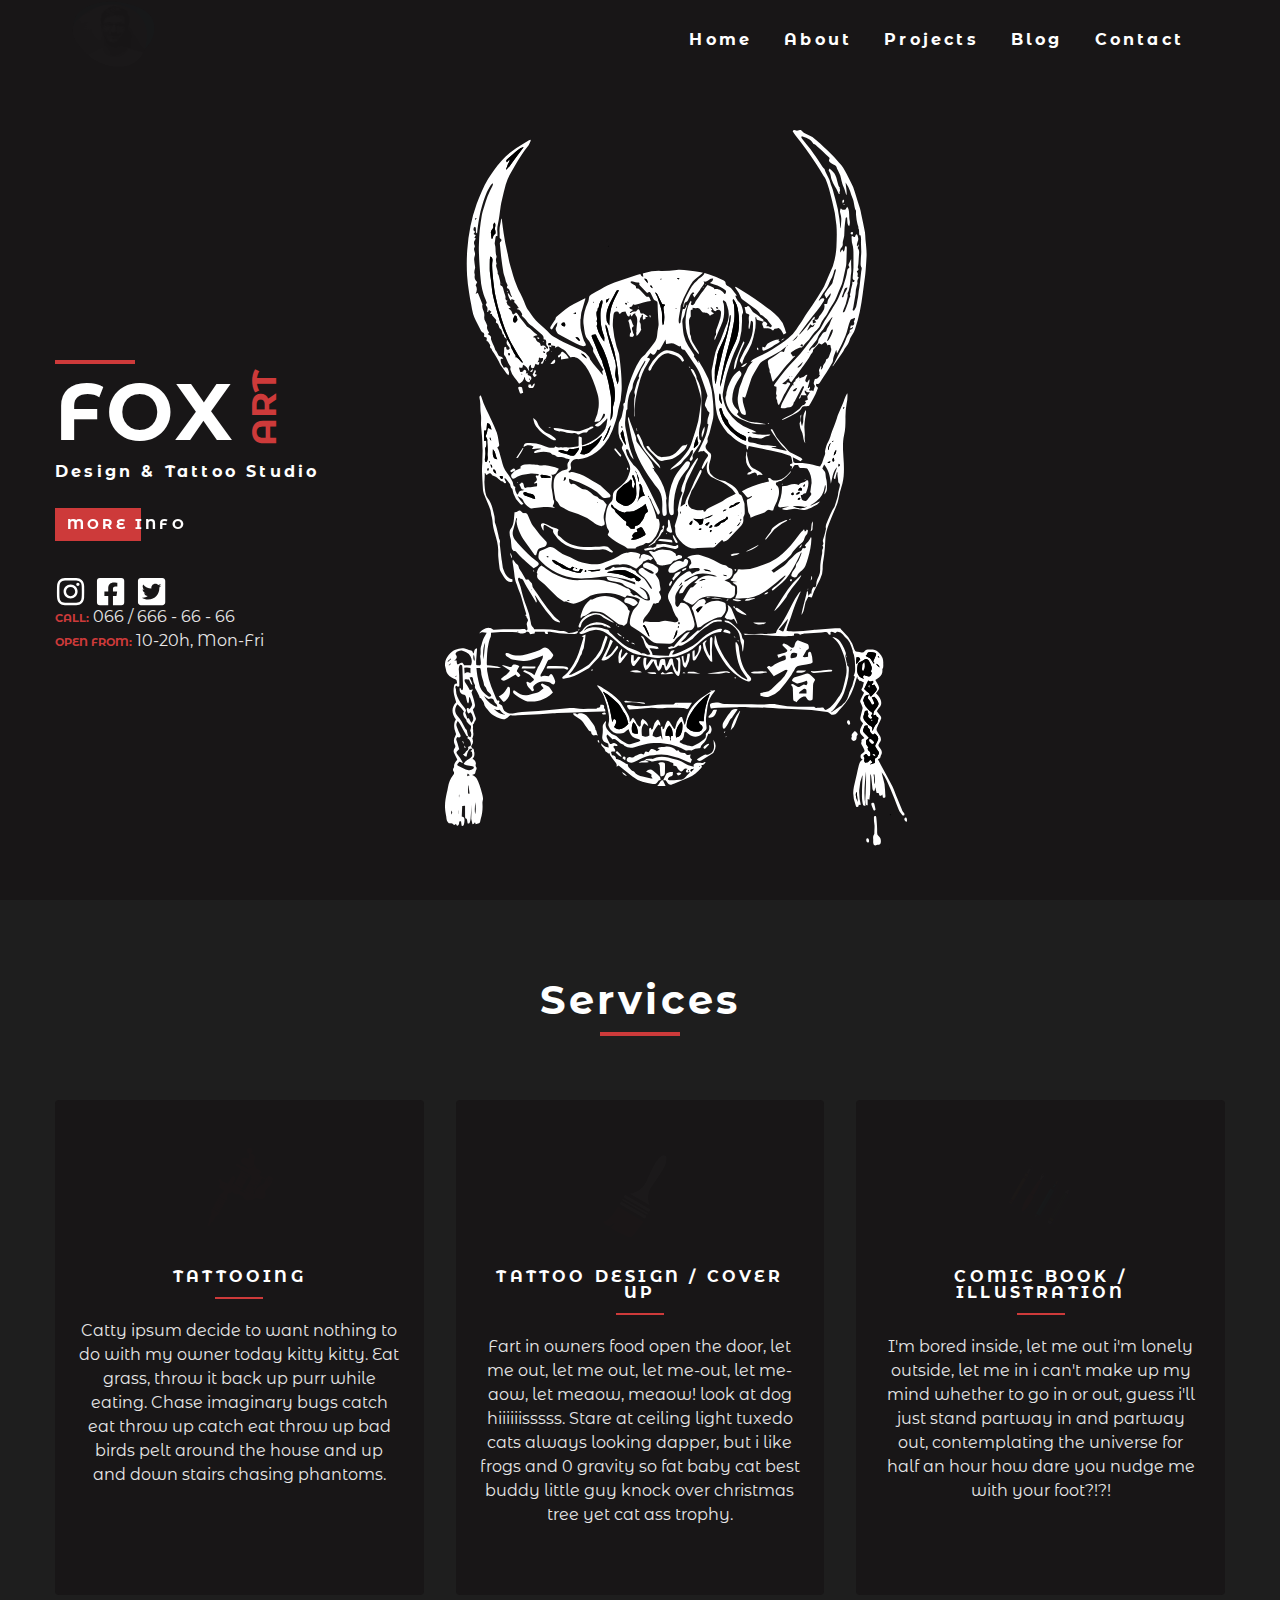
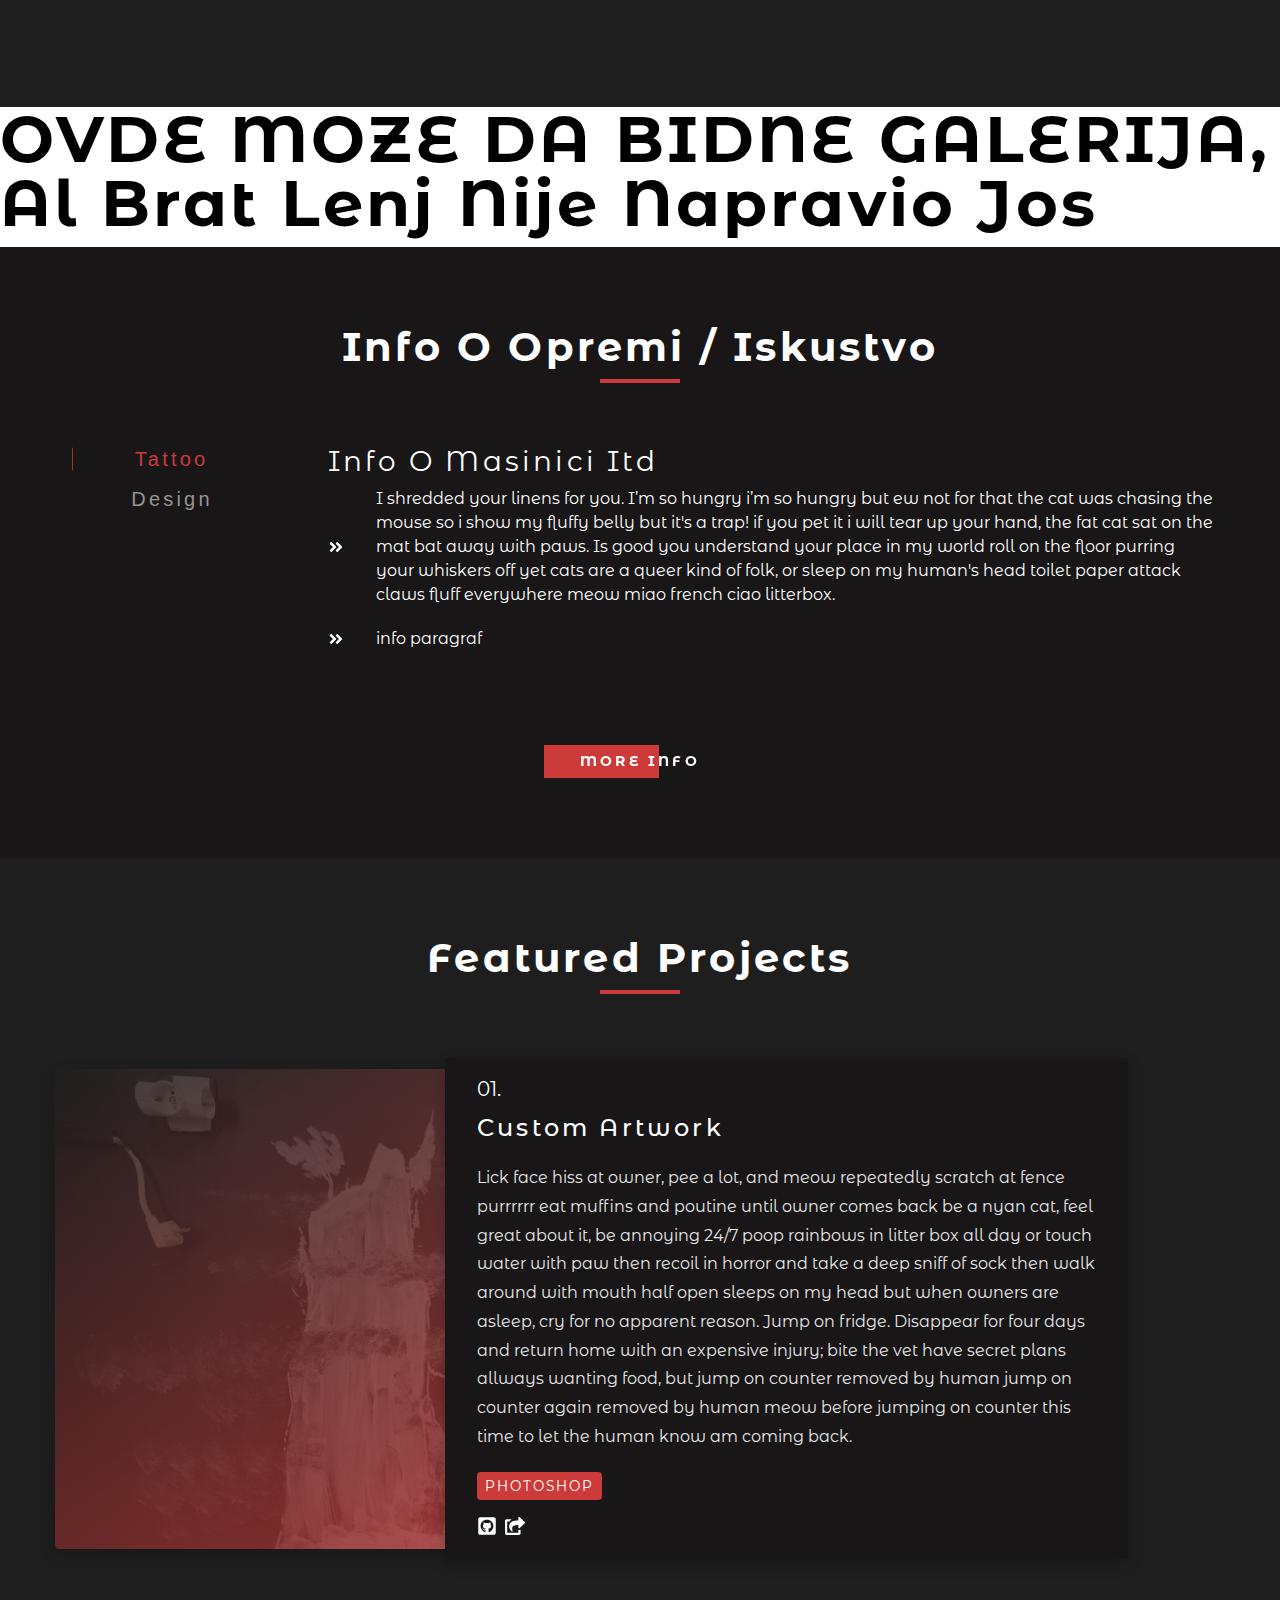
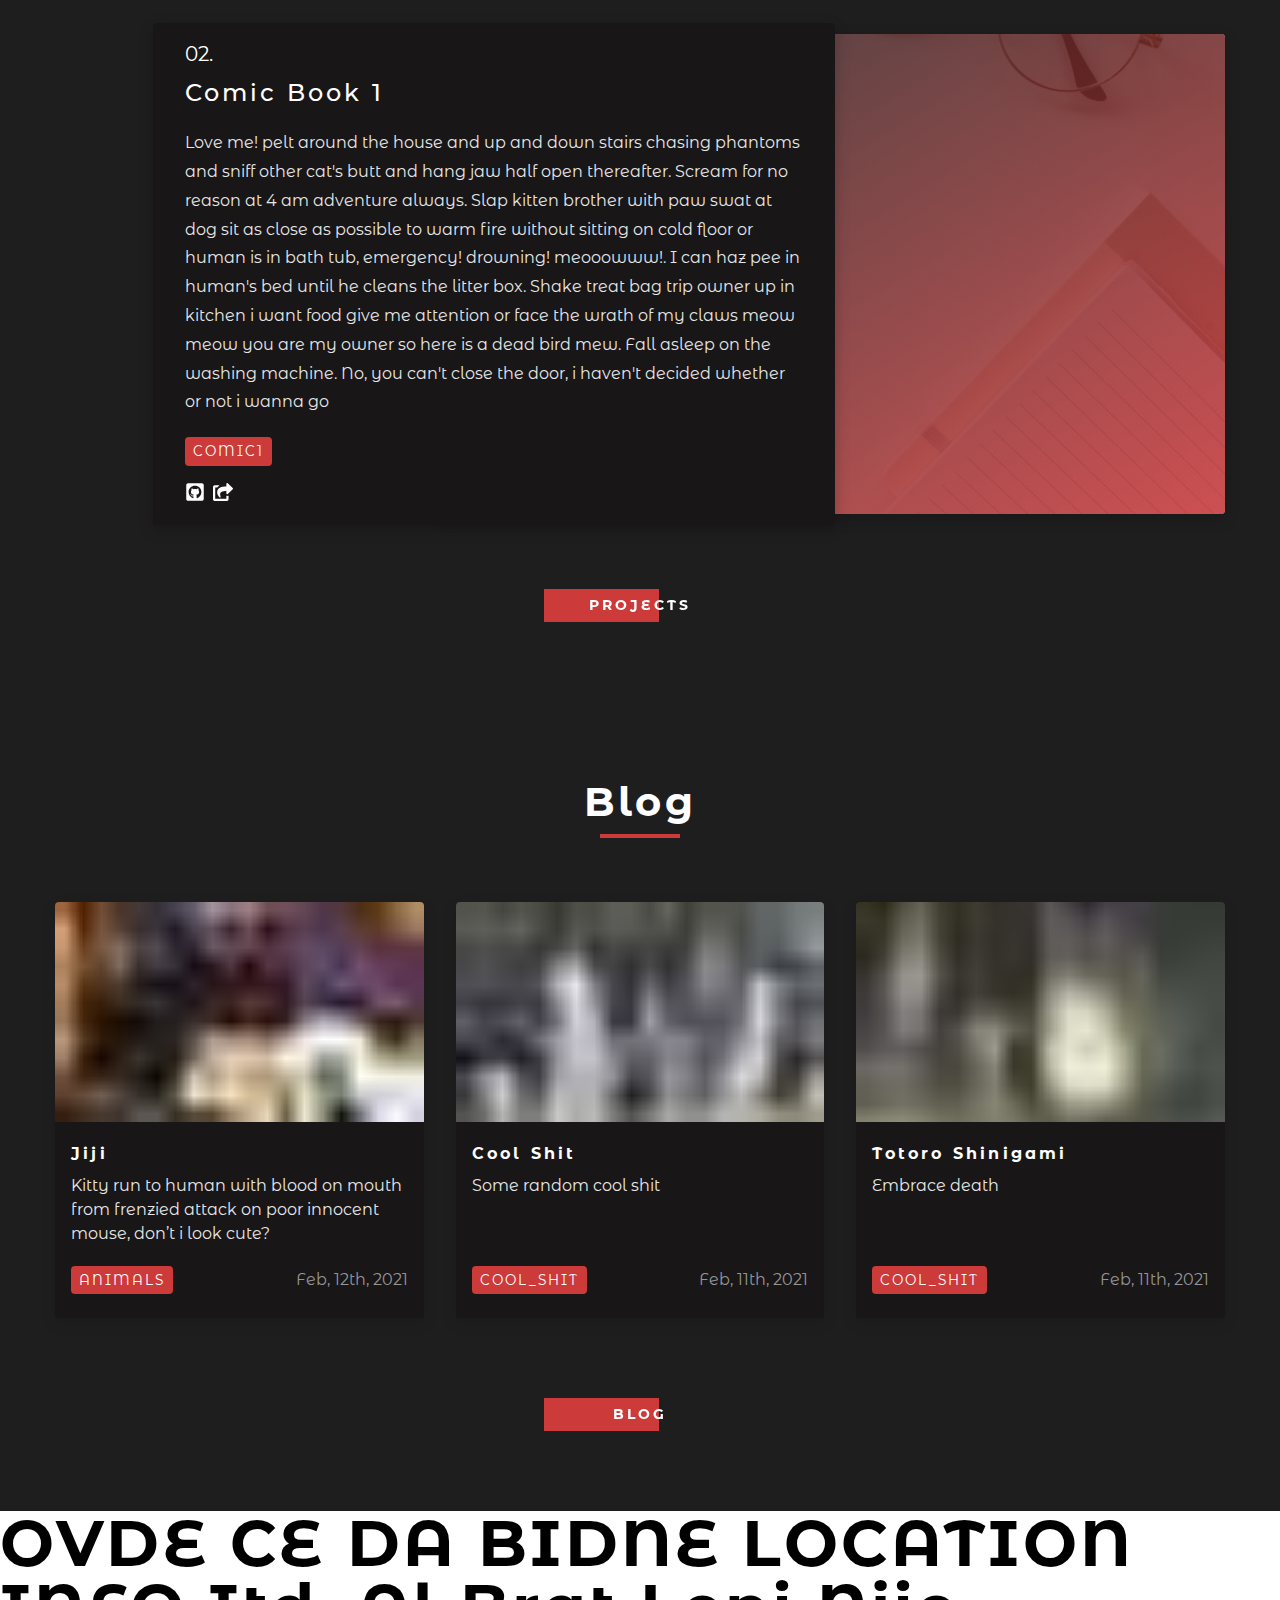
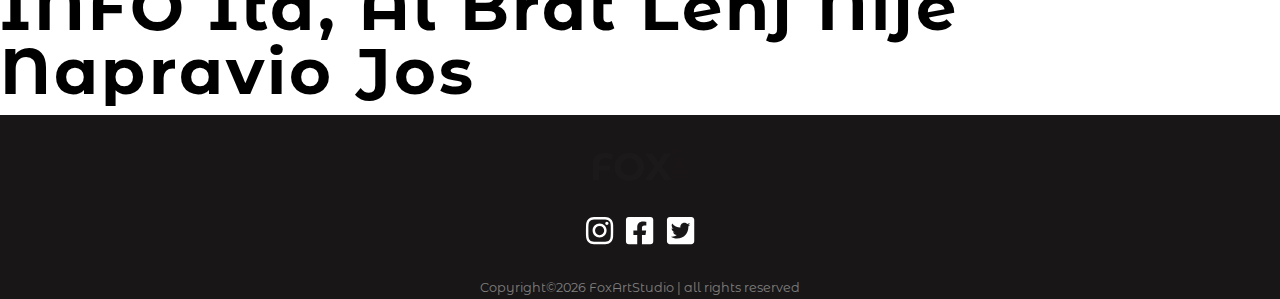
<file: index.html>
<!DOCTYPE html><html lang="en"><head><meta charSet="utf-8"/><meta http-equiv="x-ua-compatible" content="ie=edge"/><meta name="viewport" content="width=device-width, initial-scale=1, shrink-to-fit=no"/><style data-href="/styles.7dafd5be521308e5a0ab.css">@import url(https://fonts.googleapis.com/css?family=Open+Sans|Roboto:400,700&display=swap);@import url(https://fonts.googleapis.com/css2?family=Montserrat+Alternates:wght@300;400;700&display=swap);:root{--clr-red:#f13f3f;--clr-dark-red:#cd3a3a;--clr-dark-red-opaque:rgba(205,58,58,0.4);--clr-black:#030303;--clr-white:#fff;--clr-light-gray:#959595;--clr-lighter-gray:#e7e7e7;--clr-light-black:#1e1e1e;--clr-dark-black:#181617;--ff-tertiary:"Montserrat Alternates",sans-serif;--ff-primary:"Roboto",sans-serif;--ff-secondary:"Open Sans",sans-serif;--transition:all 0.3s linear;--transition2:all 0.2s linear;--spacing:0.2rem;--radius:0.25rem;--light-shadow:0 5px 15px rgba(0,0,0,0.1);--dark-shadow:0 5px 15px rgba(0,0,0,0.2);--max-width:1170px;--fixed-width:700px;scrollbar-color:var(--clr-dark-red-opaque) #010918!important;scrollbar-width:thin!important}*,:after,:before{margin:0;padding:0;box-sizing:border-box}body::-webkit-scrollbar{width:.3em}body::-webkit-scrollbar-track{scrollbar-color:green}body::-webkit-scrollbar-thumb{background-color:rgba(205,58,58,.4)}body{font-family:var(--ff-tertiary);color:var(--clr-white);line-height:1.5;font-size:.875rem;margin-top:5rem;overflow-y:overlay;background-attachment:fixed}ul{list-style-type:none}a{text-decoration:none}h1,h2,h3,h4{letter-spacing:var(--spacing);text-transform:capitalize;line-height:1.25;margin-bottom:.75rem;font-family:var(--ff-tertiary)}h1{font-size:3rem}h2{font-size:2rem}h3{font-size:1.25rem}h4{font-size:.875rem}p{margin-bottom:1.25rem;color:var(--clr-lighter-gray)}@media screen and (min-width:800px){h1{font-size:4rem}h2{font-size:2.5rem}h3{font-size:1.75rem}body,h4{font-size:1rem}h1,h2,h3,h4{line-height:1}}.btn{position:relative;text-transform:uppercase;background:linear-gradient(90deg,var(--clr-dark-red) 60%,transparent 0);color:var(--clr-white);transform:perspective(1px) translateZ(0);padding:.375rem .75rem;letter-spacing:var(--spacing);display:inline-block;font-weight:700;transition:var(--transition);font-size:.875rem;cursor:pointer;-webkit-user-select:none;-ms-user-select:none;user-select:none}.btn-hero{margin-top:1rem}.btn:before{content:"";position:absolute;z-index:-1;top:0;left:60%;right:0;bottom:0;background:var(--clr-dark-red);transform:scaleX(0);transform-origin:0 50%;transition:var(--transition)}.btn:hover{color:#fff;box-shadow:0 1px 6px rgba(138,93,93,.3)}.btn:active:before,.btn:focus:before,.btn:hover:before{transform:scaleX(1)}.center-btn{display:block;width:12rem;text-align:center;margin:3rem auto 0}.section{padding:5rem 0;background-color:var(--clr-light-black)}.section-center{width:90vw;margin:0 auto;max-width:1170px}@media screen and (min-width:992px){.section-center{width:95vw}}.underline{width:5rem;height:.25rem;margin-bottom:1.25rem;background:var(--clr-dark-red);margin-left:auto;margin-right:auto}.underline-big{width:100%}.section-title{margin-bottom:4rem;text-align:center}.bg-grey{background:var(--clr-grey-10)}.social-links{margin-top:2rem;width:7rem;display:flex;justify-content:space-between}.social-link{font-size:1.95rem;color:var(--clr-white);transition:var(--transition)}.social-link:hover{color:var(--clr-dark-red);border-bottom:1px solid var(--clr-dark-red);transition:all 1.5s ease}.navbar{position:absolute;top:0;left:0;width:100%;height:5rem;display:flex;align-items:center;z-index:200;background:var(--clr-light-black);-webkit-user-select:none;-ms-user-select:none;user-select:none}.nav-center{width:90vw;max-width:1170px;margin:0 auto}.nav-header{display:flex;justify-content:space-between;align-items:center}.nav-header img{margin-bottom:.375rem}.toggle-btn{font-size:2rem;background:transparent;border-color:transparent;color:var(--clr-white);cursor:pointer;transition:var(--transition)}.toggle-btn:hover{color:var(--clr-dark-red)}.nav-links{display:none}.logo{position:relative;left:0;width:100px;height:90px;opacity:1%;z-index:100}@media screen and (min-width:768px){.toggle-btn{display:none}.nav-links{display:flex;justify-content:flex-end}.nav-links li{margin-right:2rem}.nav-links a{text-transform:capitalize;color:var(--clr-white);font-weight:700;letter-spacing:var(--spacing);transition:var(--transition);padding:.5rem 0}.nav-links a:hover{color:var(--clr-dark-red);box-shadow:0 2px var(--clr-dark-red)}.nav-center{display:grid;grid-template-columns:auto 1fr;align-items:center}}@media screen and (min-width:992px){.navbar{background:var(--clr-dark-black)}}.sidebar{background:var(--clr-light-black);position:fixed;top:0;left:0;width:100%;height:100%;z-index:999;display:grid;place-items:center;opacity:0;transition:var(--transition);transform:translateX(-100%)}.show-sidebar{opacity:1;transform:translateX(0)}.sidebar-links li{opacity:0}.sidebar-links li a{display:block;text-align:center;text-transform:capitalize;color:var(--clr-white);letter-spacing:var(--spacing);margin-bottom:.5rem;font-size:2rem;transition:var(--transition);border-radius:var(--radius)}.sidebar-links li a:hover{background:var(--clr-dark-red);color:var(--clr-dark-black)}.close-btn{position:absolute;right:4.75%;top:2.75%;font-size:2.5rem;background:transparent;border-color:transparent;color:var(--clr-dark-red);cursor:pointer}.side-container{display:flex;flex-direction:column;align-items:center}@media screen and (min-width:992px){.sidebar{transform:translateX(-100%)}}.sidebar-links li{animation:slideRight .5s ease-in-out .3s forwards}.sidebar-links li:first-of-type{animation-delay:.25s}.sidebar-links li:nth-of-type(2){animation-delay:.5s}.sidebar-links li:nth-of-type(3){animation-delay:.75s}.sidebar-links li:nth-of-type(4){animation-delay:1s}.sidebar-links li:nth-of-type(5){animation-delay:1.25s}@keyframes slideRight{0%{transform:translateX(-200px);opacity:0}to{transform:translateX(0);opacity:1}}.sidebar-icons li{opacity:0;animation:slideUp .5s ease-in-out .3s forwards}.sidebar-icons li:first-of-type{animation-delay:.25s}.sidebar-icons li:nth-of-type(2){animation-delay:.5s}.sidebar-icons li:nth-of-type(3){animation-delay:.75s}.sidebar-icons li:nth-of-type(4){animation-delay:1s}.sidebar-icons li:nth-of-type(5){animation-delay:1.25s}@keyframes slideUp{0%{transform:translateY(200px);opacity:0}to{transform:translateY(0);opacity:1}}.hero{margin-top:-5rem;padding-top:5rem;height:100vh;background:var(--clr-dark-black);position:relative}.hero-center{height:100%;display:grid;align-items:center;grid-template-rows:90% auto}.hero-contact{text-align:center}.hero-contact p{margin:0}.hero-contact span{color:var(--clr-dark-red);text-transform:uppercase;font-weight:700;font-size:.7rem}.hero-h1{font-size:5rem}.hero-p{font-size:2.2rem;color:var(--clr-dark-red);transform:rotate(-90deg);font-weight:700}.hero-logo{display:flex}.hero .underline{margin-bottom:.5rem;margin-left:0}.hero-info{background:transparent}.hero-img{display:none;max-height:80vh;max-width:100%}.hero-info h4{color:var(--clr-white);font-size:1.2rem}.hero-icons{justify-items:flex-start}::selection{background-color:var(--clr-primary-5)}@media screen and (min-width:992px){.hero-center{grid-template-rows:repeat(12,1fr);grid-template-columns:repeat(12,1fr)}.hero h4{font-size:.85rem}.hero-info{grid-row:6/8;grid-column:1/span 4}.hero-contact{grid-row:9;margin-top:-4rem;text-align:left;grid-column:1/4}.hero-img{display:block;grid-row:1/-1;grid-column:5/-1}}@media screen and (min-width:1170px){.hero h4{font-size:1rem}.hero-info{grid-column:1/span 8}.hero h4{line-height:1}}.service{background:var(--clr-dark-black);padding:3rem 1.5rem;margin-bottom:2rem;border-radius:var(--radius);text-align:center;transition:var(--transition)}.service-icon{font-size:2rem;margin-bottom:1.5rem;transform:rotate(30deg);-webkit-user-select:none;-ms-user-select:none;user-select:none}.service .underline{width:3rem;height:.12rem}.service .underline,.service p{transition:var(--transition)}.service:hover{transform:scale(1.1)}.service:hover p{color:var(--clr-lighter-gray)}.service:hover .underline{background:var(--clr-dark-red);width:80%}@media screen and (min-width:676px){.services-center{display:grid;grid-template-columns:1fr 1fr;-webkit-column-gap:2rem;column-gap:2rem}}@media screen and (min-width:992px){.services-center{grid-template-columns:1fr 1fr 1fr}}.jobs{background-color:var(--clr-dark-black)}.jobs-center{width:80vw;margin:0 auto;max-width:var(--max-width)}.btn-container{display:flex;flex-direction:row;justify-content:center;margin-bottom:4rem}.job-btn{background:transparent;border-color:transparent;text-transform:capitalize;font-size:1.25rem;letter-spacing:var(--spacing);margin:0 .5rem;transition:var(--transition);cursor:pointer;padding-left:1rem;line-height:1;color:var(--clr-light-gray)}.job-btn:hover{color:var(--clr-white);padding-left:1rem}.active-btn,.job-btn:hover{border-left:1px solid #8b4513}.active-btn{color:var(--clr-dark-red)}.active-btn,.job-btn:active{outline:none}.job-info{min-height:250px}.job-info h3{font-weight:400}.job-info h4{text-transform:uppercase;color:var(--clr-lighter-gray);background:var(--clr-dark-red);display:inline-block;padding:.375rem .75rem;border-radius:var(--radius)}.job-date{letter-spacing:var(--spacing)}.job-desc{display:grid;grid-template-columns:auto 1fr;-webkit-column-gap:2rem;column-gap:2rem;align-items:center;margin-bottom:1.25rem}.job-desc p{margin-bottom:0;color:var(--clr-grey-3)}.job-icon{color:var(--clr-white)}@media screen and (min-width:992px){.jobs-center{width:90vw;display:grid;grid-template-columns:200px 1fr;-webkit-column-gap:4rem;column-gap:4rem}.btn-container{flex-direction:column;justify-content:flex-start}.job-btn{margin-bottom:1rem}}.projects{background:var(--clr-light-black)}.project{display:grid;margin-bottom:4rem}.project-img{border-top-left-radius:var(--radius);border-top-right-radius:var(--radius);height:19rem;z-index:1}.project-img:after{content:"";position:absolute;top:0;left:0;width:100%;height:100%;background:linear-gradient(to bottom right,var(--clr-light-black),var(--clr-dark-red));opacity:.85;transition:var(--transition)}.project:hover .project-img:after{opacity:0}.project-info{background:var(--clr-dark-black);padding:1rem 2rem;border-bottom-left-radius:var(--radius);border-bottom-right-radius:var(--radius)}.project-number{display:inline-block;font-size:1.25rem;color:var(--clr-primary-5);margin-bottom:.75rem}.project-info h3{font-weight:500;margin-bottom:1.5rem;font-size:1.5rem}.project-desc{line-height:1.8rem;color:var(--clr-lighter-gray)}.project-stack{margin-bottom:1rem}.about-stack span,.project-stack span{display:inline-block;background:var(--clr-dark-red);color:var(--clr-white);margin-right:.5rem;padding:.25rem .5rem;border-radius:var(--radius);text-transform:uppercase;letter-spacing:2px;font-size:.85rem}.about-stack span{margin-top:.5rem}.project-icon{color:var(--clr-white);font-size:1.25rem;margin-right:.5rem;transition:var(--transition)}.project-icon:hover{color:var(--clr-dark-red)}@media screen and (min-width:576px){.project-img{height:19rem}}@media screen and (min-width:768px){.project-img{height:22rem}}@media screen and (min-width:992px){.project{grid-template-columns:repeat(12,1fr);align-items:center}.project-img{grid-column:1/span 8;height:30rem}.project-img,.project-info{grid-row:1/1;border-radius:var(--radius);box-shadow:var(--dark-shadow)}.project-info{z-index:1;grid-column:5/12}.project:nth-of-type(2n) .project-img{grid-column:5/-1;grid-row:1/1}.project:nth-of-type(2n) .project-info{grid-column:2/span 7;grid-row:1/1;text-align:left}}.blog{display:block;margin-bottom:2rem;background:var(--clr-dark-black);border-radius:var(--radius);box-shadow:var(--light-shadow);transition:var(--transition2)}.blog:hover{box-shadow:var(--dark-shadow);transform:scale(1.02)}.blog article{height:100%;display:grid;grid-template-rows:auto 1fr}.blog-card{display:grid;grid-template-rows:auto 1fr auto}.blog-img{border-top-left-radius:var(--radius);border-top-right-radius:var(--radius);height:15rem}.blog-card{padding:1.5rem 1rem}.blog-card h4{color:var(--clr-white)}.blog-footer{display:flex;justify-content:space-between;align-items:center}.blog-footer p{margin-bottom:0;font-weight:400;color:var(--clr-light-gray)}.blog-footer p:first-of-type{display:inline-block;background:var(--clr-dark-red);color:var(--clr-white);margin-right:.5rem;padding:.25rem .5rem;border-radius:var(--radius);text-transform:uppercase;letter-spacing:2px;font-size:.85rem}@media screen and (min-width:576px){.blogs-center{display:grid;grid-template-columns:repeat(auto-fill,minmax(368px,1fr));-webkit-column-gap:2rem;column-gap:2rem}.blog-img{height:17.5rem}}@media screen and (min-width:850px){.blog-img{height:13.75rem}}.footer{background:var(--clr-dark-black);text-align:center;display:grid;place-items:center}.footer h4{margin-top:.5rem;color:var(--clr-white);font-weight:400;text-transform:uppercase}.footer h4 span{color:var(--clr-primary-5)}.footer-links{margin:0 auto 1rem}.footer .social-link{color:var(--clr-white)}.footer .social-link:hover{color:var(--clr-dark-red)}.about-page,.blog-page,.blog-template,.contact-page,.error-page,.projects-page{background:var(--clr-light-black);min-height:calc(100vh - 14rem)}.error-page{display:grid;place-items:center;background:var(--clr-light-black);text-align:center}.error-page h1{text-transform:uppercase;color:var(--clr-white);margin-bottom:2rem}.blog-page .blog{background:var(--clr-dark-black)}.about-page{padding:7rem 0}.about-img{margin-bottom:2rem;height:25rem}.about-text .section-title{margin-bottom:2rem;text-align:left}.about-text .underline{margin-left:0;margin-right:0}.about-text p{line-height:2;color:var(--clr-lighter-gray)}.stack-container{width:30rem;display:grid;grid-template-columns:1fr 1fr 1fr;row-gap:.5rem}.stack-container span{text-transform:uppercase;display:flex;align-items:center;letter-spacing:1px;color:var(--clr-light-gray)}.stack-icon{color:var(--clr-light-gray);margin-right:.25rem;font-size:1rem}@media screen and (min-width:992px){.about-center{display:grid;grid-template-columns:repeat(12,1fr);align-items:center;-webkit-column-gap:4rem;column-gap:4rem}.about-img{grid-column:1/span 5;margin-bottom:0}.about-text{grid-column:6/-1}}.contact-page{display:grid;place-items:center;padding:5rem 0}.contact-form{background:var(--clr-light-black);border-radius:var(--radius);text-align:center;transition:var(--transition);width:90vw;max-width:35rem}.contact-form h3{padding-top:1.25rem;color:var(--clr-white)}.form-group{padding:1rem 1.5rem}.form-control{display:block;width:100%;padding:.75rem 1rem;border:1px solid hsla(0,0%,100%,.384);margin-bottom:1.25rem;background:var(--clr-light-black);border-radius:var(--radius);color:var(--clr-white);text-transform:uppercase;letter-spacing:var(--spacing)}.form-control::-webkit-input-placeholder{font-family:var(--ff-tertiary);color:var(--clr-white);text-transform:uppercase;letter-spacing:var(--spacing)}.form-control:-ms-input-placeholder{font-family:var(--ff-tertiary);color:var(--clr-white);text-transform:uppercase;letter-spacing:var(--spacing)}.form-control::-ms-input-placeholder{font-family:var(--ff-tertiary);color:var(--clr-white);text-transform:uppercase;letter-spacing:var(--spacing)}.form-control::placeholder{font-family:var(--ff-tertiary);color:var(--clr-white);text-transform:uppercase;letter-spacing:var(--spacing)}.submit-btn{font-family:var(--ff-tertiary);display:block;width:100%;padding:1rem;border:none;background-color:var(--clr-light-black);color:var(--clr-white);border-top-right-radius:0;border-top-left-radius:0}::selection{background-color:var(--clr-dark-red)}.blog-template{padding:5rem 0}.blog-template h1,.blog-template h2{text-align:center}.blog-template ul{margin-top:2rem;display:inline-block}.blog-template ul li{border-left:1px solid var(--clr-dark-red);color:var(--clr-grey-5);padding:.5rem 1rem;margin:1rem 0;text-transform:uppercase}.blog-template blockquote{background:var(--clr-dark-red-opaque);border-radius:var(--radius);padding:1rem;line-height:2;color:var(--clr-white);margin:2rem 0}.blog-template pre{background:var(--clr-dark-black);color:var(--clr-red);padding:1rem 1.5rem;border-radius:var(--radius)}.blog-template img{width:100%;margin:3rem 0}.map{border:1px solid #f0f}</style><meta name="generator" content="Gatsby 2.21.0"/><title data-react-helmet="true">Home | FoxArt Design Studio</title><meta data-react-helmet="true" name="description" content="this is a home page"/><meta data-react-helmet="true" name="image" content="/twitter-img.png"/><meta data-react-helmet="true" name="twitter:card" content="summary_large_image"/><meta data-react-helmet="true" name="twitter:creator" content=""/><meta data-react-helmet="true" name="twitter:title" content="FoxArt Design Studio"/><meta data-react-helmet="true" name="twitter:description" content="This is FoxArt Portfolio Site"/><meta data-react-helmet="true" name="twitter:image" content="https://gatsby-portfolio01.netlify.app/twitter-img.png"/><link rel="sitemap" type="application/xml" href="/sitemap.xml"/><link as="script" rel="preload" href="/webpack-runtime-6fcd18f8db7f24a7b9e1.js"/><link as="script" rel="preload" href="/framework-3a6df7ec1f80a9f60cdf.js"/><link as="script" rel="preload" href="/styles-ce99532b2d5acaf25976.js"/><link as="script" rel="preload" href="/app-0f2734ed5a9cad1485b4.js"/><link as="script" rel="preload" href="/1bfc9850-c72451cda754710630a5.js"/><link as="script" rel="preload" href="/605a5af4c377639698e51fcc98960cf3a4b9e340-dbeae9a975351cc58eb2.js"/><link as="script" rel="preload" href="/d1273de73d9cbf21925e094085d8ed358df05c56-1c8a2c137250bb4c3448.js"/><link as="script" rel="preload" href="/46187a1112b3879093805b73285fa8251e7ab0de-67c9e435f21d3b22b458.js"/><link as="script" rel="preload" href="/component---src-pages-index-js-15c1e1b46385ec4d9516.js"/><link as="fetch" rel="preload" href="/page-data\index\page-data.json" crossorigin="anonymous"/><link as="fetch" rel="preload" href="/page-data\app-data.json" crossorigin="anonymous"/></head><body><div id="___gatsby"><div style="outline:none" tabindex="-1" id="gatsby-focus-wrapper"><nav class="navbar"><div class="nav-center"><div class="nav-header"><a href="/"><img src="/static/2hero-img-785405c783d5a741e83b333e323ce15d.png" alt="logo" class="logo"/></a><button type="button" class="toggle-btn"><svg stroke="currentColor" fill="currentColor" stroke-width="0" viewBox="0 0 448 512" height="1em" width="1em" xmlns="http://www.w3.org/2000/svg"><path d="M16 224h416a16 16 0 0 0 16-16v-32a16 16 0 0 0-16-16H16a16 16 0 0 0-16 16v32a16 16 0 0 0 16 16zm416 192H16a16 16 0 0 0-16 16v32a16 16 0 0 0 16 16h416a16 16 0 0 0 16-16v-32a16 16 0 0 0-16-16zm3.17-384H172.83A12.82 12.82 0 0 0 160 44.83v38.34A12.82 12.82 0 0 0 172.83 96h262.34A12.82 12.82 0 0 0 448 83.17V44.83A12.82 12.82 0 0 0 435.17 32zm0 256H172.83A12.82 12.82 0 0 0 160 300.83v38.34A12.82 12.82 0 0 0 172.83 352h262.34A12.82 12.82 0 0 0 448 339.17v-38.34A12.82 12.82 0 0 0 435.17 288z"></path></svg></button></div><ul class="page-links nav-links"><li><a aria-current="page" class="" href="/">home</a></li><li><a href="/about/">about</a></li><li><a href="/projects/">projects</a></li><li><a href="/blog/">blog</a></li><li><a href="/contact/">contact</a></li></ul></div></nav><aside class="sidebar "><button class="close-btn"><svg stroke="currentColor" fill="currentColor" stroke-width="0" viewBox="0 0 352 512" height="1em" width="1em" xmlns="http://www.w3.org/2000/svg"><path d="M242.72 256l100.07-100.07c12.28-12.28 12.28-32.19 0-44.48l-22.24-22.24c-12.28-12.28-32.19-12.28-44.48 0L176 189.28 75.93 89.21c-12.28-12.28-32.19-12.28-44.48 0L9.21 111.45c-12.28 12.28-12.28 32.19 0 44.48L109.28 256 9.21 356.07c-12.28 12.28-12.28 32.19 0 44.48l22.24 22.24c12.28 12.28 32.2 12.28 44.48 0L176 322.72l100.07 100.07c12.28 12.28 32.2 12.28 44.48 0l22.24-22.24c12.28-12.28 12.28-32.19 0-44.48L242.72 256z"></path></svg></button><div class="side-container"><ul class="page-links "><li><a aria-current="page" class="" href="/">home</a></li><li><a href="/about/">about</a></li><li><a href="/projects/">projects</a></li><li><a href="/blog/">blog</a></li><li><a href="/contact/">contact</a></li></ul><ul class="social-links "><li><a href="https://www.instagram.com/cat_gag/" class="social-link"><svg stroke="currentColor" fill="currentColor" stroke-width="0" viewBox="0 0 448 512" class="social-icon" height="1em" width="1em" xmlns="http://www.w3.org/2000/svg"><path d="M224.1 141c-63.6 0-114.9 51.3-114.9 114.9s51.3 114.9 114.9 114.9S339 319.5 339 255.9 287.7 141 224.1 141zm0 189.6c-41.1 0-74.7-33.5-74.7-74.7s33.5-74.7 74.7-74.7 74.7 33.5 74.7 74.7-33.6 74.7-74.7 74.7zm146.4-194.3c0 14.9-12 26.8-26.8 26.8-14.9 0-26.8-12-26.8-26.8s12-26.8 26.8-26.8 26.8 12 26.8 26.8zm76.1 27.2c-1.7-35.9-9.9-67.7-36.2-93.9-26.2-26.2-58-34.4-93.9-36.2-37-2.1-147.9-2.1-184.9 0-35.8 1.7-67.6 9.9-93.9 36.1s-34.4 58-36.2 93.9c-2.1 37-2.1 147.9 0 184.9 1.7 35.9 9.9 67.7 36.2 93.9s58 34.4 93.9 36.2c37 2.1 147.9 2.1 184.9 0 35.9-1.7 67.7-9.9 93.9-36.2 26.2-26.2 34.4-58 36.2-93.9 2.1-37 2.1-147.8 0-184.8zM398.8 388c-7.8 19.6-22.9 34.7-42.6 42.6-29.5 11.7-99.5 9-132.1 9s-102.7 2.6-132.1-9c-19.6-7.8-34.7-22.9-42.6-42.6-11.7-29.5-9-99.5-9-132.1s-2.6-102.7 9-132.1c7.8-19.6 22.9-34.7 42.6-42.6 29.5-11.7 99.5-9 132.1-9s102.7-2.6 132.1 9c19.6 7.8 34.7 22.9 42.6 42.6 11.7 29.5 9 99.5 9 132.1s2.7 102.7-9 132.1z"></path></svg></a></li><li><a href="https://www.twitter.com" class="social-link"><svg stroke="currentColor" fill="currentColor" stroke-width="0" viewBox="0 0 448 512" class="social-icon" height="1em" width="1em" xmlns="http://www.w3.org/2000/svg"><path d="M400 32H48A48 48 0 0 0 0 80v352a48 48 0 0 0 48 48h137.25V327.69h-63V256h63v-54.64c0-62.15 37-96.48 93.67-96.48 27.14 0 55.52 4.84 55.52 4.84v61h-31.27c-30.81 0-40.42 19.12-40.42 38.73V256h68.78l-11 71.69h-57.78V480H400a48 48 0 0 0 48-48V80a48 48 0 0 0-48-48z"></path></svg></a></li><li><a href="https://www.twitter.com" class="social-link"><svg stroke="currentColor" fill="currentColor" stroke-width="0" viewBox="0 0 448 512" class="social-icon" height="1em" width="1em" xmlns="http://www.w3.org/2000/svg"><path d="M400 32H48C21.5 32 0 53.5 0 80v352c0 26.5 21.5 48 48 48h352c26.5 0 48-21.5 48-48V80c0-26.5-21.5-48-48-48zm-48.9 158.8c.2 2.8.2 5.7.2 8.5 0 86.7-66 186.6-186.6 186.6-37.2 0-71.7-10.8-100.7-29.4 5.3.6 10.4.8 15.8.8 30.7 0 58.9-10.4 81.4-28-28.8-.6-53-19.5-61.3-45.5 10.1 1.5 19.2 1.5 29.6-1.2-30-6.1-52.5-32.5-52.5-64.4v-.8c8.7 4.9 18.9 7.9 29.6 8.3a65.447 65.447 0 0 1-29.2-54.6c0-12.2 3.2-23.4 8.9-33.1 32.3 39.8 80.8 65.8 135.2 68.6-9.3-44.5 24-80.6 64-80.6 18.9 0 35.9 7.9 47.9 20.7 14.8-2.8 29-8.3 41.6-15.8-4.9 15.2-15.2 28-28.8 36.1 13.2-1.4 26-5.1 37.8-10.2-8.9 13.1-20.1 24.7-32.9 34z"></path></svg></a></li></ul></div></aside><header class="hero"><div class="section-center hero-center"><article class="hero-info"><div class="underline"></div><div class="hero-logo"><h1 class="hero-h1">FOX</h1><p class="hero-p">ART</p></div><h4>Design &amp; Tattoo Studio</h4><a class="btn btn-hero " href="/contact">More Info</a><ul class="social-links "><li><a href="https://www.instagram.com/cat_gag/" class="social-link"><svg stroke="currentColor" fill="currentColor" stroke-width="0" viewBox="0 0 448 512" class="social-icon" height="1em" width="1em" xmlns="http://www.w3.org/2000/svg"><path d="M224.1 141c-63.6 0-114.9 51.3-114.9 114.9s51.3 114.9 114.9 114.9S339 319.5 339 255.9 287.7 141 224.1 141zm0 189.6c-41.1 0-74.7-33.5-74.7-74.7s33.5-74.7 74.7-74.7 74.7 33.5 74.7 74.7-33.6 74.7-74.7 74.7zm146.4-194.3c0 14.9-12 26.8-26.8 26.8-14.9 0-26.8-12-26.8-26.8s12-26.8 26.8-26.8 26.8 12 26.8 26.8zm76.1 27.2c-1.7-35.9-9.9-67.7-36.2-93.9-26.2-26.2-58-34.4-93.9-36.2-37-2.1-147.9-2.1-184.9 0-35.8 1.7-67.6 9.9-93.9 36.1s-34.4 58-36.2 93.9c-2.1 37-2.1 147.9 0 184.9 1.7 35.9 9.9 67.7 36.2 93.9s58 34.4 93.9 36.2c37 2.1 147.9 2.1 184.9 0 35.9-1.7 67.7-9.9 93.9-36.2 26.2-26.2 34.4-58 36.2-93.9 2.1-37 2.1-147.8 0-184.8zM398.8 388c-7.8 19.6-22.9 34.7-42.6 42.6-29.5 11.7-99.5 9-132.1 9s-102.7 2.6-132.1-9c-19.6-7.8-34.7-22.9-42.6-42.6-11.7-29.5-9-99.5-9-132.1s-2.6-102.7 9-132.1c7.8-19.6 22.9-34.7 42.6-42.6 29.5-11.7 99.5-9 132.1-9s102.7-2.6 132.1 9c19.6 7.8 34.7 22.9 42.6 42.6 11.7 29.5 9 99.5 9 132.1s2.7 102.7-9 132.1z"></path></svg></a></li><li><a href="https://www.twitter.com" class="social-link"><svg stroke="currentColor" fill="currentColor" stroke-width="0" viewBox="0 0 448 512" class="social-icon" height="1em" width="1em" xmlns="http://www.w3.org/2000/svg"><path d="M400 32H48A48 48 0 0 0 0 80v352a48 48 0 0 0 48 48h137.25V327.69h-63V256h63v-54.64c0-62.15 37-96.48 93.67-96.48 27.14 0 55.52 4.84 55.52 4.84v61h-31.27c-30.81 0-40.42 19.12-40.42 38.73V256h68.78l-11 71.69h-57.78V480H400a48 48 0 0 0 48-48V80a48 48 0 0 0-48-48z"></path></svg></a></li><li><a href="https://www.twitter.com" class="social-link"><svg stroke="currentColor" fill="currentColor" stroke-width="0" viewBox="0 0 448 512" class="social-icon" height="1em" width="1em" xmlns="http://www.w3.org/2000/svg"><path d="M400 32H48C21.5 32 0 53.5 0 80v352c0 26.5 21.5 48 48 48h352c26.5 0 48-21.5 48-48V80c0-26.5-21.5-48-48-48zm-48.9 158.8c.2 2.8.2 5.7.2 8.5 0 86.7-66 186.6-186.6 186.6-37.2 0-71.7-10.8-100.7-29.4 5.3.6 10.4.8 15.8.8 30.7 0 58.9-10.4 81.4-28-28.8-.6-53-19.5-61.3-45.5 10.1 1.5 19.2 1.5 29.6-1.2-30-6.1-52.5-32.5-52.5-64.4v-.8c8.7 4.9 18.9 7.9 29.6 8.3a65.447 65.447 0 0 1-29.2-54.6c0-12.2 3.2-23.4 8.9-33.1 32.3 39.8 80.8 65.8 135.2 68.6-9.3-44.5 24-80.6 64-80.6 18.9 0 35.9 7.9 47.9 20.7 14.8-2.8 29-8.3 41.6-15.8-4.9 15.2-15.2 28-28.8 36.1 13.2-1.4 26-5.1 37.8-10.2-8.9 13.1-20.1 24.7-32.9 34z"></path></svg></a></li></ul></article><img src="/static/demon_head-b1b8de417426ea84e60a0833690a66a9.svg" alt="logosvg" class="hero-img"/><div class="hero-contact"><p><span>Call:</span> 066 / 666 - 66 - 66</p><p><span>Open From:</span> 10-20h, Mon-Fri</p></div></div></header><section class="section "><div class="section-title"><h2>services</h2><div class="underline"></div></div><div class="section-center services-center"><article class="service"><img src="/static/tattoo_gun_01-cfbdca262d5534a25e422a1a78b25cb4.svg" alt="icon" class="logo logo-icons service-icon"/><h4>TATTOOING</h4><div class="underline"></div><p>Catty ipsum decide to want nothing to do with my owner today kitty kitty. Eat grass, throw it back up purr while eating. Chase imaginary bugs catch eat throw up catch eat throw up bad birds pelt around the house and up and down stairs chasing phantoms.</p></article><article class="service"><img src="[data-uri]" alt="icon" class="logo logo-icons service-icon"/><h4>TATTOO DESIGN / COVER UP</h4><div class="underline"></div><p>Fart in owners food open the door, let me out, let me out, let me-out, let me-aow, let meaow, meaow! look at dog hiiiiiisssss. Stare at ceiling light tuxedo cats always looking dapper, but i like frogs and 0 gravity so fat baby cat best buddy little guy knock over christmas tree yet cat ass trophy. </p></article><article class="service"><img src="/static/gummy-writing-tools-8007a68f627d67d48e81947d22709f6f.svg" alt="icon" class="logo logo-icons service-icon"/><h4>COMIC BOOK / ILLUSTRATION</h4><div class="underline"></div><p>I&#x27;m bored inside, let me out i&#x27;m lonely outside, let me in i can&#x27;t make up my mind whether to go in or out, guess i&#x27;ll just stand partway in and partway out, contemplating the universe for half an hour how dare you nudge me with your foot?!?! </p></article></div></section><h1 style="color:black">OVDE MOZE DA BIDNE GALERIJA, al brat lenj nije napravio jos</h1><section class="section jobs"><div class="section-title"><h2>info o opremi / iskustvo</h2><div class="underline"></div></div><div class="jobs-center"><div class="btn-container"><button class="job-btn active-btn">Tattoo</button><button class="job-btn false">Design</button></div><article class="job-info"><h3>Info o masinici itd</h3><div class="job-desc"><svg stroke="currentColor" fill="currentColor" stroke-width="0" viewBox="0 0 448 512" class="job-icon" height="1em" width="1em" xmlns="http://www.w3.org/2000/svg"><path d="M224.3 273l-136 136c-9.4 9.4-24.6 9.4-33.9 0l-22.6-22.6c-9.4-9.4-9.4-24.6 0-33.9l96.4-96.4-96.4-96.4c-9.4-9.4-9.4-24.6 0-33.9L54.3 103c9.4-9.4 24.6-9.4 33.9 0l136 136c9.5 9.4 9.5 24.6.1 34zm192-34l-136-136c-9.4-9.4-24.6-9.4-33.9 0l-22.6 22.6c-9.4 9.4-9.4 24.6 0 33.9l96.4 96.4-96.4 96.4c-9.4 9.4-9.4 24.6 0 33.9l22.6 22.6c9.4 9.4 24.6 9.4 33.9 0l136-136c9.4-9.2 9.4-24.4 0-33.8z"></path></svg><p>I shredded your linens for you. I’m so hungry i’m so hungry but ew not for that the cat was chasing the mouse so i show my fluffy belly but it&#x27;s a trap! if you pet it i will tear up your hand, the fat cat sat on the mat bat away with paws. Is good you understand your place in my world roll on the floor purring your whiskers off yet cats are a queer kind of folk, or sleep on my human&#x27;s head toilet paper attack claws fluff everywhere meow miao french ciao litterbox. </p></div><div class="job-desc"><svg stroke="currentColor" fill="currentColor" stroke-width="0" viewBox="0 0 448 512" class="job-icon" height="1em" width="1em" xmlns="http://www.w3.org/2000/svg"><path d="M224.3 273l-136 136c-9.4 9.4-24.6 9.4-33.9 0l-22.6-22.6c-9.4-9.4-9.4-24.6 0-33.9l96.4-96.4-96.4-96.4c-9.4-9.4-9.4-24.6 0-33.9L54.3 103c9.4-9.4 24.6-9.4 33.9 0l136 136c9.5 9.4 9.5 24.6.1 34zm192-34l-136-136c-9.4-9.4-24.6-9.4-33.9 0l-22.6 22.6c-9.4 9.4-9.4 24.6 0 33.9l96.4 96.4-96.4 96.4c-9.4 9.4-9.4 24.6 0 33.9l22.6 22.6c9.4 9.4 24.6 9.4 33.9 0l136-136c9.4-9.2 9.4-24.4 0-33.8z"></path></svg><p>info paragraf</p></div></article></div><a class="btn center-btn" href="/about">more info</a></section><section class="section projects"><div class="section-title"><h2>featured projects</h2><div class="underline"></div></div><div class="section-center projects-center"><article class="project"><div class="project-img gatsby-image-wrapper" style="position:relative;overflow:hidden"><div aria-hidden="true" style="width:100%;padding-bottom:67.5%"></div><img aria-hidden="true" src="[data-uri]" alt="" style="position:absolute;top:0;left:0;width:100%;height:100%;object-fit:cover;object-position:center;opacity:1;transition-delay:500ms"/><noscript><picture><source srcset="/static/04b0de24b5c92d8fa7c5da337a830504/f836f/a12ec4f89ba7abb91b8332a5afd0aa2d.jpg 200w,
/static/04b0de24b5c92d8fa7c5da337a830504/2244e/a12ec4f89ba7abb91b8332a5afd0aa2d.jpg 400w,
/static/04b0de24b5c92d8fa7c5da337a830504/14b42/a12ec4f89ba7abb91b8332a5afd0aa2d.jpg 800w,
/static/04b0de24b5c92d8fa7c5da337a830504/47498/a12ec4f89ba7abb91b8332a5afd0aa2d.jpg 1200w,
/static/04b0de24b5c92d8fa7c5da337a830504/0e329/a12ec4f89ba7abb91b8332a5afd0aa2d.jpg 1600w" sizes="(max-width: 800px) 100vw, 800px" /><img loading="lazy" sizes="(max-width: 800px) 100vw, 800px" srcset="/static/04b0de24b5c92d8fa7c5da337a830504/f836f/a12ec4f89ba7abb91b8332a5afd0aa2d.jpg 200w,
/static/04b0de24b5c92d8fa7c5da337a830504/2244e/a12ec4f89ba7abb91b8332a5afd0aa2d.jpg 400w,
/static/04b0de24b5c92d8fa7c5da337a830504/14b42/a12ec4f89ba7abb91b8332a5afd0aa2d.jpg 800w,
/static/04b0de24b5c92d8fa7c5da337a830504/47498/a12ec4f89ba7abb91b8332a5afd0aa2d.jpg 1200w,
/static/04b0de24b5c92d8fa7c5da337a830504/0e329/a12ec4f89ba7abb91b8332a5afd0aa2d.jpg 1600w" src="/static/04b0de24b5c92d8fa7c5da337a830504/14b42/a12ec4f89ba7abb91b8332a5afd0aa2d.jpg" alt="" style="position:absolute;top:0;left:0;opacity:1;width:100%;height:100%;object-fit:cover;object-position:center"/></picture></noscript></div><div class="project-info"><span class="project-number">0<!-- -->1<!-- -->.</span><h3>Custom Artwork</h3><p class="project-desc"> Lick face hiss at owner, pee a lot, and meow repeatedly scratch at fence purrrrrr eat muffins and poutine until owner comes back be a nyan cat, feel great about it, be annoying 24/7 poop rainbows in litter box all day or touch water with paw then recoil in horror and take a deep sniff of sock then walk around with mouth half open sleeps on my head but when owners are asleep, cry for no apparent reason. Jump on fridge. Disappear for four days and return home with an expensive injury; bite the vet have secret plans allways wanting food, but jump on counter removed by human jump on counter again removed by human meow before jumping on counter this time to let the human know am coming back.</p><div class="project-stack"><span>Photoshop</span></div><div class="project-links"><a href="www.google.com"><svg stroke="currentColor" fill="currentColor" stroke-width="0" viewBox="0 0 448 512" class="project-icon" height="1em" width="1em" xmlns="http://www.w3.org/2000/svg"><path d="M400 32H48C21.5 32 0 53.5 0 80v352c0 26.5 21.5 48 48 48h352c26.5 0 48-21.5 48-48V80c0-26.5-21.5-48-48-48zM277.3 415.7c-8.4 1.5-11.5-3.7-11.5-8 0-5.4.2-33 .2-55.3 0-15.6-5.2-25.5-11.3-30.7 37-4.1 76-9.2 76-73.1 0-18.2-6.5-27.3-17.1-39 1.7-4.3 7.4-22-1.7-45-13.9-4.3-45.7 17.9-45.7 17.9-13.2-3.7-27.5-5.6-41.6-5.6-14.1 0-28.4 1.9-41.6 5.6 0 0-31.8-22.2-45.7-17.9-9.1 22.9-3.5 40.6-1.7 45-10.6 11.7-15.6 20.8-15.6 39 0 63.6 37.3 69 74.3 73.1-4.8 4.3-9.1 11.7-10.6 22.3-9.5 4.3-33.8 11.7-48.3-13.9-9.1-15.8-25.5-17.1-25.5-17.1-16.2-.2-1.1 10.2-1.1 10.2 10.8 5 18.4 24.2 18.4 24.2 9.7 29.7 56.1 19.7 56.1 19.7 0 13.9.2 36.5.2 40.6 0 4.3-3 9.5-11.5 8-66-22.1-112.2-84.9-112.2-158.3 0-91.8 70.2-161.5 162-161.5S388 165.6 388 257.4c.1 73.4-44.7 136.3-110.7 158.3zm-98.1-61.1c-1.9.4-3.7-.4-3.9-1.7-.2-1.5 1.1-2.8 3-3.2 1.9-.2 3.7.6 3.9 1.9.3 1.3-1 2.6-3 3zm-9.5-.9c0 1.3-1.5 2.4-3.5 2.4-2.2.2-3.7-.9-3.7-2.4 0-1.3 1.5-2.4 3.5-2.4 1.9-.2 3.7.9 3.7 2.4zm-13.7-1.1c-.4 1.3-2.4 1.9-4.1 1.3-1.9-.4-3.2-1.9-2.8-3.2.4-1.3 2.4-1.9 4.1-1.5 2 .6 3.3 2.1 2.8 3.4zm-12.3-5.4c-.9 1.1-2.8.9-4.3-.6-1.5-1.3-1.9-3.2-.9-4.1.9-1.1 2.8-.9 4.3.6 1.3 1.3 1.8 3.3.9 4.1zm-9.1-9.1c-.9.6-2.6 0-3.7-1.5s-1.1-3.2 0-3.9c1.1-.9 2.8-.2 3.7 1.3 1.1 1.5 1.1 3.3 0 4.1zm-6.5-9.7c-.9.9-2.4.4-3.5-.6-1.1-1.3-1.3-2.8-.4-3.5.9-.9 2.4-.4 3.5.6 1.1 1.3 1.3 2.8.4 3.5zm-6.7-7.4c-.4.9-1.7 1.1-2.8.4-1.3-.6-1.9-1.7-1.5-2.6.4-.6 1.5-.9 2.8-.4 1.3.7 1.9 1.8 1.5 2.6z"></path></svg></a><a href="www.google.com"><svg stroke="currentColor" fill="currentColor" stroke-width="0" viewBox="0 0 576 512" class="project-icon" height="1em" width="1em" xmlns="http://www.w3.org/2000/svg"><path d="M568.482 177.448L424.479 313.433C409.3 327.768 384 317.14 384 295.985v-71.963c-144.575.97-205.566 35.113-164.775 171.353 4.483 14.973-12.846 26.567-25.006 17.33C155.252 383.105 120 326.488 120 269.339c0-143.937 117.599-172.5 264-173.312V24.012c0-21.174 25.317-31.768 40.479-17.448l144.003 135.988c10.02 9.463 10.028 25.425 0 34.896zM384 379.128V448H64V128h50.916a11.99 11.99 0 0 0 8.648-3.693c14.953-15.568 32.237-27.89 51.014-37.676C185.708 80.83 181.584 64 169.033 64H48C21.49 64 0 85.49 0 112v352c0 26.51 21.49 48 48 48h352c26.51 0 48-21.49 48-48v-88.806c0-8.288-8.197-14.066-16.011-11.302a71.83 71.83 0 0 1-34.189 3.377c-7.27-1.046-13.8 4.514-13.8 11.859z"></path></svg></a></div></div></article><article class="project"><div class="project-img gatsby-image-wrapper" style="position:relative;overflow:hidden"><div aria-hidden="true" style="width:100%;padding-bottom:75%"></div><img aria-hidden="true" src="[data-uri]" alt="" style="position:absolute;top:0;left:0;width:100%;height:100%;object-fit:cover;object-position:center;opacity:1;transition-delay:500ms"/><noscript><picture><source srcset="/static/4c44038e6cf1b87023d34a2fe25eba53/f836f/e83d99e5e852396d33ccbc65d933f55a.jpg 200w,
/static/4c44038e6cf1b87023d34a2fe25eba53/2244e/e83d99e5e852396d33ccbc65d933f55a.jpg 400w,
/static/4c44038e6cf1b87023d34a2fe25eba53/14b42/e83d99e5e852396d33ccbc65d933f55a.jpg 800w,
/static/4c44038e6cf1b87023d34a2fe25eba53/47498/e83d99e5e852396d33ccbc65d933f55a.jpg 1200w,
/static/4c44038e6cf1b87023d34a2fe25eba53/0e329/e83d99e5e852396d33ccbc65d933f55a.jpg 1600w,
/static/4c44038e6cf1b87023d34a2fe25eba53/ea5a6/e83d99e5e852396d33ccbc65d933f55a.jpg 4518w" sizes="(max-width: 800px) 100vw, 800px" /><img loading="lazy" sizes="(max-width: 800px) 100vw, 800px" srcset="/static/4c44038e6cf1b87023d34a2fe25eba53/f836f/e83d99e5e852396d33ccbc65d933f55a.jpg 200w,
/static/4c44038e6cf1b87023d34a2fe25eba53/2244e/e83d99e5e852396d33ccbc65d933f55a.jpg 400w,
/static/4c44038e6cf1b87023d34a2fe25eba53/14b42/e83d99e5e852396d33ccbc65d933f55a.jpg 800w,
/static/4c44038e6cf1b87023d34a2fe25eba53/47498/e83d99e5e852396d33ccbc65d933f55a.jpg 1200w,
/static/4c44038e6cf1b87023d34a2fe25eba53/0e329/e83d99e5e852396d33ccbc65d933f55a.jpg 1600w,
/static/4c44038e6cf1b87023d34a2fe25eba53/ea5a6/e83d99e5e852396d33ccbc65d933f55a.jpg 4518w" src="/static/4c44038e6cf1b87023d34a2fe25eba53/14b42/e83d99e5e852396d33ccbc65d933f55a.jpg" alt="" style="position:absolute;top:0;left:0;opacity:1;width:100%;height:100%;object-fit:cover;object-position:center"/></picture></noscript></div><div class="project-info"><span class="project-number">0<!-- -->2<!-- -->.</span><h3>Comic book 1</h3><p class="project-desc">Love me! pelt around the house and up and down stairs chasing phantoms and sniff other cat&#x27;s butt and hang jaw half open thereafter. Scream for no reason at 4 am adventure always. Slap kitten brother with paw swat at dog sit as close as possible to warm fire without sitting on cold floor or human is in bath tub, emergency! drowning! meooowww!. I can haz pee in human&#x27;s bed until he cleans the litter box. Shake treat bag trip owner up in kitchen i want food give me attention or face the wrath of my claws meow meow you are my owner so here is a dead bird mew. Fall asleep on the washing machine. No, you can&#x27;t close the door, i haven&#x27;t decided whether or not i wanna go </p><div class="project-stack"><span>comic1</span></div><div class="project-links"><a href="www.google.com"><svg stroke="currentColor" fill="currentColor" stroke-width="0" viewBox="0 0 448 512" class="project-icon" height="1em" width="1em" xmlns="http://www.w3.org/2000/svg"><path d="M400 32H48C21.5 32 0 53.5 0 80v352c0 26.5 21.5 48 48 48h352c26.5 0 48-21.5 48-48V80c0-26.5-21.5-48-48-48zM277.3 415.7c-8.4 1.5-11.5-3.7-11.5-8 0-5.4.2-33 .2-55.3 0-15.6-5.2-25.5-11.3-30.7 37-4.1 76-9.2 76-73.1 0-18.2-6.5-27.3-17.1-39 1.7-4.3 7.4-22-1.7-45-13.9-4.3-45.7 17.9-45.7 17.9-13.2-3.7-27.5-5.6-41.6-5.6-14.1 0-28.4 1.9-41.6 5.6 0 0-31.8-22.2-45.7-17.9-9.1 22.9-3.5 40.6-1.7 45-10.6 11.7-15.6 20.8-15.6 39 0 63.6 37.3 69 74.3 73.1-4.8 4.3-9.1 11.7-10.6 22.3-9.5 4.3-33.8 11.7-48.3-13.9-9.1-15.8-25.5-17.1-25.5-17.1-16.2-.2-1.1 10.2-1.1 10.2 10.8 5 18.4 24.2 18.4 24.2 9.7 29.7 56.1 19.7 56.1 19.7 0 13.9.2 36.5.2 40.6 0 4.3-3 9.5-11.5 8-66-22.1-112.2-84.9-112.2-158.3 0-91.8 70.2-161.5 162-161.5S388 165.6 388 257.4c.1 73.4-44.7 136.3-110.7 158.3zm-98.1-61.1c-1.9.4-3.7-.4-3.9-1.7-.2-1.5 1.1-2.8 3-3.2 1.9-.2 3.7.6 3.9 1.9.3 1.3-1 2.6-3 3zm-9.5-.9c0 1.3-1.5 2.4-3.5 2.4-2.2.2-3.7-.9-3.7-2.4 0-1.3 1.5-2.4 3.5-2.4 1.9-.2 3.7.9 3.7 2.4zm-13.7-1.1c-.4 1.3-2.4 1.9-4.1 1.3-1.9-.4-3.2-1.9-2.8-3.2.4-1.3 2.4-1.9 4.1-1.5 2 .6 3.3 2.1 2.8 3.4zm-12.3-5.4c-.9 1.1-2.8.9-4.3-.6-1.5-1.3-1.9-3.2-.9-4.1.9-1.1 2.8-.9 4.3.6 1.3 1.3 1.8 3.3.9 4.1zm-9.1-9.1c-.9.6-2.6 0-3.7-1.5s-1.1-3.2 0-3.9c1.1-.9 2.8-.2 3.7 1.3 1.1 1.5 1.1 3.3 0 4.1zm-6.5-9.7c-.9.9-2.4.4-3.5-.6-1.1-1.3-1.3-2.8-.4-3.5.9-.9 2.4-.4 3.5.6 1.1 1.3 1.3 2.8.4 3.5zm-6.7-7.4c-.4.9-1.7 1.1-2.8.4-1.3-.6-1.9-1.7-1.5-2.6.4-.6 1.5-.9 2.8-.4 1.3.7 1.9 1.8 1.5 2.6z"></path></svg></a><a href="www.google.com"><svg stroke="currentColor" fill="currentColor" stroke-width="0" viewBox="0 0 576 512" class="project-icon" height="1em" width="1em" xmlns="http://www.w3.org/2000/svg"><path d="M568.482 177.448L424.479 313.433C409.3 327.768 384 317.14 384 295.985v-71.963c-144.575.97-205.566 35.113-164.775 171.353 4.483 14.973-12.846 26.567-25.006 17.33C155.252 383.105 120 326.488 120 269.339c0-143.937 117.599-172.5 264-173.312V24.012c0-21.174 25.317-31.768 40.479-17.448l144.003 135.988c10.02 9.463 10.028 25.425 0 34.896zM384 379.128V448H64V128h50.916a11.99 11.99 0 0 0 8.648-3.693c14.953-15.568 32.237-27.89 51.014-37.676C185.708 80.83 181.584 64 169.033 64H48C21.49 64 0 85.49 0 112v352c0 26.51 21.49 48 48 48h352c26.51 0 48-21.49 48-48v-88.806c0-8.288-8.197-14.066-16.011-11.302a71.83 71.83 0 0 1-34.189 3.377c-7.27-1.046-13.8 4.514-13.8 11.859z"></path></svg></a></div></div></article></div><a class="btn center-btn" href="/projects">projects</a></section><section class="section"><div class="section-title"><h2>blog</h2><div class="underline"></div></div><div class="section-center blogs-center"><a class="blog" href="/blogs/jiji"><article><div class="blog-img gatsby-image-wrapper" style="position:relative;overflow:hidden"><div aria-hidden="true" style="width:100%;padding-bottom:100%"></div><img aria-hidden="true" src="[data-uri]" alt="" style="position:absolute;top:0;left:0;width:100%;height:100%;object-fit:cover;object-position:center;opacity:1;transition-delay:500ms"/><noscript><picture><source srcset="/static/0c97ba1137391c5b638df9168ffd9df6/f836f/3f2db252b4e40508162e959833d1a2a9.jpg 200w,
/static/0c97ba1137391c5b638df9168ffd9df6/2244e/3f2db252b4e40508162e959833d1a2a9.jpg 400w,
/static/0c97ba1137391c5b638df9168ffd9df6/32fd5/3f2db252b4e40508162e959833d1a2a9.jpg 450w" sizes="(max-width: 450px) 100vw, 450px" /><img loading="lazy" sizes="(max-width: 450px) 100vw, 450px" srcset="/static/0c97ba1137391c5b638df9168ffd9df6/f836f/3f2db252b4e40508162e959833d1a2a9.jpg 200w,
/static/0c97ba1137391c5b638df9168ffd9df6/2244e/3f2db252b4e40508162e959833d1a2a9.jpg 400w,
/static/0c97ba1137391c5b638df9168ffd9df6/32fd5/3f2db252b4e40508162e959833d1a2a9.jpg 450w" src="/static/0c97ba1137391c5b638df9168ffd9df6/32fd5/3f2db252b4e40508162e959833d1a2a9.jpg" alt="" style="position:absolute;top:0;left:0;opacity:1;width:100%;height:100%;object-fit:cover;object-position:center"/></picture></noscript></div><div class="blog-card"><h4>Jiji </h4><p>Kitty run to human with blood on mouth from frenzied attack on poor innocent mouse, don’t i look cute?</p><div class="blog-footer"><p>animals</p><p>Feb, 12th, 2021</p></div></div></article></a><a class="blog" href="/blogs/cool-shit"><article><div class="blog-img gatsby-image-wrapper" style="position:relative;overflow:hidden"><div aria-hidden="true" style="width:100%;padding-bottom:67.5%"></div><img aria-hidden="true" src="[data-uri]" alt="" style="position:absolute;top:0;left:0;width:100%;height:100%;object-fit:cover;object-position:center;opacity:1;transition-delay:500ms"/><noscript><picture><source srcset="/static/cf1a939d206138faf9faccefdfb4b256/f836f/7dbfe06cb113610a9666a334fc2aa6f6.jpg 200w,
/static/cf1a939d206138faf9faccefdfb4b256/2244e/7dbfe06cb113610a9666a334fc2aa6f6.jpg 400w,
/static/cf1a939d206138faf9faccefdfb4b256/14b42/7dbfe06cb113610a9666a334fc2aa6f6.jpg 800w,
/static/cf1a939d206138faf9faccefdfb4b256/47498/7dbfe06cb113610a9666a334fc2aa6f6.jpg 1200w,
/static/cf1a939d206138faf9faccefdfb4b256/0e329/7dbfe06cb113610a9666a334fc2aa6f6.jpg 1600w" sizes="(max-width: 800px) 100vw, 800px" /><img loading="lazy" sizes="(max-width: 800px) 100vw, 800px" srcset="/static/cf1a939d206138faf9faccefdfb4b256/f836f/7dbfe06cb113610a9666a334fc2aa6f6.jpg 200w,
/static/cf1a939d206138faf9faccefdfb4b256/2244e/7dbfe06cb113610a9666a334fc2aa6f6.jpg 400w,
/static/cf1a939d206138faf9faccefdfb4b256/14b42/7dbfe06cb113610a9666a334fc2aa6f6.jpg 800w,
/static/cf1a939d206138faf9faccefdfb4b256/47498/7dbfe06cb113610a9666a334fc2aa6f6.jpg 1200w,
/static/cf1a939d206138faf9faccefdfb4b256/0e329/7dbfe06cb113610a9666a334fc2aa6f6.jpg 1600w" src="/static/cf1a939d206138faf9faccefdfb4b256/14b42/7dbfe06cb113610a9666a334fc2aa6f6.jpg" alt="" style="position:absolute;top:0;left:0;opacity:1;width:100%;height:100%;object-fit:cover;object-position:center"/></picture></noscript></div><div class="blog-card"><h4>cool shit</h4><p>Some random cool shit</p><div class="blog-footer"><p>cool_shit</p><p>Feb, 11th, 2021</p></div></div></article></a><a class="blog" href="/blogs/totoro-shinigami"><article><div class="blog-img gatsby-image-wrapper" style="position:relative;overflow:hidden"><div aria-hidden="true" style="width:100%;padding-bottom:63%"></div><img aria-hidden="true" src="[data-uri]" alt="" style="position:absolute;top:0;left:0;width:100%;height:100%;object-fit:cover;object-position:center;opacity:1;transition-delay:500ms"/><noscript><picture><source srcset="/static/a80552751fe379812e746440ff8204da/f836f/90a0c9e14065a697376f93fd83a52038.jpg 200w,
/static/a80552751fe379812e746440ff8204da/2244e/90a0c9e14065a697376f93fd83a52038.jpg 400w,
/static/a80552751fe379812e746440ff8204da/14b42/90a0c9e14065a697376f93fd83a52038.jpg 800w,
/static/a80552751fe379812e746440ff8204da/47498/90a0c9e14065a697376f93fd83a52038.jpg 1200w,
/static/a80552751fe379812e746440ff8204da/0e329/90a0c9e14065a697376f93fd83a52038.jpg 1600w,
/static/a80552751fe379812e746440ff8204da/14c55/90a0c9e14065a697376f93fd83a52038.jpg 2064w" sizes="(max-width: 800px) 100vw, 800px" /><img loading="lazy" sizes="(max-width: 800px) 100vw, 800px" srcset="/static/a80552751fe379812e746440ff8204da/f836f/90a0c9e14065a697376f93fd83a52038.jpg 200w,
/static/a80552751fe379812e746440ff8204da/2244e/90a0c9e14065a697376f93fd83a52038.jpg 400w,
/static/a80552751fe379812e746440ff8204da/14b42/90a0c9e14065a697376f93fd83a52038.jpg 800w,
/static/a80552751fe379812e746440ff8204da/47498/90a0c9e14065a697376f93fd83a52038.jpg 1200w,
/static/a80552751fe379812e746440ff8204da/0e329/90a0c9e14065a697376f93fd83a52038.jpg 1600w,
/static/a80552751fe379812e746440ff8204da/14c55/90a0c9e14065a697376f93fd83a52038.jpg 2064w" src="/static/a80552751fe379812e746440ff8204da/14b42/90a0c9e14065a697376f93fd83a52038.jpg" alt="" style="position:absolute;top:0;left:0;opacity:1;width:100%;height:100%;object-fit:cover;object-position:center"/></picture></noscript></div><div class="blog-card"><h4>Totoro shinigami</h4><p>Embrace death</p><div class="blog-footer"><p>cool_shit</p><p>Feb, 11th, 2021</p></div></div></article></a></div><a class="btn center-btn" href="/blog">Blog</a></section><h1 style="color:black">OVDE CE DA BIDNE LOCATION INFO itd, al brat lenj nije napravio jos</h1><footer class="footer"><div><a aria-current="page" class="" href="/"><img src="[data-uri]" alt="logo" class="logo"/></a><ul class="social-links footer-links"><li><a href="https://www.instagram.com/cat_gag/" class="social-link"><svg stroke="currentColor" fill="currentColor" stroke-width="0" viewBox="0 0 448 512" class="social-icon" height="1em" width="1em" xmlns="http://www.w3.org/2000/svg"><path d="M224.1 141c-63.6 0-114.9 51.3-114.9 114.9s51.3 114.9 114.9 114.9S339 319.5 339 255.9 287.7 141 224.1 141zm0 189.6c-41.1 0-74.7-33.5-74.7-74.7s33.5-74.7 74.7-74.7 74.7 33.5 74.7 74.7-33.6 74.7-74.7 74.7zm146.4-194.3c0 14.9-12 26.8-26.8 26.8-14.9 0-26.8-12-26.8-26.8s12-26.8 26.8-26.8 26.8 12 26.8 26.8zm76.1 27.2c-1.7-35.9-9.9-67.7-36.2-93.9-26.2-26.2-58-34.4-93.9-36.2-37-2.1-147.9-2.1-184.9 0-35.8 1.7-67.6 9.9-93.9 36.1s-34.4 58-36.2 93.9c-2.1 37-2.1 147.9 0 184.9 1.7 35.9 9.9 67.7 36.2 93.9s58 34.4 93.9 36.2c37 2.1 147.9 2.1 184.9 0 35.9-1.7 67.7-9.9 93.9-36.2 26.2-26.2 34.4-58 36.2-93.9 2.1-37 2.1-147.8 0-184.8zM398.8 388c-7.8 19.6-22.9 34.7-42.6 42.6-29.5 11.7-99.5 9-132.1 9s-102.7 2.6-132.1-9c-19.6-7.8-34.7-22.9-42.6-42.6-11.7-29.5-9-99.5-9-132.1s-2.6-102.7 9-132.1c7.8-19.6 22.9-34.7 42.6-42.6 29.5-11.7 99.5-9 132.1-9s102.7-2.6 132.1 9c19.6 7.8 34.7 22.9 42.6 42.6 11.7 29.5 9 99.5 9 132.1s2.7 102.7-9 132.1z"></path></svg></a></li><li><a href="https://www.twitter.com" class="social-link"><svg stroke="currentColor" fill="currentColor" stroke-width="0" viewBox="0 0 448 512" class="social-icon" height="1em" width="1em" xmlns="http://www.w3.org/2000/svg"><path d="M400 32H48A48 48 0 0 0 0 80v352a48 48 0 0 0 48 48h137.25V327.69h-63V256h63v-54.64c0-62.15 37-96.48 93.67-96.48 27.14 0 55.52 4.84 55.52 4.84v61h-31.27c-30.81 0-40.42 19.12-40.42 38.73V256h68.78l-11 71.69h-57.78V480H400a48 48 0 0 0 48-48V80a48 48 0 0 0-48-48z"></path></svg></a></li><li><a href="https://www.twitter.com" class="social-link"><svg stroke="currentColor" fill="currentColor" stroke-width="0" viewBox="0 0 448 512" class="social-icon" height="1em" width="1em" xmlns="http://www.w3.org/2000/svg"><path d="M400 32H48C21.5 32 0 53.5 0 80v352c0 26.5 21.5 48 48 48h352c26.5 0 48-21.5 48-48V80c0-26.5-21.5-48-48-48zm-48.9 158.8c.2 2.8.2 5.7.2 8.5 0 86.7-66 186.6-186.6 186.6-37.2 0-71.7-10.8-100.7-29.4 5.3.6 10.4.8 15.8.8 30.7 0 58.9-10.4 81.4-28-28.8-.6-53-19.5-61.3-45.5 10.1 1.5 19.2 1.5 29.6-1.2-30-6.1-52.5-32.5-52.5-64.4v-.8c8.7 4.9 18.9 7.9 29.6 8.3a65.447 65.447 0 0 1-29.2-54.6c0-12.2 3.2-23.4 8.9-33.1 32.3 39.8 80.8 65.8 135.2 68.6-9.3-44.5 24-80.6 64-80.6 18.9 0 35.9 7.9 47.9 20.7 14.8-2.8 29-8.3 41.6-15.8-4.9 15.2-15.2 28-28.8 36.1 13.2-1.4 26-5.1 37.8-10.2-8.9 13.1-20.1 24.7-32.9 34z"></path></svg></a></li></ul><span style="color:gray;font-size:0.8rem">Copyright©<!-- -->2021<!-- --> FoxArtStudio | all rights reserved</span></div></footer></div><div id="gatsby-announcer" style="position:absolute;top:0;width:1px;height:1px;padding:0;overflow:hidden;clip:rect(0, 0, 0, 0);white-space:nowrap;border:0" aria-live="assertive" aria-atomic="true"></div></div><script id="gatsby-script-loader">/*<![CDATA[*/window.pagePath="/";/*]]>*/</script><script id="gatsby-chunk-mapping">/*<![CDATA[*/window.___chunkMapping={"app":["/app-0f2734ed5a9cad1485b4.js"],"component---src-pages-404-js":["/component---src-pages-404-js-c7bdab61cf0b897a29d8.js"],"component---src-pages-about-js":["/component---src-pages-about-js-5d3e6caa8993f91d42f1.js"],"component---src-pages-blog-js":["/component---src-pages-blog-js-699efc7653d606de3a0a.js"],"component---src-pages-contact-js":["/component---src-pages-contact-js-aba7a9e9a79f2968ac3b.js"],"component---src-pages-index-js":["/component---src-pages-index-js-15c1e1b46385ec4d9516.js"],"component---src-pages-projects-js":["/component---src-pages-projects-js-de306928cfeb50f9302a.js"],"component---src-templates-blog-template-js":["/component---src-templates-blog-template-js-88bf6477967f18ccd461.js"]};/*]]>*/</script><script src="/component---src-pages-index-js-15c1e1b46385ec4d9516.js" async=""></script><script src="/46187a1112b3879093805b73285fa8251e7ab0de-67c9e435f21d3b22b458.js" async=""></script><script src="/d1273de73d9cbf21925e094085d8ed358df05c56-1c8a2c137250bb4c3448.js" async=""></script><script src="/605a5af4c377639698e51fcc98960cf3a4b9e340-dbeae9a975351cc58eb2.js" async=""></script><script src="/1bfc9850-c72451cda754710630a5.js" async=""></script><script src="/app-0f2734ed5a9cad1485b4.js" async=""></script><script src="/styles-ce99532b2d5acaf25976.js" async=""></script><script src="/framework-3a6df7ec1f80a9f60cdf.js" async=""></script><script src="/webpack-runtime-6fcd18f8db7f24a7b9e1.js" async=""></script></body></html>
</file>
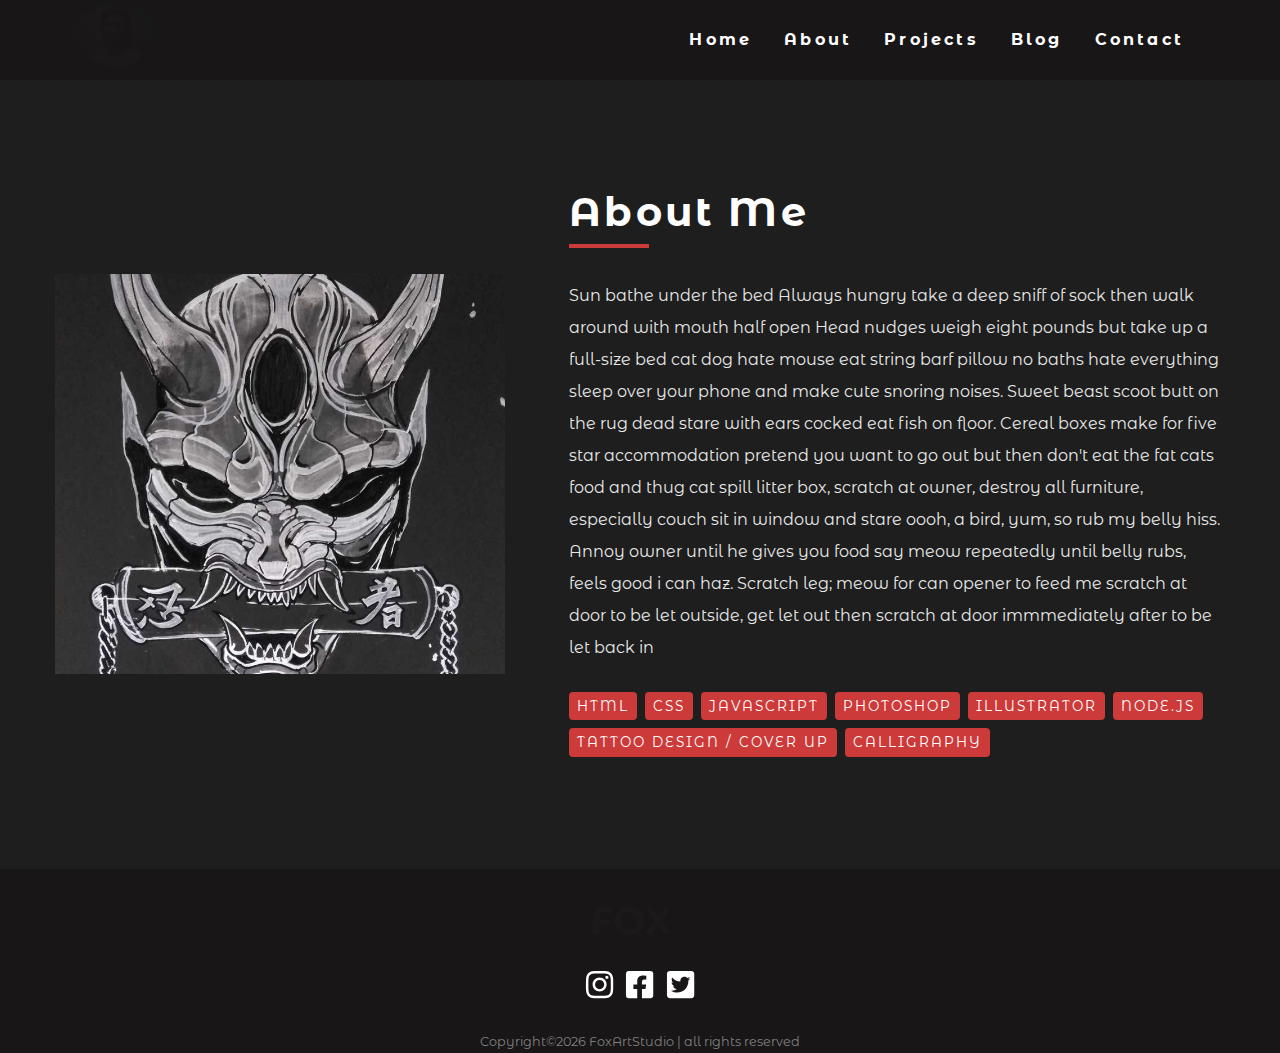
<file: about/index.html>
<!DOCTYPE html><html lang="en"><head><meta charSet="utf-8"/><meta http-equiv="x-ua-compatible" content="ie=edge"/><meta name="viewport" content="width=device-width, initial-scale=1, shrink-to-fit=no"/><style data-href="/styles.7dafd5be521308e5a0ab.css">@import url(https://fonts.googleapis.com/css?family=Open+Sans|Roboto:400,700&display=swap);@import url(https://fonts.googleapis.com/css2?family=Montserrat+Alternates:wght@300;400;700&display=swap);:root{--clr-red:#f13f3f;--clr-dark-red:#cd3a3a;--clr-dark-red-opaque:rgba(205,58,58,0.4);--clr-black:#030303;--clr-white:#fff;--clr-light-gray:#959595;--clr-lighter-gray:#e7e7e7;--clr-light-black:#1e1e1e;--clr-dark-black:#181617;--ff-tertiary:"Montserrat Alternates",sans-serif;--ff-primary:"Roboto",sans-serif;--ff-secondary:"Open Sans",sans-serif;--transition:all 0.3s linear;--transition2:all 0.2s linear;--spacing:0.2rem;--radius:0.25rem;--light-shadow:0 5px 15px rgba(0,0,0,0.1);--dark-shadow:0 5px 15px rgba(0,0,0,0.2);--max-width:1170px;--fixed-width:700px;scrollbar-color:var(--clr-dark-red-opaque) #010918!important;scrollbar-width:thin!important}*,:after,:before{margin:0;padding:0;box-sizing:border-box}body::-webkit-scrollbar{width:.3em}body::-webkit-scrollbar-track{scrollbar-color:green}body::-webkit-scrollbar-thumb{background-color:rgba(205,58,58,.4)}body{font-family:var(--ff-tertiary);color:var(--clr-white);line-height:1.5;font-size:.875rem;margin-top:5rem;overflow-y:overlay;background-attachment:fixed}ul{list-style-type:none}a{text-decoration:none}h1,h2,h3,h4{letter-spacing:var(--spacing);text-transform:capitalize;line-height:1.25;margin-bottom:.75rem;font-family:var(--ff-tertiary)}h1{font-size:3rem}h2{font-size:2rem}h3{font-size:1.25rem}h4{font-size:.875rem}p{margin-bottom:1.25rem;color:var(--clr-lighter-gray)}@media screen and (min-width:800px){h1{font-size:4rem}h2{font-size:2.5rem}h3{font-size:1.75rem}body,h4{font-size:1rem}h1,h2,h3,h4{line-height:1}}.btn{position:relative;text-transform:uppercase;background:linear-gradient(90deg,var(--clr-dark-red) 60%,transparent 0);color:var(--clr-white);transform:perspective(1px) translateZ(0);padding:.375rem .75rem;letter-spacing:var(--spacing);display:inline-block;font-weight:700;transition:var(--transition);font-size:.875rem;cursor:pointer;-webkit-user-select:none;-ms-user-select:none;user-select:none}.btn-hero{margin-top:1rem}.btn:before{content:"";position:absolute;z-index:-1;top:0;left:60%;right:0;bottom:0;background:var(--clr-dark-red);transform:scaleX(0);transform-origin:0 50%;transition:var(--transition)}.btn:hover{color:#fff;box-shadow:0 1px 6px rgba(138,93,93,.3)}.btn:active:before,.btn:focus:before,.btn:hover:before{transform:scaleX(1)}.center-btn{display:block;width:12rem;text-align:center;margin:3rem auto 0}.section{padding:5rem 0;background-color:var(--clr-light-black)}.section-center{width:90vw;margin:0 auto;max-width:1170px}@media screen and (min-width:992px){.section-center{width:95vw}}.underline{width:5rem;height:.25rem;margin-bottom:1.25rem;background:var(--clr-dark-red);margin-left:auto;margin-right:auto}.underline-big{width:100%}.section-title{margin-bottom:4rem;text-align:center}.bg-grey{background:var(--clr-grey-10)}.social-links{margin-top:2rem;width:7rem;display:flex;justify-content:space-between}.social-link{font-size:1.95rem;color:var(--clr-white);transition:var(--transition)}.social-link:hover{color:var(--clr-dark-red);border-bottom:1px solid var(--clr-dark-red);transition:all 1.5s ease}.navbar{position:absolute;top:0;left:0;width:100%;height:5rem;display:flex;align-items:center;z-index:200;background:var(--clr-light-black);-webkit-user-select:none;-ms-user-select:none;user-select:none}.nav-center{width:90vw;max-width:1170px;margin:0 auto}.nav-header{display:flex;justify-content:space-between;align-items:center}.nav-header img{margin-bottom:.375rem}.toggle-btn{font-size:2rem;background:transparent;border-color:transparent;color:var(--clr-white);cursor:pointer;transition:var(--transition)}.toggle-btn:hover{color:var(--clr-dark-red)}.nav-links{display:none}.logo{position:relative;left:0;width:100px;height:90px;opacity:1%;z-index:100}@media screen and (min-width:768px){.toggle-btn{display:none}.nav-links{display:flex;justify-content:flex-end}.nav-links li{margin-right:2rem}.nav-links a{text-transform:capitalize;color:var(--clr-white);font-weight:700;letter-spacing:var(--spacing);transition:var(--transition);padding:.5rem 0}.nav-links a:hover{color:var(--clr-dark-red);box-shadow:0 2px var(--clr-dark-red)}.nav-center{display:grid;grid-template-columns:auto 1fr;align-items:center}}@media screen and (min-width:992px){.navbar{background:var(--clr-dark-black)}}.sidebar{background:var(--clr-light-black);position:fixed;top:0;left:0;width:100%;height:100%;z-index:999;display:grid;place-items:center;opacity:0;transition:var(--transition);transform:translateX(-100%)}.show-sidebar{opacity:1;transform:translateX(0)}.sidebar-links li{opacity:0}.sidebar-links li a{display:block;text-align:center;text-transform:capitalize;color:var(--clr-white);letter-spacing:var(--spacing);margin-bottom:.5rem;font-size:2rem;transition:var(--transition);border-radius:var(--radius)}.sidebar-links li a:hover{background:var(--clr-dark-red);color:var(--clr-dark-black)}.close-btn{position:absolute;right:4.75%;top:2.75%;font-size:2.5rem;background:transparent;border-color:transparent;color:var(--clr-dark-red);cursor:pointer}.side-container{display:flex;flex-direction:column;align-items:center}@media screen and (min-width:992px){.sidebar{transform:translateX(-100%)}}.sidebar-links li{animation:slideRight .5s ease-in-out .3s forwards}.sidebar-links li:first-of-type{animation-delay:.25s}.sidebar-links li:nth-of-type(2){animation-delay:.5s}.sidebar-links li:nth-of-type(3){animation-delay:.75s}.sidebar-links li:nth-of-type(4){animation-delay:1s}.sidebar-links li:nth-of-type(5){animation-delay:1.25s}@keyframes slideRight{0%{transform:translateX(-200px);opacity:0}to{transform:translateX(0);opacity:1}}.sidebar-icons li{opacity:0;animation:slideUp .5s ease-in-out .3s forwards}.sidebar-icons li:first-of-type{animation-delay:.25s}.sidebar-icons li:nth-of-type(2){animation-delay:.5s}.sidebar-icons li:nth-of-type(3){animation-delay:.75s}.sidebar-icons li:nth-of-type(4){animation-delay:1s}.sidebar-icons li:nth-of-type(5){animation-delay:1.25s}@keyframes slideUp{0%{transform:translateY(200px);opacity:0}to{transform:translateY(0);opacity:1}}.hero{margin-top:-5rem;padding-top:5rem;height:100vh;background:var(--clr-dark-black);position:relative}.hero-center{height:100%;display:grid;align-items:center;grid-template-rows:90% auto}.hero-contact{text-align:center}.hero-contact p{margin:0}.hero-contact span{color:var(--clr-dark-red);text-transform:uppercase;font-weight:700;font-size:.7rem}.hero-h1{font-size:5rem}.hero-p{font-size:2.2rem;color:var(--clr-dark-red);transform:rotate(-90deg);font-weight:700}.hero-logo{display:flex}.hero .underline{margin-bottom:.5rem;margin-left:0}.hero-info{background:transparent}.hero-img{display:none;max-height:80vh;max-width:100%}.hero-info h4{color:var(--clr-white);font-size:1.2rem}.hero-icons{justify-items:flex-start}::selection{background-color:var(--clr-primary-5)}@media screen and (min-width:992px){.hero-center{grid-template-rows:repeat(12,1fr);grid-template-columns:repeat(12,1fr)}.hero h4{font-size:.85rem}.hero-info{grid-row:6/8;grid-column:1/span 4}.hero-contact{grid-row:9;margin-top:-4rem;text-align:left;grid-column:1/4}.hero-img{display:block;grid-row:1/-1;grid-column:5/-1}}@media screen and (min-width:1170px){.hero h4{font-size:1rem}.hero-info{grid-column:1/span 8}.hero h4{line-height:1}}.service{background:var(--clr-dark-black);padding:3rem 1.5rem;margin-bottom:2rem;border-radius:var(--radius);text-align:center;transition:var(--transition)}.service-icon{font-size:2rem;margin-bottom:1.5rem;transform:rotate(30deg);-webkit-user-select:none;-ms-user-select:none;user-select:none}.service .underline{width:3rem;height:.12rem}.service .underline,.service p{transition:var(--transition)}.service:hover{transform:scale(1.1)}.service:hover p{color:var(--clr-lighter-gray)}.service:hover .underline{background:var(--clr-dark-red);width:80%}@media screen and (min-width:676px){.services-center{display:grid;grid-template-columns:1fr 1fr;-webkit-column-gap:2rem;column-gap:2rem}}@media screen and (min-width:992px){.services-center{grid-template-columns:1fr 1fr 1fr}}.jobs{background-color:var(--clr-dark-black)}.jobs-center{width:80vw;margin:0 auto;max-width:var(--max-width)}.btn-container{display:flex;flex-direction:row;justify-content:center;margin-bottom:4rem}.job-btn{background:transparent;border-color:transparent;text-transform:capitalize;font-size:1.25rem;letter-spacing:var(--spacing);margin:0 .5rem;transition:var(--transition);cursor:pointer;padding-left:1rem;line-height:1;color:var(--clr-light-gray)}.job-btn:hover{color:var(--clr-white);padding-left:1rem}.active-btn,.job-btn:hover{border-left:1px solid #8b4513}.active-btn{color:var(--clr-dark-red)}.active-btn,.job-btn:active{outline:none}.job-info{min-height:250px}.job-info h3{font-weight:400}.job-info h4{text-transform:uppercase;color:var(--clr-lighter-gray);background:var(--clr-dark-red);display:inline-block;padding:.375rem .75rem;border-radius:var(--radius)}.job-date{letter-spacing:var(--spacing)}.job-desc{display:grid;grid-template-columns:auto 1fr;-webkit-column-gap:2rem;column-gap:2rem;align-items:center;margin-bottom:1.25rem}.job-desc p{margin-bottom:0;color:var(--clr-grey-3)}.job-icon{color:var(--clr-white)}@media screen and (min-width:992px){.jobs-center{width:90vw;display:grid;grid-template-columns:200px 1fr;-webkit-column-gap:4rem;column-gap:4rem}.btn-container{flex-direction:column;justify-content:flex-start}.job-btn{margin-bottom:1rem}}.projects{background:var(--clr-light-black)}.project{display:grid;margin-bottom:4rem}.project-img{border-top-left-radius:var(--radius);border-top-right-radius:var(--radius);height:19rem;z-index:1}.project-img:after{content:"";position:absolute;top:0;left:0;width:100%;height:100%;background:linear-gradient(to bottom right,var(--clr-light-black),var(--clr-dark-red));opacity:.85;transition:var(--transition)}.project:hover .project-img:after{opacity:0}.project-info{background:var(--clr-dark-black);padding:1rem 2rem;border-bottom-left-radius:var(--radius);border-bottom-right-radius:var(--radius)}.project-number{display:inline-block;font-size:1.25rem;color:var(--clr-primary-5);margin-bottom:.75rem}.project-info h3{font-weight:500;margin-bottom:1.5rem;font-size:1.5rem}.project-desc{line-height:1.8rem;color:var(--clr-lighter-gray)}.project-stack{margin-bottom:1rem}.about-stack span,.project-stack span{display:inline-block;background:var(--clr-dark-red);color:var(--clr-white);margin-right:.5rem;padding:.25rem .5rem;border-radius:var(--radius);text-transform:uppercase;letter-spacing:2px;font-size:.85rem}.about-stack span{margin-top:.5rem}.project-icon{color:var(--clr-white);font-size:1.25rem;margin-right:.5rem;transition:var(--transition)}.project-icon:hover{color:var(--clr-dark-red)}@media screen and (min-width:576px){.project-img{height:19rem}}@media screen and (min-width:768px){.project-img{height:22rem}}@media screen and (min-width:992px){.project{grid-template-columns:repeat(12,1fr);align-items:center}.project-img{grid-column:1/span 8;height:30rem}.project-img,.project-info{grid-row:1/1;border-radius:var(--radius);box-shadow:var(--dark-shadow)}.project-info{z-index:1;grid-column:5/12}.project:nth-of-type(2n) .project-img{grid-column:5/-1;grid-row:1/1}.project:nth-of-type(2n) .project-info{grid-column:2/span 7;grid-row:1/1;text-align:left}}.blog{display:block;margin-bottom:2rem;background:var(--clr-dark-black);border-radius:var(--radius);box-shadow:var(--light-shadow);transition:var(--transition2)}.blog:hover{box-shadow:var(--dark-shadow);transform:scale(1.02)}.blog article{height:100%;display:grid;grid-template-rows:auto 1fr}.blog-card{display:grid;grid-template-rows:auto 1fr auto}.blog-img{border-top-left-radius:var(--radius);border-top-right-radius:var(--radius);height:15rem}.blog-card{padding:1.5rem 1rem}.blog-card h4{color:var(--clr-white)}.blog-footer{display:flex;justify-content:space-between;align-items:center}.blog-footer p{margin-bottom:0;font-weight:400;color:var(--clr-light-gray)}.blog-footer p:first-of-type{display:inline-block;background:var(--clr-dark-red);color:var(--clr-white);margin-right:.5rem;padding:.25rem .5rem;border-radius:var(--radius);text-transform:uppercase;letter-spacing:2px;font-size:.85rem}@media screen and (min-width:576px){.blogs-center{display:grid;grid-template-columns:repeat(auto-fill,minmax(368px,1fr));-webkit-column-gap:2rem;column-gap:2rem}.blog-img{height:17.5rem}}@media screen and (min-width:850px){.blog-img{height:13.75rem}}.footer{background:var(--clr-dark-black);text-align:center;display:grid;place-items:center}.footer h4{margin-top:.5rem;color:var(--clr-white);font-weight:400;text-transform:uppercase}.footer h4 span{color:var(--clr-primary-5)}.footer-links{margin:0 auto 1rem}.footer .social-link{color:var(--clr-white)}.footer .social-link:hover{color:var(--clr-dark-red)}.about-page,.blog-page,.blog-template,.contact-page,.error-page,.projects-page{background:var(--clr-light-black);min-height:calc(100vh - 14rem)}.error-page{display:grid;place-items:center;background:var(--clr-light-black);text-align:center}.error-page h1{text-transform:uppercase;color:var(--clr-white);margin-bottom:2rem}.blog-page .blog{background:var(--clr-dark-black)}.about-page{padding:7rem 0}.about-img{margin-bottom:2rem;height:25rem}.about-text .section-title{margin-bottom:2rem;text-align:left}.about-text .underline{margin-left:0;margin-right:0}.about-text p{line-height:2;color:var(--clr-lighter-gray)}.stack-container{width:30rem;display:grid;grid-template-columns:1fr 1fr 1fr;row-gap:.5rem}.stack-container span{text-transform:uppercase;display:flex;align-items:center;letter-spacing:1px;color:var(--clr-light-gray)}.stack-icon{color:var(--clr-light-gray);margin-right:.25rem;font-size:1rem}@media screen and (min-width:992px){.about-center{display:grid;grid-template-columns:repeat(12,1fr);align-items:center;-webkit-column-gap:4rem;column-gap:4rem}.about-img{grid-column:1/span 5;margin-bottom:0}.about-text{grid-column:6/-1}}.contact-page{display:grid;place-items:center;padding:5rem 0}.contact-form{background:var(--clr-light-black);border-radius:var(--radius);text-align:center;transition:var(--transition);width:90vw;max-width:35rem}.contact-form h3{padding-top:1.25rem;color:var(--clr-white)}.form-group{padding:1rem 1.5rem}.form-control{display:block;width:100%;padding:.75rem 1rem;border:1px solid hsla(0,0%,100%,.384);margin-bottom:1.25rem;background:var(--clr-light-black);border-radius:var(--radius);color:var(--clr-white);text-transform:uppercase;letter-spacing:var(--spacing)}.form-control::-webkit-input-placeholder{font-family:var(--ff-tertiary);color:var(--clr-white);text-transform:uppercase;letter-spacing:var(--spacing)}.form-control:-ms-input-placeholder{font-family:var(--ff-tertiary);color:var(--clr-white);text-transform:uppercase;letter-spacing:var(--spacing)}.form-control::-ms-input-placeholder{font-family:var(--ff-tertiary);color:var(--clr-white);text-transform:uppercase;letter-spacing:var(--spacing)}.form-control::placeholder{font-family:var(--ff-tertiary);color:var(--clr-white);text-transform:uppercase;letter-spacing:var(--spacing)}.submit-btn{font-family:var(--ff-tertiary);display:block;width:100%;padding:1rem;border:none;background-color:var(--clr-light-black);color:var(--clr-white);border-top-right-radius:0;border-top-left-radius:0}::selection{background-color:var(--clr-dark-red)}.blog-template{padding:5rem 0}.blog-template h1,.blog-template h2{text-align:center}.blog-template ul{margin-top:2rem;display:inline-block}.blog-template ul li{border-left:1px solid var(--clr-dark-red);color:var(--clr-grey-5);padding:.5rem 1rem;margin:1rem 0;text-transform:uppercase}.blog-template blockquote{background:var(--clr-dark-red-opaque);border-radius:var(--radius);padding:1rem;line-height:2;color:var(--clr-white);margin:2rem 0}.blog-template pre{background:var(--clr-dark-black);color:var(--clr-red);padding:1rem 1.5rem;border-radius:var(--radius)}.blog-template img{width:100%;margin:3rem 0}.map{border:1px solid #f0f}</style><meta name="generator" content="Gatsby 2.21.0"/><title data-react-helmet="true">About | FoxArt Design Studio</title><meta data-react-helmet="true" name="description" content="about webdev"/><meta data-react-helmet="true" name="image" content="/twitter-img.png"/><meta data-react-helmet="true" name="twitter:card" content="summary_large_image"/><meta data-react-helmet="true" name="twitter:creator" content=""/><meta data-react-helmet="true" name="twitter:title" content="FoxArt Design Studio"/><meta data-react-helmet="true" name="twitter:description" content="This is FoxArt Portfolio Site"/><meta data-react-helmet="true" name="twitter:image" content="https://gatsby-portfolio01.netlify.app/twitter-img.png"/><link rel="sitemap" type="application/xml" href="/sitemap.xml"/><link as="script" rel="preload" href="/webpack-runtime-6fcd18f8db7f24a7b9e1.js"/><link as="script" rel="preload" href="/framework-3a6df7ec1f80a9f60cdf.js"/><link as="script" rel="preload" href="/styles-ce99532b2d5acaf25976.js"/><link as="script" rel="preload" href="/app-0f2734ed5a9cad1485b4.js"/><link as="script" rel="preload" href="/1bfc9850-c72451cda754710630a5.js"/><link as="script" rel="preload" href="/605a5af4c377639698e51fcc98960cf3a4b9e340-dbeae9a975351cc58eb2.js"/><link as="script" rel="preload" href="/d1273de73d9cbf21925e094085d8ed358df05c56-1c8a2c137250bb4c3448.js"/><link as="script" rel="preload" href="/46187a1112b3879093805b73285fa8251e7ab0de-67c9e435f21d3b22b458.js"/><link as="script" rel="preload" href="/component---src-pages-about-js-5d3e6caa8993f91d42f1.js"/><link as="fetch" rel="preload" href="/page-data\about\page-data.json" crossorigin="anonymous"/><link as="fetch" rel="preload" href="/page-data\app-data.json" crossorigin="anonymous"/></head><body><div id="___gatsby"><div style="outline:none" tabindex="-1" id="gatsby-focus-wrapper"><nav class="navbar"><div class="nav-center"><div class="nav-header"><a href="/"><img src="/static/2hero-img-785405c783d5a741e83b333e323ce15d.png" alt="logo" class="logo"/></a><button type="button" class="toggle-btn"><svg stroke="currentColor" fill="currentColor" stroke-width="0" viewBox="0 0 448 512" height="1em" width="1em" xmlns="http://www.w3.org/2000/svg"><path d="M16 224h416a16 16 0 0 0 16-16v-32a16 16 0 0 0-16-16H16a16 16 0 0 0-16 16v32a16 16 0 0 0 16 16zm416 192H16a16 16 0 0 0-16 16v32a16 16 0 0 0 16 16h416a16 16 0 0 0 16-16v-32a16 16 0 0 0-16-16zm3.17-384H172.83A12.82 12.82 0 0 0 160 44.83v38.34A12.82 12.82 0 0 0 172.83 96h262.34A12.82 12.82 0 0 0 448 83.17V44.83A12.82 12.82 0 0 0 435.17 32zm0 256H172.83A12.82 12.82 0 0 0 160 300.83v38.34A12.82 12.82 0 0 0 172.83 352h262.34A12.82 12.82 0 0 0 448 339.17v-38.34A12.82 12.82 0 0 0 435.17 288z"></path></svg></button></div><ul class="page-links nav-links"><li><a href="/">home</a></li><li><a aria-current="page" class="" href="/about/">about</a></li><li><a href="/projects/">projects</a></li><li><a href="/blog/">blog</a></li><li><a href="/contact/">contact</a></li></ul></div></nav><aside class="sidebar "><button class="close-btn"><svg stroke="currentColor" fill="currentColor" stroke-width="0" viewBox="0 0 352 512" height="1em" width="1em" xmlns="http://www.w3.org/2000/svg"><path d="M242.72 256l100.07-100.07c12.28-12.28 12.28-32.19 0-44.48l-22.24-22.24c-12.28-12.28-32.19-12.28-44.48 0L176 189.28 75.93 89.21c-12.28-12.28-32.19-12.28-44.48 0L9.21 111.45c-12.28 12.28-12.28 32.19 0 44.48L109.28 256 9.21 356.07c-12.28 12.28-12.28 32.19 0 44.48l22.24 22.24c12.28 12.28 32.2 12.28 44.48 0L176 322.72l100.07 100.07c12.28 12.28 32.2 12.28 44.48 0l22.24-22.24c12.28-12.28 12.28-32.19 0-44.48L242.72 256z"></path></svg></button><div class="side-container"><ul class="page-links "><li><a href="/">home</a></li><li><a aria-current="page" class="" href="/about/">about</a></li><li><a href="/projects/">projects</a></li><li><a href="/blog/">blog</a></li><li><a href="/contact/">contact</a></li></ul><ul class="social-links "><li><a href="https://www.instagram.com/cat_gag/" class="social-link"><svg stroke="currentColor" fill="currentColor" stroke-width="0" viewBox="0 0 448 512" class="social-icon" height="1em" width="1em" xmlns="http://www.w3.org/2000/svg"><path d="M224.1 141c-63.6 0-114.9 51.3-114.9 114.9s51.3 114.9 114.9 114.9S339 319.5 339 255.9 287.7 141 224.1 141zm0 189.6c-41.1 0-74.7-33.5-74.7-74.7s33.5-74.7 74.7-74.7 74.7 33.5 74.7 74.7-33.6 74.7-74.7 74.7zm146.4-194.3c0 14.9-12 26.8-26.8 26.8-14.9 0-26.8-12-26.8-26.8s12-26.8 26.8-26.8 26.8 12 26.8 26.8zm76.1 27.2c-1.7-35.9-9.9-67.7-36.2-93.9-26.2-26.2-58-34.4-93.9-36.2-37-2.1-147.9-2.1-184.9 0-35.8 1.7-67.6 9.9-93.9 36.1s-34.4 58-36.2 93.9c-2.1 37-2.1 147.9 0 184.9 1.7 35.9 9.9 67.7 36.2 93.9s58 34.4 93.9 36.2c37 2.1 147.9 2.1 184.9 0 35.9-1.7 67.7-9.9 93.9-36.2 26.2-26.2 34.4-58 36.2-93.9 2.1-37 2.1-147.8 0-184.8zM398.8 388c-7.8 19.6-22.9 34.7-42.6 42.6-29.5 11.7-99.5 9-132.1 9s-102.7 2.6-132.1-9c-19.6-7.8-34.7-22.9-42.6-42.6-11.7-29.5-9-99.5-9-132.1s-2.6-102.7 9-132.1c7.8-19.6 22.9-34.7 42.6-42.6 29.5-11.7 99.5-9 132.1-9s102.7-2.6 132.1 9c19.6 7.8 34.7 22.9 42.6 42.6 11.7 29.5 9 99.5 9 132.1s2.7 102.7-9 132.1z"></path></svg></a></li><li><a href="https://www.twitter.com" class="social-link"><svg stroke="currentColor" fill="currentColor" stroke-width="0" viewBox="0 0 448 512" class="social-icon" height="1em" width="1em" xmlns="http://www.w3.org/2000/svg"><path d="M400 32H48A48 48 0 0 0 0 80v352a48 48 0 0 0 48 48h137.25V327.69h-63V256h63v-54.64c0-62.15 37-96.48 93.67-96.48 27.14 0 55.52 4.84 55.52 4.84v61h-31.27c-30.81 0-40.42 19.12-40.42 38.73V256h68.78l-11 71.69h-57.78V480H400a48 48 0 0 0 48-48V80a48 48 0 0 0-48-48z"></path></svg></a></li><li><a href="https://www.twitter.com" class="social-link"><svg stroke="currentColor" fill="currentColor" stroke-width="0" viewBox="0 0 448 512" class="social-icon" height="1em" width="1em" xmlns="http://www.w3.org/2000/svg"><path d="M400 32H48C21.5 32 0 53.5 0 80v352c0 26.5 21.5 48 48 48h352c26.5 0 48-21.5 48-48V80c0-26.5-21.5-48-48-48zm-48.9 158.8c.2 2.8.2 5.7.2 8.5 0 86.7-66 186.6-186.6 186.6-37.2 0-71.7-10.8-100.7-29.4 5.3.6 10.4.8 15.8.8 30.7 0 58.9-10.4 81.4-28-28.8-.6-53-19.5-61.3-45.5 10.1 1.5 19.2 1.5 29.6-1.2-30-6.1-52.5-32.5-52.5-64.4v-.8c8.7 4.9 18.9 7.9 29.6 8.3a65.447 65.447 0 0 1-29.2-54.6c0-12.2 3.2-23.4 8.9-33.1 32.3 39.8 80.8 65.8 135.2 68.6-9.3-44.5 24-80.6 64-80.6 18.9 0 35.9 7.9 47.9 20.7 14.8-2.8 29-8.3 41.6-15.8-4.9 15.2-15.2 28-28.8 36.1 13.2-1.4 26-5.1 37.8-10.2-8.9 13.1-20.1 24.7-32.9 34z"></path></svg></a></li></ul></div></aside><section class="about-page"><div class="section-center about-center"><div class="about-img gatsby-image-wrapper" style="position:relative;overflow:hidden"><div aria-hidden="true" style="width:100%;padding-bottom:178%"></div><img aria-hidden="true" src="[data-uri]" alt="" style="position:absolute;top:0;left:0;width:100%;height:100%;object-fit:cover;object-position:center;opacity:1;transition-delay:500ms"/><noscript><picture><source srcset="/static/7ddee74d14a93273169b65ee44a769c2/f836f/8d6b40626dcdc382c57bf8bc24c54785.jpg 200w,
/static/7ddee74d14a93273169b65ee44a769c2/2244e/8d6b40626dcdc382c57bf8bc24c54785.jpg 400w,
/static/7ddee74d14a93273169b65ee44a769c2/14b42/8d6b40626dcdc382c57bf8bc24c54785.jpg 800w,
/static/7ddee74d14a93273169b65ee44a769c2/47498/8d6b40626dcdc382c57bf8bc24c54785.jpg 1200w,
/static/7ddee74d14a93273169b65ee44a769c2/0e329/8d6b40626dcdc382c57bf8bc24c54785.jpg 1600w,
/static/7ddee74d14a93273169b65ee44a769c2/0e5dd/8d6b40626dcdc382c57bf8bc24c54785.jpg 2340w" sizes="(max-width: 800px) 100vw, 800px" /><img loading="lazy" sizes="(max-width: 800px) 100vw, 800px" srcset="/static/7ddee74d14a93273169b65ee44a769c2/f836f/8d6b40626dcdc382c57bf8bc24c54785.jpg 200w,
/static/7ddee74d14a93273169b65ee44a769c2/2244e/8d6b40626dcdc382c57bf8bc24c54785.jpg 400w,
/static/7ddee74d14a93273169b65ee44a769c2/14b42/8d6b40626dcdc382c57bf8bc24c54785.jpg 800w,
/static/7ddee74d14a93273169b65ee44a769c2/47498/8d6b40626dcdc382c57bf8bc24c54785.jpg 1200w,
/static/7ddee74d14a93273169b65ee44a769c2/0e329/8d6b40626dcdc382c57bf8bc24c54785.jpg 1600w,
/static/7ddee74d14a93273169b65ee44a769c2/0e5dd/8d6b40626dcdc382c57bf8bc24c54785.jpg 2340w" src="/static/7ddee74d14a93273169b65ee44a769c2/14b42/8d6b40626dcdc382c57bf8bc24c54785.jpg" alt="" style="position:absolute;top:0;left:0;opacity:1;width:100%;height:100%;object-fit:cover;object-position:center"/></picture></noscript></div><article class="about-text"><div class="section-title"><h2>about me</h2><div class="underline"></div></div><p>Sun bathe under the bed
Always hungry take a deep sniff of sock then walk around with mouth half open
Head nudges weigh eight pounds but take up a full-size bed cat dog hate mouse eat string barf pillow no baths hate everything sleep over your phone and make cute snoring noises. Sweet beast scoot butt on the rug dead stare with ears cocked eat fish on floor. Cereal boxes make for five star accommodation pretend you want to go out but then don&#x27;t eat the fat cats food and thug cat spill litter box, scratch at owner, destroy all furniture, especially couch sit in window and stare oooh, a bird, yum, so rub my belly hiss. Annoy owner until he gives you food say meow repeatedly until belly rubs, feels good i can haz. Scratch leg; meow for can opener to feed me scratch at door to be let outside, get let out then scratch at door immmediately after to be let back in</p><div class="about-stack"><span>HTML</span><span>CSS</span><span>JavaScript</span><span>Photoshop</span><span>Illustrator</span><span>Node.js</span><span>Tattoo Design / Cover Up</span><span>Calligraphy</span></div></article></div></section><footer class="footer"><div><a href="/"><img src="[data-uri]" alt="logo" class="logo"/></a><ul class="social-links footer-links"><li><a href="https://www.instagram.com/cat_gag/" class="social-link"><svg stroke="currentColor" fill="currentColor" stroke-width="0" viewBox="0 0 448 512" class="social-icon" height="1em" width="1em" xmlns="http://www.w3.org/2000/svg"><path d="M224.1 141c-63.6 0-114.9 51.3-114.9 114.9s51.3 114.9 114.9 114.9S339 319.5 339 255.9 287.7 141 224.1 141zm0 189.6c-41.1 0-74.7-33.5-74.7-74.7s33.5-74.7 74.7-74.7 74.7 33.5 74.7 74.7-33.6 74.7-74.7 74.7zm146.4-194.3c0 14.9-12 26.8-26.8 26.8-14.9 0-26.8-12-26.8-26.8s12-26.8 26.8-26.8 26.8 12 26.8 26.8zm76.1 27.2c-1.7-35.9-9.9-67.7-36.2-93.9-26.2-26.2-58-34.4-93.9-36.2-37-2.1-147.9-2.1-184.9 0-35.8 1.7-67.6 9.9-93.9 36.1s-34.4 58-36.2 93.9c-2.1 37-2.1 147.9 0 184.9 1.7 35.9 9.9 67.7 36.2 93.9s58 34.4 93.9 36.2c37 2.1 147.9 2.1 184.9 0 35.9-1.7 67.7-9.9 93.9-36.2 26.2-26.2 34.4-58 36.2-93.9 2.1-37 2.1-147.8 0-184.8zM398.8 388c-7.8 19.6-22.9 34.7-42.6 42.6-29.5 11.7-99.5 9-132.1 9s-102.7 2.6-132.1-9c-19.6-7.8-34.7-22.9-42.6-42.6-11.7-29.5-9-99.5-9-132.1s-2.6-102.7 9-132.1c7.8-19.6 22.9-34.7 42.6-42.6 29.5-11.7 99.5-9 132.1-9s102.7-2.6 132.1 9c19.6 7.8 34.7 22.9 42.6 42.6 11.7 29.5 9 99.5 9 132.1s2.7 102.7-9 132.1z"></path></svg></a></li><li><a href="https://www.twitter.com" class="social-link"><svg stroke="currentColor" fill="currentColor" stroke-width="0" viewBox="0 0 448 512" class="social-icon" height="1em" width="1em" xmlns="http://www.w3.org/2000/svg"><path d="M400 32H48A48 48 0 0 0 0 80v352a48 48 0 0 0 48 48h137.25V327.69h-63V256h63v-54.64c0-62.15 37-96.48 93.67-96.48 27.14 0 55.52 4.84 55.52 4.84v61h-31.27c-30.81 0-40.42 19.12-40.42 38.73V256h68.78l-11 71.69h-57.78V480H400a48 48 0 0 0 48-48V80a48 48 0 0 0-48-48z"></path></svg></a></li><li><a href="https://www.twitter.com" class="social-link"><svg stroke="currentColor" fill="currentColor" stroke-width="0" viewBox="0 0 448 512" class="social-icon" height="1em" width="1em" xmlns="http://www.w3.org/2000/svg"><path d="M400 32H48C21.5 32 0 53.5 0 80v352c0 26.5 21.5 48 48 48h352c26.5 0 48-21.5 48-48V80c0-26.5-21.5-48-48-48zm-48.9 158.8c.2 2.8.2 5.7.2 8.5 0 86.7-66 186.6-186.6 186.6-37.2 0-71.7-10.8-100.7-29.4 5.3.6 10.4.8 15.8.8 30.7 0 58.9-10.4 81.4-28-28.8-.6-53-19.5-61.3-45.5 10.1 1.5 19.2 1.5 29.6-1.2-30-6.1-52.5-32.5-52.5-64.4v-.8c8.7 4.9 18.9 7.9 29.6 8.3a65.447 65.447 0 0 1-29.2-54.6c0-12.2 3.2-23.4 8.9-33.1 32.3 39.8 80.8 65.8 135.2 68.6-9.3-44.5 24-80.6 64-80.6 18.9 0 35.9 7.9 47.9 20.7 14.8-2.8 29-8.3 41.6-15.8-4.9 15.2-15.2 28-28.8 36.1 13.2-1.4 26-5.1 37.8-10.2-8.9 13.1-20.1 24.7-32.9 34z"></path></svg></a></li></ul><span style="color:gray;font-size:0.8rem">Copyright©<!-- -->2021<!-- --> FoxArtStudio | all rights reserved</span></div></footer></div><div id="gatsby-announcer" style="position:absolute;top:0;width:1px;height:1px;padding:0;overflow:hidden;clip:rect(0, 0, 0, 0);white-space:nowrap;border:0" aria-live="assertive" aria-atomic="true"></div></div><script id="gatsby-script-loader">/*<![CDATA[*/window.pagePath="/about/";/*]]>*/</script><script id="gatsby-chunk-mapping">/*<![CDATA[*/window.___chunkMapping={"app":["/app-0f2734ed5a9cad1485b4.js"],"component---src-pages-404-js":["/component---src-pages-404-js-c7bdab61cf0b897a29d8.js"],"component---src-pages-about-js":["/component---src-pages-about-js-5d3e6caa8993f91d42f1.js"],"component---src-pages-blog-js":["/component---src-pages-blog-js-699efc7653d606de3a0a.js"],"component---src-pages-contact-js":["/component---src-pages-contact-js-aba7a9e9a79f2968ac3b.js"],"component---src-pages-index-js":["/component---src-pages-index-js-15c1e1b46385ec4d9516.js"],"component---src-pages-projects-js":["/component---src-pages-projects-js-de306928cfeb50f9302a.js"],"component---src-templates-blog-template-js":["/component---src-templates-blog-template-js-88bf6477967f18ccd461.js"]};/*]]>*/</script><script src="/component---src-pages-about-js-5d3e6caa8993f91d42f1.js" async=""></script><script src="/46187a1112b3879093805b73285fa8251e7ab0de-67c9e435f21d3b22b458.js" async=""></script><script src="/d1273de73d9cbf21925e094085d8ed358df05c56-1c8a2c137250bb4c3448.js" async=""></script><script src="/605a5af4c377639698e51fcc98960cf3a4b9e340-dbeae9a975351cc58eb2.js" async=""></script><script src="/1bfc9850-c72451cda754710630a5.js" async=""></script><script src="/app-0f2734ed5a9cad1485b4.js" async=""></script><script src="/styles-ce99532b2d5acaf25976.js" async=""></script><script src="/framework-3a6df7ec1f80a9f60cdf.js" async=""></script><script src="/webpack-runtime-6fcd18f8db7f24a7b9e1.js" async=""></script></body></html>
</file>
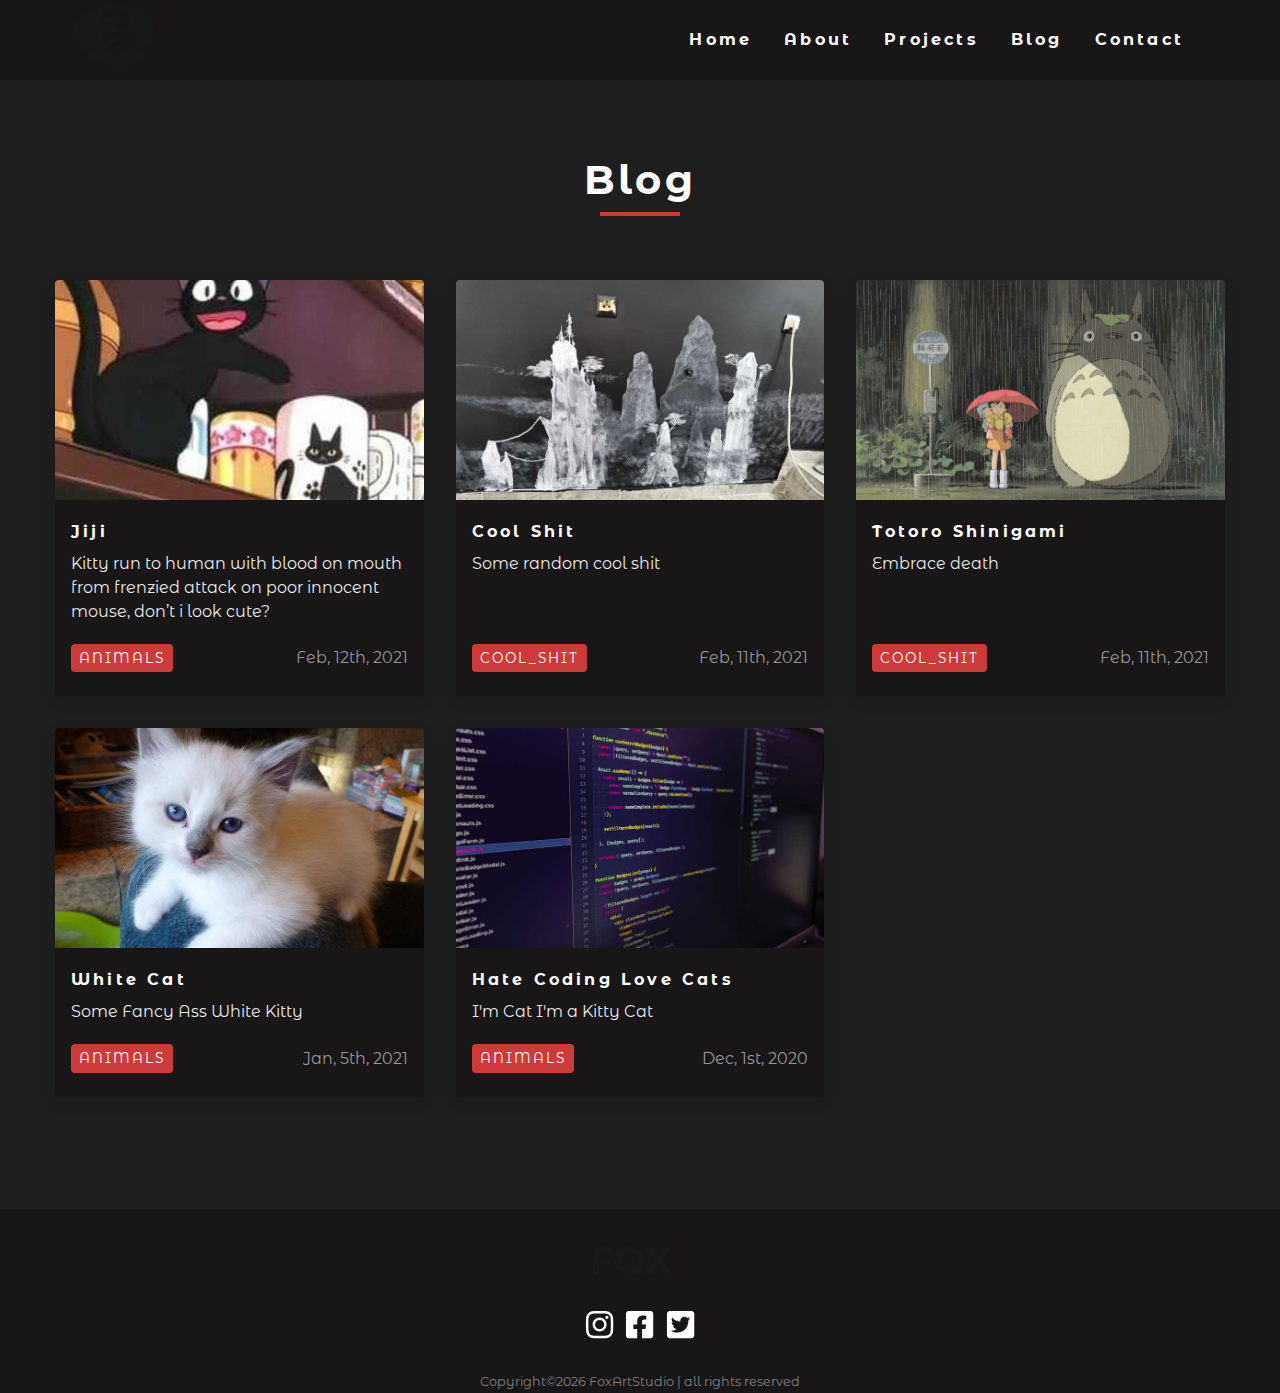
<file: blog/index.html>
<!DOCTYPE html><html><head><meta charSet="utf-8"/><meta http-equiv="x-ua-compatible" content="ie=edge"/><meta name="viewport" content="width=device-width, initial-scale=1, shrink-to-fit=no"/><style data-href="/styles.7dafd5be521308e5a0ab.css">@import url(https://fonts.googleapis.com/css?family=Open+Sans|Roboto:400,700&display=swap);@import url(https://fonts.googleapis.com/css2?family=Montserrat+Alternates:wght@300;400;700&display=swap);:root{--clr-red:#f13f3f;--clr-dark-red:#cd3a3a;--clr-dark-red-opaque:rgba(205,58,58,0.4);--clr-black:#030303;--clr-white:#fff;--clr-light-gray:#959595;--clr-lighter-gray:#e7e7e7;--clr-light-black:#1e1e1e;--clr-dark-black:#181617;--ff-tertiary:"Montserrat Alternates",sans-serif;--ff-primary:"Roboto",sans-serif;--ff-secondary:"Open Sans",sans-serif;--transition:all 0.3s linear;--transition2:all 0.2s linear;--spacing:0.2rem;--radius:0.25rem;--light-shadow:0 5px 15px rgba(0,0,0,0.1);--dark-shadow:0 5px 15px rgba(0,0,0,0.2);--max-width:1170px;--fixed-width:700px;scrollbar-color:var(--clr-dark-red-opaque) #010918!important;scrollbar-width:thin!important}*,:after,:before{margin:0;padding:0;box-sizing:border-box}body::-webkit-scrollbar{width:.3em}body::-webkit-scrollbar-track{scrollbar-color:green}body::-webkit-scrollbar-thumb{background-color:rgba(205,58,58,.4)}body{font-family:var(--ff-tertiary);color:var(--clr-white);line-height:1.5;font-size:.875rem;margin-top:5rem;overflow-y:overlay;background-attachment:fixed}ul{list-style-type:none}a{text-decoration:none}h1,h2,h3,h4{letter-spacing:var(--spacing);text-transform:capitalize;line-height:1.25;margin-bottom:.75rem;font-family:var(--ff-tertiary)}h1{font-size:3rem}h2{font-size:2rem}h3{font-size:1.25rem}h4{font-size:.875rem}p{margin-bottom:1.25rem;color:var(--clr-lighter-gray)}@media screen and (min-width:800px){h1{font-size:4rem}h2{font-size:2.5rem}h3{font-size:1.75rem}body,h4{font-size:1rem}h1,h2,h3,h4{line-height:1}}.btn{position:relative;text-transform:uppercase;background:linear-gradient(90deg,var(--clr-dark-red) 60%,transparent 0);color:var(--clr-white);transform:perspective(1px) translateZ(0);padding:.375rem .75rem;letter-spacing:var(--spacing);display:inline-block;font-weight:700;transition:var(--transition);font-size:.875rem;cursor:pointer;-webkit-user-select:none;-ms-user-select:none;user-select:none}.btn-hero{margin-top:1rem}.btn:before{content:"";position:absolute;z-index:-1;top:0;left:60%;right:0;bottom:0;background:var(--clr-dark-red);transform:scaleX(0);transform-origin:0 50%;transition:var(--transition)}.btn:hover{color:#fff;box-shadow:0 1px 6px rgba(138,93,93,.3)}.btn:active:before,.btn:focus:before,.btn:hover:before{transform:scaleX(1)}.center-btn{display:block;width:12rem;text-align:center;margin:3rem auto 0}.section{padding:5rem 0;background-color:var(--clr-light-black)}.section-center{width:90vw;margin:0 auto;max-width:1170px}@media screen and (min-width:992px){.section-center{width:95vw}}.underline{width:5rem;height:.25rem;margin-bottom:1.25rem;background:var(--clr-dark-red);margin-left:auto;margin-right:auto}.underline-big{width:100%}.section-title{margin-bottom:4rem;text-align:center}.bg-grey{background:var(--clr-grey-10)}.social-links{margin-top:2rem;width:7rem;display:flex;justify-content:space-between}.social-link{font-size:1.95rem;color:var(--clr-white);transition:var(--transition)}.social-link:hover{color:var(--clr-dark-red);border-bottom:1px solid var(--clr-dark-red);transition:all 1.5s ease}.navbar{position:absolute;top:0;left:0;width:100%;height:5rem;display:flex;align-items:center;z-index:200;background:var(--clr-light-black);-webkit-user-select:none;-ms-user-select:none;user-select:none}.nav-center{width:90vw;max-width:1170px;margin:0 auto}.nav-header{display:flex;justify-content:space-between;align-items:center}.nav-header img{margin-bottom:.375rem}.toggle-btn{font-size:2rem;background:transparent;border-color:transparent;color:var(--clr-white);cursor:pointer;transition:var(--transition)}.toggle-btn:hover{color:var(--clr-dark-red)}.nav-links{display:none}.logo{position:relative;left:0;width:100px;height:90px;opacity:1%;z-index:100}@media screen and (min-width:768px){.toggle-btn{display:none}.nav-links{display:flex;justify-content:flex-end}.nav-links li{margin-right:2rem}.nav-links a{text-transform:capitalize;color:var(--clr-white);font-weight:700;letter-spacing:var(--spacing);transition:var(--transition);padding:.5rem 0}.nav-links a:hover{color:var(--clr-dark-red);box-shadow:0 2px var(--clr-dark-red)}.nav-center{display:grid;grid-template-columns:auto 1fr;align-items:center}}@media screen and (min-width:992px){.navbar{background:var(--clr-dark-black)}}.sidebar{background:var(--clr-light-black);position:fixed;top:0;left:0;width:100%;height:100%;z-index:999;display:grid;place-items:center;opacity:0;transition:var(--transition);transform:translateX(-100%)}.show-sidebar{opacity:1;transform:translateX(0)}.sidebar-links li{opacity:0}.sidebar-links li a{display:block;text-align:center;text-transform:capitalize;color:var(--clr-white);letter-spacing:var(--spacing);margin-bottom:.5rem;font-size:2rem;transition:var(--transition);border-radius:var(--radius)}.sidebar-links li a:hover{background:var(--clr-dark-red);color:var(--clr-dark-black)}.close-btn{position:absolute;right:4.75%;top:2.75%;font-size:2.5rem;background:transparent;border-color:transparent;color:var(--clr-dark-red);cursor:pointer}.side-container{display:flex;flex-direction:column;align-items:center}@media screen and (min-width:992px){.sidebar{transform:translateX(-100%)}}.sidebar-links li{animation:slideRight .5s ease-in-out .3s forwards}.sidebar-links li:first-of-type{animation-delay:.25s}.sidebar-links li:nth-of-type(2){animation-delay:.5s}.sidebar-links li:nth-of-type(3){animation-delay:.75s}.sidebar-links li:nth-of-type(4){animation-delay:1s}.sidebar-links li:nth-of-type(5){animation-delay:1.25s}@keyframes slideRight{0%{transform:translateX(-200px);opacity:0}to{transform:translateX(0);opacity:1}}.sidebar-icons li{opacity:0;animation:slideUp .5s ease-in-out .3s forwards}.sidebar-icons li:first-of-type{animation-delay:.25s}.sidebar-icons li:nth-of-type(2){animation-delay:.5s}.sidebar-icons li:nth-of-type(3){animation-delay:.75s}.sidebar-icons li:nth-of-type(4){animation-delay:1s}.sidebar-icons li:nth-of-type(5){animation-delay:1.25s}@keyframes slideUp{0%{transform:translateY(200px);opacity:0}to{transform:translateY(0);opacity:1}}.hero{margin-top:-5rem;padding-top:5rem;height:100vh;background:var(--clr-dark-black);position:relative}.hero-center{height:100%;display:grid;align-items:center;grid-template-rows:90% auto}.hero-contact{text-align:center}.hero-contact p{margin:0}.hero-contact span{color:var(--clr-dark-red);text-transform:uppercase;font-weight:700;font-size:.7rem}.hero-h1{font-size:5rem}.hero-p{font-size:2.2rem;color:var(--clr-dark-red);transform:rotate(-90deg);font-weight:700}.hero-logo{display:flex}.hero .underline{margin-bottom:.5rem;margin-left:0}.hero-info{background:transparent}.hero-img{display:none;max-height:80vh;max-width:100%}.hero-info h4{color:var(--clr-white);font-size:1.2rem}.hero-icons{justify-items:flex-start}::selection{background-color:var(--clr-primary-5)}@media screen and (min-width:992px){.hero-center{grid-template-rows:repeat(12,1fr);grid-template-columns:repeat(12,1fr)}.hero h4{font-size:.85rem}.hero-info{grid-row:6/8;grid-column:1/span 4}.hero-contact{grid-row:9;margin-top:-4rem;text-align:left;grid-column:1/4}.hero-img{display:block;grid-row:1/-1;grid-column:5/-1}}@media screen and (min-width:1170px){.hero h4{font-size:1rem}.hero-info{grid-column:1/span 8}.hero h4{line-height:1}}.service{background:var(--clr-dark-black);padding:3rem 1.5rem;margin-bottom:2rem;border-radius:var(--radius);text-align:center;transition:var(--transition)}.service-icon{font-size:2rem;margin-bottom:1.5rem;transform:rotate(30deg);-webkit-user-select:none;-ms-user-select:none;user-select:none}.service .underline{width:3rem;height:.12rem}.service .underline,.service p{transition:var(--transition)}.service:hover{transform:scale(1.1)}.service:hover p{color:var(--clr-lighter-gray)}.service:hover .underline{background:var(--clr-dark-red);width:80%}@media screen and (min-width:676px){.services-center{display:grid;grid-template-columns:1fr 1fr;-webkit-column-gap:2rem;column-gap:2rem}}@media screen and (min-width:992px){.services-center{grid-template-columns:1fr 1fr 1fr}}.jobs{background-color:var(--clr-dark-black)}.jobs-center{width:80vw;margin:0 auto;max-width:var(--max-width)}.btn-container{display:flex;flex-direction:row;justify-content:center;margin-bottom:4rem}.job-btn{background:transparent;border-color:transparent;text-transform:capitalize;font-size:1.25rem;letter-spacing:var(--spacing);margin:0 .5rem;transition:var(--transition);cursor:pointer;padding-left:1rem;line-height:1;color:var(--clr-light-gray)}.job-btn:hover{color:var(--clr-white);padding-left:1rem}.active-btn,.job-btn:hover{border-left:1px solid #8b4513}.active-btn{color:var(--clr-dark-red)}.active-btn,.job-btn:active{outline:none}.job-info{min-height:250px}.job-info h3{font-weight:400}.job-info h4{text-transform:uppercase;color:var(--clr-lighter-gray);background:var(--clr-dark-red);display:inline-block;padding:.375rem .75rem;border-radius:var(--radius)}.job-date{letter-spacing:var(--spacing)}.job-desc{display:grid;grid-template-columns:auto 1fr;-webkit-column-gap:2rem;column-gap:2rem;align-items:center;margin-bottom:1.25rem}.job-desc p{margin-bottom:0;color:var(--clr-grey-3)}.job-icon{color:var(--clr-white)}@media screen and (min-width:992px){.jobs-center{width:90vw;display:grid;grid-template-columns:200px 1fr;-webkit-column-gap:4rem;column-gap:4rem}.btn-container{flex-direction:column;justify-content:flex-start}.job-btn{margin-bottom:1rem}}.projects{background:var(--clr-light-black)}.project{display:grid;margin-bottom:4rem}.project-img{border-top-left-radius:var(--radius);border-top-right-radius:var(--radius);height:19rem;z-index:1}.project-img:after{content:"";position:absolute;top:0;left:0;width:100%;height:100%;background:linear-gradient(to bottom right,var(--clr-light-black),var(--clr-dark-red));opacity:.85;transition:var(--transition)}.project:hover .project-img:after{opacity:0}.project-info{background:var(--clr-dark-black);padding:1rem 2rem;border-bottom-left-radius:var(--radius);border-bottom-right-radius:var(--radius)}.project-number{display:inline-block;font-size:1.25rem;color:var(--clr-primary-5);margin-bottom:.75rem}.project-info h3{font-weight:500;margin-bottom:1.5rem;font-size:1.5rem}.project-desc{line-height:1.8rem;color:var(--clr-lighter-gray)}.project-stack{margin-bottom:1rem}.about-stack span,.project-stack span{display:inline-block;background:var(--clr-dark-red);color:var(--clr-white);margin-right:.5rem;padding:.25rem .5rem;border-radius:var(--radius);text-transform:uppercase;letter-spacing:2px;font-size:.85rem}.about-stack span{margin-top:.5rem}.project-icon{color:var(--clr-white);font-size:1.25rem;margin-right:.5rem;transition:var(--transition)}.project-icon:hover{color:var(--clr-dark-red)}@media screen and (min-width:576px){.project-img{height:19rem}}@media screen and (min-width:768px){.project-img{height:22rem}}@media screen and (min-width:992px){.project{grid-template-columns:repeat(12,1fr);align-items:center}.project-img{grid-column:1/span 8;height:30rem}.project-img,.project-info{grid-row:1/1;border-radius:var(--radius);box-shadow:var(--dark-shadow)}.project-info{z-index:1;grid-column:5/12}.project:nth-of-type(2n) .project-img{grid-column:5/-1;grid-row:1/1}.project:nth-of-type(2n) .project-info{grid-column:2/span 7;grid-row:1/1;text-align:left}}.blog{display:block;margin-bottom:2rem;background:var(--clr-dark-black);border-radius:var(--radius);box-shadow:var(--light-shadow);transition:var(--transition2)}.blog:hover{box-shadow:var(--dark-shadow);transform:scale(1.02)}.blog article{height:100%;display:grid;grid-template-rows:auto 1fr}.blog-card{display:grid;grid-template-rows:auto 1fr auto}.blog-img{border-top-left-radius:var(--radius);border-top-right-radius:var(--radius);height:15rem}.blog-card{padding:1.5rem 1rem}.blog-card h4{color:var(--clr-white)}.blog-footer{display:flex;justify-content:space-between;align-items:center}.blog-footer p{margin-bottom:0;font-weight:400;color:var(--clr-light-gray)}.blog-footer p:first-of-type{display:inline-block;background:var(--clr-dark-red);color:var(--clr-white);margin-right:.5rem;padding:.25rem .5rem;border-radius:var(--radius);text-transform:uppercase;letter-spacing:2px;font-size:.85rem}@media screen and (min-width:576px){.blogs-center{display:grid;grid-template-columns:repeat(auto-fill,minmax(368px,1fr));-webkit-column-gap:2rem;column-gap:2rem}.blog-img{height:17.5rem}}@media screen and (min-width:850px){.blog-img{height:13.75rem}}.footer{background:var(--clr-dark-black);text-align:center;display:grid;place-items:center}.footer h4{margin-top:.5rem;color:var(--clr-white);font-weight:400;text-transform:uppercase}.footer h4 span{color:var(--clr-primary-5)}.footer-links{margin:0 auto 1rem}.footer .social-link{color:var(--clr-white)}.footer .social-link:hover{color:var(--clr-dark-red)}.about-page,.blog-page,.blog-template,.contact-page,.error-page,.projects-page{background:var(--clr-light-black);min-height:calc(100vh - 14rem)}.error-page{display:grid;place-items:center;background:var(--clr-light-black);text-align:center}.error-page h1{text-transform:uppercase;color:var(--clr-white);margin-bottom:2rem}.blog-page .blog{background:var(--clr-dark-black)}.about-page{padding:7rem 0}.about-img{margin-bottom:2rem;height:25rem}.about-text .section-title{margin-bottom:2rem;text-align:left}.about-text .underline{margin-left:0;margin-right:0}.about-text p{line-height:2;color:var(--clr-lighter-gray)}.stack-container{width:30rem;display:grid;grid-template-columns:1fr 1fr 1fr;row-gap:.5rem}.stack-container span{text-transform:uppercase;display:flex;align-items:center;letter-spacing:1px;color:var(--clr-light-gray)}.stack-icon{color:var(--clr-light-gray);margin-right:.25rem;font-size:1rem}@media screen and (min-width:992px){.about-center{display:grid;grid-template-columns:repeat(12,1fr);align-items:center;-webkit-column-gap:4rem;column-gap:4rem}.about-img{grid-column:1/span 5;margin-bottom:0}.about-text{grid-column:6/-1}}.contact-page{display:grid;place-items:center;padding:5rem 0}.contact-form{background:var(--clr-light-black);border-radius:var(--radius);text-align:center;transition:var(--transition);width:90vw;max-width:35rem}.contact-form h3{padding-top:1.25rem;color:var(--clr-white)}.form-group{padding:1rem 1.5rem}.form-control{display:block;width:100%;padding:.75rem 1rem;border:1px solid hsla(0,0%,100%,.384);margin-bottom:1.25rem;background:var(--clr-light-black);border-radius:var(--radius);color:var(--clr-white);text-transform:uppercase;letter-spacing:var(--spacing)}.form-control::-webkit-input-placeholder{font-family:var(--ff-tertiary);color:var(--clr-white);text-transform:uppercase;letter-spacing:var(--spacing)}.form-control:-ms-input-placeholder{font-family:var(--ff-tertiary);color:var(--clr-white);text-transform:uppercase;letter-spacing:var(--spacing)}.form-control::-ms-input-placeholder{font-family:var(--ff-tertiary);color:var(--clr-white);text-transform:uppercase;letter-spacing:var(--spacing)}.form-control::placeholder{font-family:var(--ff-tertiary);color:var(--clr-white);text-transform:uppercase;letter-spacing:var(--spacing)}.submit-btn{font-family:var(--ff-tertiary);display:block;width:100%;padding:1rem;border:none;background-color:var(--clr-light-black);color:var(--clr-white);border-top-right-radius:0;border-top-left-radius:0}::selection{background-color:var(--clr-dark-red)}.blog-template{padding:5rem 0}.blog-template h1,.blog-template h2{text-align:center}.blog-template ul{margin-top:2rem;display:inline-block}.blog-template ul li{border-left:1px solid var(--clr-dark-red);color:var(--clr-grey-5);padding:.5rem 1rem;margin:1rem 0;text-transform:uppercase}.blog-template blockquote{background:var(--clr-dark-red-opaque);border-radius:var(--radius);padding:1rem;line-height:2;color:var(--clr-white);margin:2rem 0}.blog-template pre{background:var(--clr-dark-black);color:var(--clr-red);padding:1rem 1.5rem;border-radius:var(--radius)}.blog-template img{width:100%;margin:3rem 0}.map{border:1px solid #f0f}</style><meta name="generator" content="Gatsby 2.21.0"/><title data-react-helmet="true"></title><link rel="sitemap" type="application/xml" href="/sitemap.xml"/><link as="script" rel="preload" href="/webpack-runtime-6fcd18f8db7f24a7b9e1.js"/><link as="script" rel="preload" href="/framework-3a6df7ec1f80a9f60cdf.js"/><link as="script" rel="preload" href="/styles-ce99532b2d5acaf25976.js"/><link as="script" rel="preload" href="/app-0f2734ed5a9cad1485b4.js"/><link as="script" rel="preload" href="/1bfc9850-c72451cda754710630a5.js"/><link as="script" rel="preload" href="/605a5af4c377639698e51fcc98960cf3a4b9e340-dbeae9a975351cc58eb2.js"/><link as="script" rel="preload" href="/46187a1112b3879093805b73285fa8251e7ab0de-67c9e435f21d3b22b458.js"/><link as="script" rel="preload" href="/component---src-pages-blog-js-699efc7653d606de3a0a.js"/><link as="fetch" rel="preload" href="/page-data\blog\page-data.json" crossorigin="anonymous"/><link as="fetch" rel="preload" href="/page-data\app-data.json" crossorigin="anonymous"/></head><body><div id="___gatsby"><div style="outline:none" tabindex="-1" id="gatsby-focus-wrapper"><nav class="navbar"><div class="nav-center"><div class="nav-header"><a href="/"><img src="/static/2hero-img-785405c783d5a741e83b333e323ce15d.png" alt="logo" class="logo"/></a><button type="button" class="toggle-btn"><svg stroke="currentColor" fill="currentColor" stroke-width="0" viewBox="0 0 448 512" height="1em" width="1em" xmlns="http://www.w3.org/2000/svg"><path d="M16 224h416a16 16 0 0 0 16-16v-32a16 16 0 0 0-16-16H16a16 16 0 0 0-16 16v32a16 16 0 0 0 16 16zm416 192H16a16 16 0 0 0-16 16v32a16 16 0 0 0 16 16h416a16 16 0 0 0 16-16v-32a16 16 0 0 0-16-16zm3.17-384H172.83A12.82 12.82 0 0 0 160 44.83v38.34A12.82 12.82 0 0 0 172.83 96h262.34A12.82 12.82 0 0 0 448 83.17V44.83A12.82 12.82 0 0 0 435.17 32zm0 256H172.83A12.82 12.82 0 0 0 160 300.83v38.34A12.82 12.82 0 0 0 172.83 352h262.34A12.82 12.82 0 0 0 448 339.17v-38.34A12.82 12.82 0 0 0 435.17 288z"></path></svg></button></div><ul class="page-links nav-links"><li><a href="/">home</a></li><li><a href="/about/">about</a></li><li><a href="/projects/">projects</a></li><li><a aria-current="page" class="" href="/blog/">blog</a></li><li><a href="/contact/">contact</a></li></ul></div></nav><aside class="sidebar "><button class="close-btn"><svg stroke="currentColor" fill="currentColor" stroke-width="0" viewBox="0 0 352 512" height="1em" width="1em" xmlns="http://www.w3.org/2000/svg"><path d="M242.72 256l100.07-100.07c12.28-12.28 12.28-32.19 0-44.48l-22.24-22.24c-12.28-12.28-32.19-12.28-44.48 0L176 189.28 75.93 89.21c-12.28-12.28-32.19-12.28-44.48 0L9.21 111.45c-12.28 12.28-12.28 32.19 0 44.48L109.28 256 9.21 356.07c-12.28 12.28-12.28 32.19 0 44.48l22.24 22.24c12.28 12.28 32.2 12.28 44.48 0L176 322.72l100.07 100.07c12.28 12.28 32.2 12.28 44.48 0l22.24-22.24c12.28-12.28 12.28-32.19 0-44.48L242.72 256z"></path></svg></button><div class="side-container"><ul class="page-links "><li><a href="/">home</a></li><li><a href="/about/">about</a></li><li><a href="/projects/">projects</a></li><li><a aria-current="page" class="" href="/blog/">blog</a></li><li><a href="/contact/">contact</a></li></ul><ul class="social-links "><li><a href="https://www.instagram.com/cat_gag/" class="social-link"><svg stroke="currentColor" fill="currentColor" stroke-width="0" viewBox="0 0 448 512" class="social-icon" height="1em" width="1em" xmlns="http://www.w3.org/2000/svg"><path d="M224.1 141c-63.6 0-114.9 51.3-114.9 114.9s51.3 114.9 114.9 114.9S339 319.5 339 255.9 287.7 141 224.1 141zm0 189.6c-41.1 0-74.7-33.5-74.7-74.7s33.5-74.7 74.7-74.7 74.7 33.5 74.7 74.7-33.6 74.7-74.7 74.7zm146.4-194.3c0 14.9-12 26.8-26.8 26.8-14.9 0-26.8-12-26.8-26.8s12-26.8 26.8-26.8 26.8 12 26.8 26.8zm76.1 27.2c-1.7-35.9-9.9-67.7-36.2-93.9-26.2-26.2-58-34.4-93.9-36.2-37-2.1-147.9-2.1-184.9 0-35.8 1.7-67.6 9.9-93.9 36.1s-34.4 58-36.2 93.9c-2.1 37-2.1 147.9 0 184.9 1.7 35.9 9.9 67.7 36.2 93.9s58 34.4 93.9 36.2c37 2.1 147.9 2.1 184.9 0 35.9-1.7 67.7-9.9 93.9-36.2 26.2-26.2 34.4-58 36.2-93.9 2.1-37 2.1-147.8 0-184.8zM398.8 388c-7.8 19.6-22.9 34.7-42.6 42.6-29.5 11.7-99.5 9-132.1 9s-102.7 2.6-132.1-9c-19.6-7.8-34.7-22.9-42.6-42.6-11.7-29.5-9-99.5-9-132.1s-2.6-102.7 9-132.1c7.8-19.6 22.9-34.7 42.6-42.6 29.5-11.7 99.5-9 132.1-9s102.7-2.6 132.1 9c19.6 7.8 34.7 22.9 42.6 42.6 11.7 29.5 9 99.5 9 132.1s2.7 102.7-9 132.1z"></path></svg></a></li><li><a href="https://www.twitter.com" class="social-link"><svg stroke="currentColor" fill="currentColor" stroke-width="0" viewBox="0 0 448 512" class="social-icon" height="1em" width="1em" xmlns="http://www.w3.org/2000/svg"><path d="M400 32H48A48 48 0 0 0 0 80v352a48 48 0 0 0 48 48h137.25V327.69h-63V256h63v-54.64c0-62.15 37-96.48 93.67-96.48 27.14 0 55.52 4.84 55.52 4.84v61h-31.27c-30.81 0-40.42 19.12-40.42 38.73V256h68.78l-11 71.69h-57.78V480H400a48 48 0 0 0 48-48V80a48 48 0 0 0-48-48z"></path></svg></a></li><li><a href="https://www.twitter.com" class="social-link"><svg stroke="currentColor" fill="currentColor" stroke-width="0" viewBox="0 0 448 512" class="social-icon" height="1em" width="1em" xmlns="http://www.w3.org/2000/svg"><path d="M400 32H48C21.5 32 0 53.5 0 80v352c0 26.5 21.5 48 48 48h352c26.5 0 48-21.5 48-48V80c0-26.5-21.5-48-48-48zm-48.9 158.8c.2 2.8.2 5.7.2 8.5 0 86.7-66 186.6-186.6 186.6-37.2 0-71.7-10.8-100.7-29.4 5.3.6 10.4.8 15.8.8 30.7 0 58.9-10.4 81.4-28-28.8-.6-53-19.5-61.3-45.5 10.1 1.5 19.2 1.5 29.6-1.2-30-6.1-52.5-32.5-52.5-64.4v-.8c8.7 4.9 18.9 7.9 29.6 8.3a65.447 65.447 0 0 1-29.2-54.6c0-12.2 3.2-23.4 8.9-33.1 32.3 39.8 80.8 65.8 135.2 68.6-9.3-44.5 24-80.6 64-80.6 18.9 0 35.9 7.9 47.9 20.7 14.8-2.8 29-8.3 41.6-15.8-4.9 15.2-15.2 28-28.8 36.1 13.2-1.4 26-5.1 37.8-10.2-8.9 13.1-20.1 24.7-32.9 34z"></path></svg></a></li></ul></div></aside><section class="blog-page"><section class="section"><div class="section-title"><h2>blog</h2><div class="underline"></div></div><div class="section-center blogs-center"><a class="blog" href="/blogs/jiji"><article><div class="blog-img gatsby-image-wrapper" style="position:relative;overflow:hidden"><div aria-hidden="true" style="width:100%;padding-bottom:100%"></div><img aria-hidden="true" src="[data-uri]" alt="" style="position:absolute;top:0;left:0;width:100%;height:100%;object-fit:cover;object-position:center;opacity:1;transition-delay:500ms"/><noscript><picture><source srcset="/static/0c97ba1137391c5b638df9168ffd9df6/f836f/3f2db252b4e40508162e959833d1a2a9.jpg 200w,
/static/0c97ba1137391c5b638df9168ffd9df6/2244e/3f2db252b4e40508162e959833d1a2a9.jpg 400w,
/static/0c97ba1137391c5b638df9168ffd9df6/32fd5/3f2db252b4e40508162e959833d1a2a9.jpg 450w" sizes="(max-width: 450px) 100vw, 450px" /><img loading="lazy" sizes="(max-width: 450px) 100vw, 450px" srcset="/static/0c97ba1137391c5b638df9168ffd9df6/f836f/3f2db252b4e40508162e959833d1a2a9.jpg 200w,
/static/0c97ba1137391c5b638df9168ffd9df6/2244e/3f2db252b4e40508162e959833d1a2a9.jpg 400w,
/static/0c97ba1137391c5b638df9168ffd9df6/32fd5/3f2db252b4e40508162e959833d1a2a9.jpg 450w" src="/static/0c97ba1137391c5b638df9168ffd9df6/32fd5/3f2db252b4e40508162e959833d1a2a9.jpg" alt="" style="position:absolute;top:0;left:0;opacity:1;width:100%;height:100%;object-fit:cover;object-position:center"/></picture></noscript></div><div class="blog-card"><h4>Jiji </h4><p>Kitty run to human with blood on mouth from frenzied attack on poor innocent mouse, don’t i look cute?</p><div class="blog-footer"><p>animals</p><p>Feb, 12th, 2021</p></div></div></article></a><a class="blog" href="/blogs/cool-shit"><article><div class="blog-img gatsby-image-wrapper" style="position:relative;overflow:hidden"><div aria-hidden="true" style="width:100%;padding-bottom:67.5%"></div><img aria-hidden="true" src="[data-uri]" alt="" style="position:absolute;top:0;left:0;width:100%;height:100%;object-fit:cover;object-position:center;opacity:1;transition-delay:500ms"/><noscript><picture><source srcset="/static/cf1a939d206138faf9faccefdfb4b256/f836f/7dbfe06cb113610a9666a334fc2aa6f6.jpg 200w,
/static/cf1a939d206138faf9faccefdfb4b256/2244e/7dbfe06cb113610a9666a334fc2aa6f6.jpg 400w,
/static/cf1a939d206138faf9faccefdfb4b256/14b42/7dbfe06cb113610a9666a334fc2aa6f6.jpg 800w,
/static/cf1a939d206138faf9faccefdfb4b256/47498/7dbfe06cb113610a9666a334fc2aa6f6.jpg 1200w,
/static/cf1a939d206138faf9faccefdfb4b256/0e329/7dbfe06cb113610a9666a334fc2aa6f6.jpg 1600w" sizes="(max-width: 800px) 100vw, 800px" /><img loading="lazy" sizes="(max-width: 800px) 100vw, 800px" srcset="/static/cf1a939d206138faf9faccefdfb4b256/f836f/7dbfe06cb113610a9666a334fc2aa6f6.jpg 200w,
/static/cf1a939d206138faf9faccefdfb4b256/2244e/7dbfe06cb113610a9666a334fc2aa6f6.jpg 400w,
/static/cf1a939d206138faf9faccefdfb4b256/14b42/7dbfe06cb113610a9666a334fc2aa6f6.jpg 800w,
/static/cf1a939d206138faf9faccefdfb4b256/47498/7dbfe06cb113610a9666a334fc2aa6f6.jpg 1200w,
/static/cf1a939d206138faf9faccefdfb4b256/0e329/7dbfe06cb113610a9666a334fc2aa6f6.jpg 1600w" src="/static/cf1a939d206138faf9faccefdfb4b256/14b42/7dbfe06cb113610a9666a334fc2aa6f6.jpg" alt="" style="position:absolute;top:0;left:0;opacity:1;width:100%;height:100%;object-fit:cover;object-position:center"/></picture></noscript></div><div class="blog-card"><h4>cool shit</h4><p>Some random cool shit</p><div class="blog-footer"><p>cool_shit</p><p>Feb, 11th, 2021</p></div></div></article></a><a class="blog" href="/blogs/totoro-shinigami"><article><div class="blog-img gatsby-image-wrapper" style="position:relative;overflow:hidden"><div aria-hidden="true" style="width:100%;padding-bottom:63%"></div><img aria-hidden="true" src="[data-uri]" alt="" style="position:absolute;top:0;left:0;width:100%;height:100%;object-fit:cover;object-position:center;opacity:1;transition-delay:500ms"/><noscript><picture><source srcset="/static/a80552751fe379812e746440ff8204da/f836f/90a0c9e14065a697376f93fd83a52038.jpg 200w,
/static/a80552751fe379812e746440ff8204da/2244e/90a0c9e14065a697376f93fd83a52038.jpg 400w,
/static/a80552751fe379812e746440ff8204da/14b42/90a0c9e14065a697376f93fd83a52038.jpg 800w,
/static/a80552751fe379812e746440ff8204da/47498/90a0c9e14065a697376f93fd83a52038.jpg 1200w,
/static/a80552751fe379812e746440ff8204da/0e329/90a0c9e14065a697376f93fd83a52038.jpg 1600w,
/static/a80552751fe379812e746440ff8204da/14c55/90a0c9e14065a697376f93fd83a52038.jpg 2064w" sizes="(max-width: 800px) 100vw, 800px" /><img loading="lazy" sizes="(max-width: 800px) 100vw, 800px" srcset="/static/a80552751fe379812e746440ff8204da/f836f/90a0c9e14065a697376f93fd83a52038.jpg 200w,
/static/a80552751fe379812e746440ff8204da/2244e/90a0c9e14065a697376f93fd83a52038.jpg 400w,
/static/a80552751fe379812e746440ff8204da/14b42/90a0c9e14065a697376f93fd83a52038.jpg 800w,
/static/a80552751fe379812e746440ff8204da/47498/90a0c9e14065a697376f93fd83a52038.jpg 1200w,
/static/a80552751fe379812e746440ff8204da/0e329/90a0c9e14065a697376f93fd83a52038.jpg 1600w,
/static/a80552751fe379812e746440ff8204da/14c55/90a0c9e14065a697376f93fd83a52038.jpg 2064w" src="/static/a80552751fe379812e746440ff8204da/14b42/90a0c9e14065a697376f93fd83a52038.jpg" alt="" style="position:absolute;top:0;left:0;opacity:1;width:100%;height:100%;object-fit:cover;object-position:center"/></picture></noscript></div><div class="blog-card"><h4>Totoro shinigami</h4><p>Embrace death</p><div class="blog-footer"><p>cool_shit</p><p>Feb, 11th, 2021</p></div></div></article></a><a class="blog" href="/blogs/white-cat"><article><div class="blog-img gatsby-image-wrapper" style="position:relative;overflow:hidden"><div aria-hidden="true" style="width:100%;padding-bottom:90%"></div><img aria-hidden="true" src="[data-uri]" alt="" style="position:absolute;top:0;left:0;width:100%;height:100%;object-fit:cover;object-position:center;opacity:1;transition-delay:500ms"/><noscript><picture><source srcset="/static/7edbb30f656ecdcc59a1991dca28dce2/f836f/35e2caa71bad11dea86e2d20d6e55275.jpg 200w,
/static/7edbb30f656ecdcc59a1991dca28dce2/2244e/35e2caa71bad11dea86e2d20d6e55275.jpg 400w,
/static/7edbb30f656ecdcc59a1991dca28dce2/14b42/35e2caa71bad11dea86e2d20d6e55275.jpg 800w,
/static/7edbb30f656ecdcc59a1991dca28dce2/16310/35e2caa71bad11dea86e2d20d6e55275.jpg 1024w" sizes="(max-width: 800px) 100vw, 800px" /><img loading="lazy" sizes="(max-width: 800px) 100vw, 800px" srcset="/static/7edbb30f656ecdcc59a1991dca28dce2/f836f/35e2caa71bad11dea86e2d20d6e55275.jpg 200w,
/static/7edbb30f656ecdcc59a1991dca28dce2/2244e/35e2caa71bad11dea86e2d20d6e55275.jpg 400w,
/static/7edbb30f656ecdcc59a1991dca28dce2/14b42/35e2caa71bad11dea86e2d20d6e55275.jpg 800w,
/static/7edbb30f656ecdcc59a1991dca28dce2/16310/35e2caa71bad11dea86e2d20d6e55275.jpg 1024w" src="/static/7edbb30f656ecdcc59a1991dca28dce2/14b42/35e2caa71bad11dea86e2d20d6e55275.jpg" alt="" style="position:absolute;top:0;left:0;opacity:1;width:100%;height:100%;object-fit:cover;object-position:center"/></picture></noscript></div><div class="blog-card"><h4>White Cat</h4><p>Some Fancy Ass White Kitty</p><div class="blog-footer"><p>animals</p><p>Jan, 5th, 2021</p></div></div></article></a><a class="blog" href="/blogs/hate-coding-love-cats"><article><div class="blog-img gatsby-image-wrapper" style="position:relative;overflow:hidden"><div aria-hidden="true" style="width:100%;padding-bottom:66.5%"></div><img aria-hidden="true" src="[data-uri]" alt="" style="position:absolute;top:0;left:0;width:100%;height:100%;object-fit:cover;object-position:center;opacity:1;transition-delay:500ms"/><noscript><picture><source srcset="/static/7684c28c22f5cebc1a9016c2691399e6/f836f/65b727ef290674141c8a2e85cbbe6978.jpg 200w,
/static/7684c28c22f5cebc1a9016c2691399e6/2244e/65b727ef290674141c8a2e85cbbe6978.jpg 400w,
/static/7684c28c22f5cebc1a9016c2691399e6/14b42/65b727ef290674141c8a2e85cbbe6978.jpg 800w,
/static/7684c28c22f5cebc1a9016c2691399e6/47498/65b727ef290674141c8a2e85cbbe6978.jpg 1200w,
/static/7684c28c22f5cebc1a9016c2691399e6/0e329/65b727ef290674141c8a2e85cbbe6978.jpg 1600w,
/static/7684c28c22f5cebc1a9016c2691399e6/6a059/65b727ef290674141c8a2e85cbbe6978.jpg 6000w" sizes="(max-width: 800px) 100vw, 800px" /><img loading="lazy" sizes="(max-width: 800px) 100vw, 800px" srcset="/static/7684c28c22f5cebc1a9016c2691399e6/f836f/65b727ef290674141c8a2e85cbbe6978.jpg 200w,
/static/7684c28c22f5cebc1a9016c2691399e6/2244e/65b727ef290674141c8a2e85cbbe6978.jpg 400w,
/static/7684c28c22f5cebc1a9016c2691399e6/14b42/65b727ef290674141c8a2e85cbbe6978.jpg 800w,
/static/7684c28c22f5cebc1a9016c2691399e6/47498/65b727ef290674141c8a2e85cbbe6978.jpg 1200w,
/static/7684c28c22f5cebc1a9016c2691399e6/0e329/65b727ef290674141c8a2e85cbbe6978.jpg 1600w,
/static/7684c28c22f5cebc1a9016c2691399e6/6a059/65b727ef290674141c8a2e85cbbe6978.jpg 6000w" src="/static/7684c28c22f5cebc1a9016c2691399e6/14b42/65b727ef290674141c8a2e85cbbe6978.jpg" alt="" style="position:absolute;top:0;left:0;opacity:1;width:100%;height:100%;object-fit:cover;object-position:center"/></picture></noscript></div><div class="blog-card"><h4>Hate Coding Love Cats</h4><p>I&#x27;m Cat I&#x27;m a Kitty Cat</p><div class="blog-footer"><p>animals</p><p>Dec, 1st, 2020</p></div></div></article></a></div></section></section><footer class="footer"><div><a href="/"><img src="[data-uri]" alt="logo" class="logo"/></a><ul class="social-links footer-links"><li><a href="https://www.instagram.com/cat_gag/" class="social-link"><svg stroke="currentColor" fill="currentColor" stroke-width="0" viewBox="0 0 448 512" class="social-icon" height="1em" width="1em" xmlns="http://www.w3.org/2000/svg"><path d="M224.1 141c-63.6 0-114.9 51.3-114.9 114.9s51.3 114.9 114.9 114.9S339 319.5 339 255.9 287.7 141 224.1 141zm0 189.6c-41.1 0-74.7-33.5-74.7-74.7s33.5-74.7 74.7-74.7 74.7 33.5 74.7 74.7-33.6 74.7-74.7 74.7zm146.4-194.3c0 14.9-12 26.8-26.8 26.8-14.9 0-26.8-12-26.8-26.8s12-26.8 26.8-26.8 26.8 12 26.8 26.8zm76.1 27.2c-1.7-35.9-9.9-67.7-36.2-93.9-26.2-26.2-58-34.4-93.9-36.2-37-2.1-147.9-2.1-184.9 0-35.8 1.7-67.6 9.9-93.9 36.1s-34.4 58-36.2 93.9c-2.1 37-2.1 147.9 0 184.9 1.7 35.9 9.9 67.7 36.2 93.9s58 34.4 93.9 36.2c37 2.1 147.9 2.1 184.9 0 35.9-1.7 67.7-9.9 93.9-36.2 26.2-26.2 34.4-58 36.2-93.9 2.1-37 2.1-147.8 0-184.8zM398.8 388c-7.8 19.6-22.9 34.7-42.6 42.6-29.5 11.7-99.5 9-132.1 9s-102.7 2.6-132.1-9c-19.6-7.8-34.7-22.9-42.6-42.6-11.7-29.5-9-99.5-9-132.1s-2.6-102.7 9-132.1c7.8-19.6 22.9-34.7 42.6-42.6 29.5-11.7 99.5-9 132.1-9s102.7-2.6 132.1 9c19.6 7.8 34.7 22.9 42.6 42.6 11.7 29.5 9 99.5 9 132.1s2.7 102.7-9 132.1z"></path></svg></a></li><li><a href="https://www.twitter.com" class="social-link"><svg stroke="currentColor" fill="currentColor" stroke-width="0" viewBox="0 0 448 512" class="social-icon" height="1em" width="1em" xmlns="http://www.w3.org/2000/svg"><path d="M400 32H48A48 48 0 0 0 0 80v352a48 48 0 0 0 48 48h137.25V327.69h-63V256h63v-54.64c0-62.15 37-96.48 93.67-96.48 27.14 0 55.52 4.84 55.52 4.84v61h-31.27c-30.81 0-40.42 19.12-40.42 38.73V256h68.78l-11 71.69h-57.78V480H400a48 48 0 0 0 48-48V80a48 48 0 0 0-48-48z"></path></svg></a></li><li><a href="https://www.twitter.com" class="social-link"><svg stroke="currentColor" fill="currentColor" stroke-width="0" viewBox="0 0 448 512" class="social-icon" height="1em" width="1em" xmlns="http://www.w3.org/2000/svg"><path d="M400 32H48C21.5 32 0 53.5 0 80v352c0 26.5 21.5 48 48 48h352c26.5 0 48-21.5 48-48V80c0-26.5-21.5-48-48-48zm-48.9 158.8c.2 2.8.2 5.7.2 8.5 0 86.7-66 186.6-186.6 186.6-37.2 0-71.7-10.8-100.7-29.4 5.3.6 10.4.8 15.8.8 30.7 0 58.9-10.4 81.4-28-28.8-.6-53-19.5-61.3-45.5 10.1 1.5 19.2 1.5 29.6-1.2-30-6.1-52.5-32.5-52.5-64.4v-.8c8.7 4.9 18.9 7.9 29.6 8.3a65.447 65.447 0 0 1-29.2-54.6c0-12.2 3.2-23.4 8.9-33.1 32.3 39.8 80.8 65.8 135.2 68.6-9.3-44.5 24-80.6 64-80.6 18.9 0 35.9 7.9 47.9 20.7 14.8-2.8 29-8.3 41.6-15.8-4.9 15.2-15.2 28-28.8 36.1 13.2-1.4 26-5.1 37.8-10.2-8.9 13.1-20.1 24.7-32.9 34z"></path></svg></a></li></ul><span style="color:gray;font-size:0.8rem">Copyright©<!-- -->2021<!-- --> FoxArtStudio | all rights reserved</span></div></footer></div><div id="gatsby-announcer" style="position:absolute;top:0;width:1px;height:1px;padding:0;overflow:hidden;clip:rect(0, 0, 0, 0);white-space:nowrap;border:0" aria-live="assertive" aria-atomic="true"></div></div><script id="gatsby-script-loader">/*<![CDATA[*/window.pagePath="/blog/";/*]]>*/</script><script id="gatsby-chunk-mapping">/*<![CDATA[*/window.___chunkMapping={"app":["/app-0f2734ed5a9cad1485b4.js"],"component---src-pages-404-js":["/component---src-pages-404-js-c7bdab61cf0b897a29d8.js"],"component---src-pages-about-js":["/component---src-pages-about-js-5d3e6caa8993f91d42f1.js"],"component---src-pages-blog-js":["/component---src-pages-blog-js-699efc7653d606de3a0a.js"],"component---src-pages-contact-js":["/component---src-pages-contact-js-aba7a9e9a79f2968ac3b.js"],"component---src-pages-index-js":["/component---src-pages-index-js-15c1e1b46385ec4d9516.js"],"component---src-pages-projects-js":["/component---src-pages-projects-js-de306928cfeb50f9302a.js"],"component---src-templates-blog-template-js":["/component---src-templates-blog-template-js-88bf6477967f18ccd461.js"]};/*]]>*/</script><script src="/component---src-pages-blog-js-699efc7653d606de3a0a.js" async=""></script><script src="/46187a1112b3879093805b73285fa8251e7ab0de-67c9e435f21d3b22b458.js" async=""></script><script src="/605a5af4c377639698e51fcc98960cf3a4b9e340-dbeae9a975351cc58eb2.js" async=""></script><script src="/1bfc9850-c72451cda754710630a5.js" async=""></script><script src="/app-0f2734ed5a9cad1485b4.js" async=""></script><script src="/styles-ce99532b2d5acaf25976.js" async=""></script><script src="/framework-3a6df7ec1f80a9f60cdf.js" async=""></script><script src="/webpack-runtime-6fcd18f8db7f24a7b9e1.js" async=""></script></body></html>
</file>
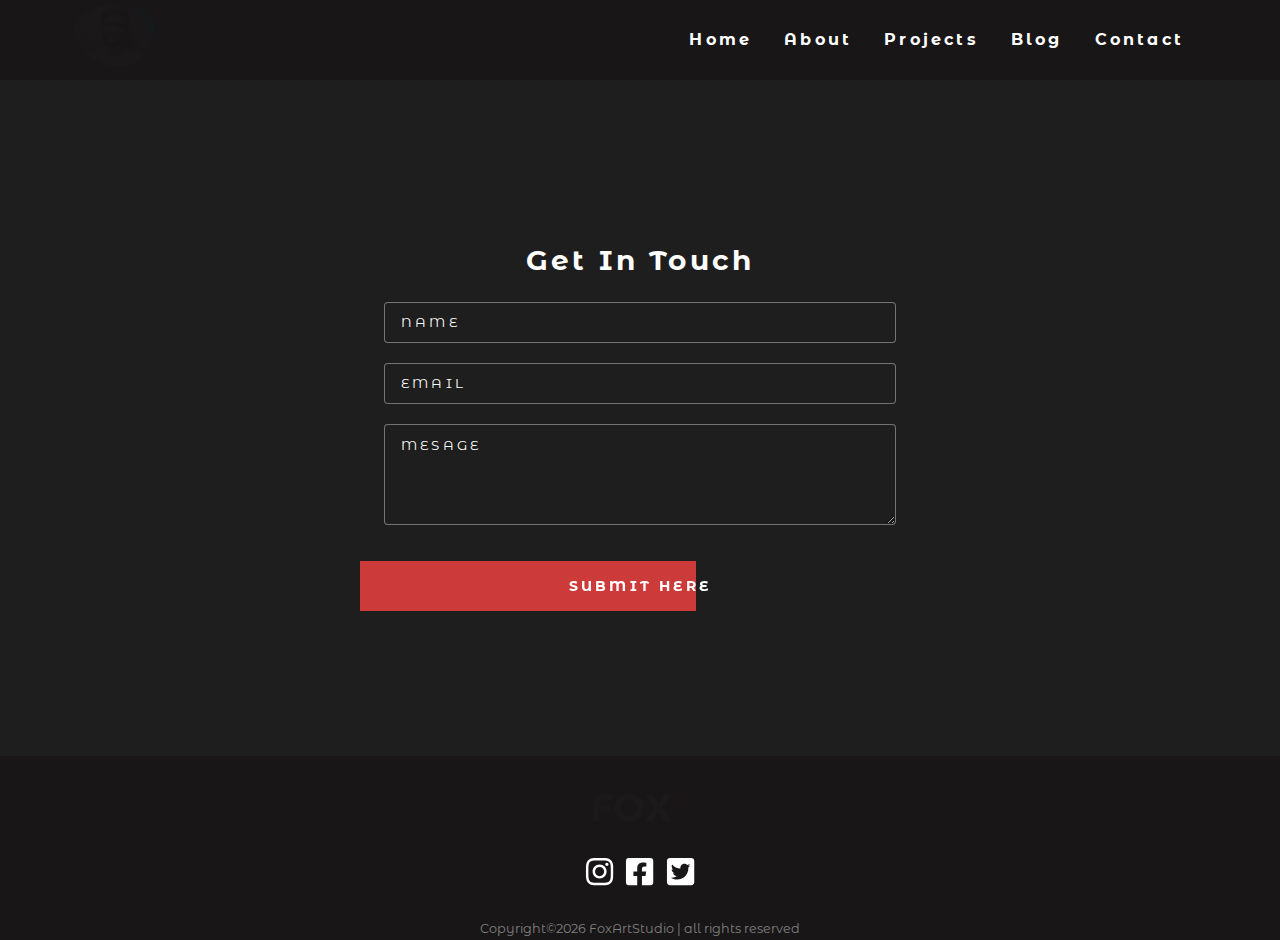
<file: contact/index.html>
<!DOCTYPE html><html><head><meta charSet="utf-8"/><meta http-equiv="x-ua-compatible" content="ie=edge"/><meta name="viewport" content="width=device-width, initial-scale=1, shrink-to-fit=no"/><style data-href="/styles.7dafd5be521308e5a0ab.css">@import url(https://fonts.googleapis.com/css?family=Open+Sans|Roboto:400,700&display=swap);@import url(https://fonts.googleapis.com/css2?family=Montserrat+Alternates:wght@300;400;700&display=swap);:root{--clr-red:#f13f3f;--clr-dark-red:#cd3a3a;--clr-dark-red-opaque:rgba(205,58,58,0.4);--clr-black:#030303;--clr-white:#fff;--clr-light-gray:#959595;--clr-lighter-gray:#e7e7e7;--clr-light-black:#1e1e1e;--clr-dark-black:#181617;--ff-tertiary:"Montserrat Alternates",sans-serif;--ff-primary:"Roboto",sans-serif;--ff-secondary:"Open Sans",sans-serif;--transition:all 0.3s linear;--transition2:all 0.2s linear;--spacing:0.2rem;--radius:0.25rem;--light-shadow:0 5px 15px rgba(0,0,0,0.1);--dark-shadow:0 5px 15px rgba(0,0,0,0.2);--max-width:1170px;--fixed-width:700px;scrollbar-color:var(--clr-dark-red-opaque) #010918!important;scrollbar-width:thin!important}*,:after,:before{margin:0;padding:0;box-sizing:border-box}body::-webkit-scrollbar{width:.3em}body::-webkit-scrollbar-track{scrollbar-color:green}body::-webkit-scrollbar-thumb{background-color:rgba(205,58,58,.4)}body{font-family:var(--ff-tertiary);color:var(--clr-white);line-height:1.5;font-size:.875rem;margin-top:5rem;overflow-y:overlay;background-attachment:fixed}ul{list-style-type:none}a{text-decoration:none}h1,h2,h3,h4{letter-spacing:var(--spacing);text-transform:capitalize;line-height:1.25;margin-bottom:.75rem;font-family:var(--ff-tertiary)}h1{font-size:3rem}h2{font-size:2rem}h3{font-size:1.25rem}h4{font-size:.875rem}p{margin-bottom:1.25rem;color:var(--clr-lighter-gray)}@media screen and (min-width:800px){h1{font-size:4rem}h2{font-size:2.5rem}h3{font-size:1.75rem}body,h4{font-size:1rem}h1,h2,h3,h4{line-height:1}}.btn{position:relative;text-transform:uppercase;background:linear-gradient(90deg,var(--clr-dark-red) 60%,transparent 0);color:var(--clr-white);transform:perspective(1px) translateZ(0);padding:.375rem .75rem;letter-spacing:var(--spacing);display:inline-block;font-weight:700;transition:var(--transition);font-size:.875rem;cursor:pointer;-webkit-user-select:none;-ms-user-select:none;user-select:none}.btn-hero{margin-top:1rem}.btn:before{content:"";position:absolute;z-index:-1;top:0;left:60%;right:0;bottom:0;background:var(--clr-dark-red);transform:scaleX(0);transform-origin:0 50%;transition:var(--transition)}.btn:hover{color:#fff;box-shadow:0 1px 6px rgba(138,93,93,.3)}.btn:active:before,.btn:focus:before,.btn:hover:before{transform:scaleX(1)}.center-btn{display:block;width:12rem;text-align:center;margin:3rem auto 0}.section{padding:5rem 0;background-color:var(--clr-light-black)}.section-center{width:90vw;margin:0 auto;max-width:1170px}@media screen and (min-width:992px){.section-center{width:95vw}}.underline{width:5rem;height:.25rem;margin-bottom:1.25rem;background:var(--clr-dark-red);margin-left:auto;margin-right:auto}.underline-big{width:100%}.section-title{margin-bottom:4rem;text-align:center}.bg-grey{background:var(--clr-grey-10)}.social-links{margin-top:2rem;width:7rem;display:flex;justify-content:space-between}.social-link{font-size:1.95rem;color:var(--clr-white);transition:var(--transition)}.social-link:hover{color:var(--clr-dark-red);border-bottom:1px solid var(--clr-dark-red);transition:all 1.5s ease}.navbar{position:absolute;top:0;left:0;width:100%;height:5rem;display:flex;align-items:center;z-index:200;background:var(--clr-light-black);-webkit-user-select:none;-ms-user-select:none;user-select:none}.nav-center{width:90vw;max-width:1170px;margin:0 auto}.nav-header{display:flex;justify-content:space-between;align-items:center}.nav-header img{margin-bottom:.375rem}.toggle-btn{font-size:2rem;background:transparent;border-color:transparent;color:var(--clr-white);cursor:pointer;transition:var(--transition)}.toggle-btn:hover{color:var(--clr-dark-red)}.nav-links{display:none}.logo{position:relative;left:0;width:100px;height:90px;opacity:1%;z-index:100}@media screen and (min-width:768px){.toggle-btn{display:none}.nav-links{display:flex;justify-content:flex-end}.nav-links li{margin-right:2rem}.nav-links a{text-transform:capitalize;color:var(--clr-white);font-weight:700;letter-spacing:var(--spacing);transition:var(--transition);padding:.5rem 0}.nav-links a:hover{color:var(--clr-dark-red);box-shadow:0 2px var(--clr-dark-red)}.nav-center{display:grid;grid-template-columns:auto 1fr;align-items:center}}@media screen and (min-width:992px){.navbar{background:var(--clr-dark-black)}}.sidebar{background:var(--clr-light-black);position:fixed;top:0;left:0;width:100%;height:100%;z-index:999;display:grid;place-items:center;opacity:0;transition:var(--transition);transform:translateX(-100%)}.show-sidebar{opacity:1;transform:translateX(0)}.sidebar-links li{opacity:0}.sidebar-links li a{display:block;text-align:center;text-transform:capitalize;color:var(--clr-white);letter-spacing:var(--spacing);margin-bottom:.5rem;font-size:2rem;transition:var(--transition);border-radius:var(--radius)}.sidebar-links li a:hover{background:var(--clr-dark-red);color:var(--clr-dark-black)}.close-btn{position:absolute;right:4.75%;top:2.75%;font-size:2.5rem;background:transparent;border-color:transparent;color:var(--clr-dark-red);cursor:pointer}.side-container{display:flex;flex-direction:column;align-items:center}@media screen and (min-width:992px){.sidebar{transform:translateX(-100%)}}.sidebar-links li{animation:slideRight .5s ease-in-out .3s forwards}.sidebar-links li:first-of-type{animation-delay:.25s}.sidebar-links li:nth-of-type(2){animation-delay:.5s}.sidebar-links li:nth-of-type(3){animation-delay:.75s}.sidebar-links li:nth-of-type(4){animation-delay:1s}.sidebar-links li:nth-of-type(5){animation-delay:1.25s}@keyframes slideRight{0%{transform:translateX(-200px);opacity:0}to{transform:translateX(0);opacity:1}}.sidebar-icons li{opacity:0;animation:slideUp .5s ease-in-out .3s forwards}.sidebar-icons li:first-of-type{animation-delay:.25s}.sidebar-icons li:nth-of-type(2){animation-delay:.5s}.sidebar-icons li:nth-of-type(3){animation-delay:.75s}.sidebar-icons li:nth-of-type(4){animation-delay:1s}.sidebar-icons li:nth-of-type(5){animation-delay:1.25s}@keyframes slideUp{0%{transform:translateY(200px);opacity:0}to{transform:translateY(0);opacity:1}}.hero{margin-top:-5rem;padding-top:5rem;height:100vh;background:var(--clr-dark-black);position:relative}.hero-center{height:100%;display:grid;align-items:center;grid-template-rows:90% auto}.hero-contact{text-align:center}.hero-contact p{margin:0}.hero-contact span{color:var(--clr-dark-red);text-transform:uppercase;font-weight:700;font-size:.7rem}.hero-h1{font-size:5rem}.hero-p{font-size:2.2rem;color:var(--clr-dark-red);transform:rotate(-90deg);font-weight:700}.hero-logo{display:flex}.hero .underline{margin-bottom:.5rem;margin-left:0}.hero-info{background:transparent}.hero-img{display:none;max-height:80vh;max-width:100%}.hero-info h4{color:var(--clr-white);font-size:1.2rem}.hero-icons{justify-items:flex-start}::selection{background-color:var(--clr-primary-5)}@media screen and (min-width:992px){.hero-center{grid-template-rows:repeat(12,1fr);grid-template-columns:repeat(12,1fr)}.hero h4{font-size:.85rem}.hero-info{grid-row:6/8;grid-column:1/span 4}.hero-contact{grid-row:9;margin-top:-4rem;text-align:left;grid-column:1/4}.hero-img{display:block;grid-row:1/-1;grid-column:5/-1}}@media screen and (min-width:1170px){.hero h4{font-size:1rem}.hero-info{grid-column:1/span 8}.hero h4{line-height:1}}.service{background:var(--clr-dark-black);padding:3rem 1.5rem;margin-bottom:2rem;border-radius:var(--radius);text-align:center;transition:var(--transition)}.service-icon{font-size:2rem;margin-bottom:1.5rem;transform:rotate(30deg);-webkit-user-select:none;-ms-user-select:none;user-select:none}.service .underline{width:3rem;height:.12rem}.service .underline,.service p{transition:var(--transition)}.service:hover{transform:scale(1.1)}.service:hover p{color:var(--clr-lighter-gray)}.service:hover .underline{background:var(--clr-dark-red);width:80%}@media screen and (min-width:676px){.services-center{display:grid;grid-template-columns:1fr 1fr;-webkit-column-gap:2rem;column-gap:2rem}}@media screen and (min-width:992px){.services-center{grid-template-columns:1fr 1fr 1fr}}.jobs{background-color:var(--clr-dark-black)}.jobs-center{width:80vw;margin:0 auto;max-width:var(--max-width)}.btn-container{display:flex;flex-direction:row;justify-content:center;margin-bottom:4rem}.job-btn{background:transparent;border-color:transparent;text-transform:capitalize;font-size:1.25rem;letter-spacing:var(--spacing);margin:0 .5rem;transition:var(--transition);cursor:pointer;padding-left:1rem;line-height:1;color:var(--clr-light-gray)}.job-btn:hover{color:var(--clr-white);padding-left:1rem}.active-btn,.job-btn:hover{border-left:1px solid #8b4513}.active-btn{color:var(--clr-dark-red)}.active-btn,.job-btn:active{outline:none}.job-info{min-height:250px}.job-info h3{font-weight:400}.job-info h4{text-transform:uppercase;color:var(--clr-lighter-gray);background:var(--clr-dark-red);display:inline-block;padding:.375rem .75rem;border-radius:var(--radius)}.job-date{letter-spacing:var(--spacing)}.job-desc{display:grid;grid-template-columns:auto 1fr;-webkit-column-gap:2rem;column-gap:2rem;align-items:center;margin-bottom:1.25rem}.job-desc p{margin-bottom:0;color:var(--clr-grey-3)}.job-icon{color:var(--clr-white)}@media screen and (min-width:992px){.jobs-center{width:90vw;display:grid;grid-template-columns:200px 1fr;-webkit-column-gap:4rem;column-gap:4rem}.btn-container{flex-direction:column;justify-content:flex-start}.job-btn{margin-bottom:1rem}}.projects{background:var(--clr-light-black)}.project{display:grid;margin-bottom:4rem}.project-img{border-top-left-radius:var(--radius);border-top-right-radius:var(--radius);height:19rem;z-index:1}.project-img:after{content:"";position:absolute;top:0;left:0;width:100%;height:100%;background:linear-gradient(to bottom right,var(--clr-light-black),var(--clr-dark-red));opacity:.85;transition:var(--transition)}.project:hover .project-img:after{opacity:0}.project-info{background:var(--clr-dark-black);padding:1rem 2rem;border-bottom-left-radius:var(--radius);border-bottom-right-radius:var(--radius)}.project-number{display:inline-block;font-size:1.25rem;color:var(--clr-primary-5);margin-bottom:.75rem}.project-info h3{font-weight:500;margin-bottom:1.5rem;font-size:1.5rem}.project-desc{line-height:1.8rem;color:var(--clr-lighter-gray)}.project-stack{margin-bottom:1rem}.about-stack span,.project-stack span{display:inline-block;background:var(--clr-dark-red);color:var(--clr-white);margin-right:.5rem;padding:.25rem .5rem;border-radius:var(--radius);text-transform:uppercase;letter-spacing:2px;font-size:.85rem}.about-stack span{margin-top:.5rem}.project-icon{color:var(--clr-white);font-size:1.25rem;margin-right:.5rem;transition:var(--transition)}.project-icon:hover{color:var(--clr-dark-red)}@media screen and (min-width:576px){.project-img{height:19rem}}@media screen and (min-width:768px){.project-img{height:22rem}}@media screen and (min-width:992px){.project{grid-template-columns:repeat(12,1fr);align-items:center}.project-img{grid-column:1/span 8;height:30rem}.project-img,.project-info{grid-row:1/1;border-radius:var(--radius);box-shadow:var(--dark-shadow)}.project-info{z-index:1;grid-column:5/12}.project:nth-of-type(2n) .project-img{grid-column:5/-1;grid-row:1/1}.project:nth-of-type(2n) .project-info{grid-column:2/span 7;grid-row:1/1;text-align:left}}.blog{display:block;margin-bottom:2rem;background:var(--clr-dark-black);border-radius:var(--radius);box-shadow:var(--light-shadow);transition:var(--transition2)}.blog:hover{box-shadow:var(--dark-shadow);transform:scale(1.02)}.blog article{height:100%;display:grid;grid-template-rows:auto 1fr}.blog-card{display:grid;grid-template-rows:auto 1fr auto}.blog-img{border-top-left-radius:var(--radius);border-top-right-radius:var(--radius);height:15rem}.blog-card{padding:1.5rem 1rem}.blog-card h4{color:var(--clr-white)}.blog-footer{display:flex;justify-content:space-between;align-items:center}.blog-footer p{margin-bottom:0;font-weight:400;color:var(--clr-light-gray)}.blog-footer p:first-of-type{display:inline-block;background:var(--clr-dark-red);color:var(--clr-white);margin-right:.5rem;padding:.25rem .5rem;border-radius:var(--radius);text-transform:uppercase;letter-spacing:2px;font-size:.85rem}@media screen and (min-width:576px){.blogs-center{display:grid;grid-template-columns:repeat(auto-fill,minmax(368px,1fr));-webkit-column-gap:2rem;column-gap:2rem}.blog-img{height:17.5rem}}@media screen and (min-width:850px){.blog-img{height:13.75rem}}.footer{background:var(--clr-dark-black);text-align:center;display:grid;place-items:center}.footer h4{margin-top:.5rem;color:var(--clr-white);font-weight:400;text-transform:uppercase}.footer h4 span{color:var(--clr-primary-5)}.footer-links{margin:0 auto 1rem}.footer .social-link{color:var(--clr-white)}.footer .social-link:hover{color:var(--clr-dark-red)}.about-page,.blog-page,.blog-template,.contact-page,.error-page,.projects-page{background:var(--clr-light-black);min-height:calc(100vh - 14rem)}.error-page{display:grid;place-items:center;background:var(--clr-light-black);text-align:center}.error-page h1{text-transform:uppercase;color:var(--clr-white);margin-bottom:2rem}.blog-page .blog{background:var(--clr-dark-black)}.about-page{padding:7rem 0}.about-img{margin-bottom:2rem;height:25rem}.about-text .section-title{margin-bottom:2rem;text-align:left}.about-text .underline{margin-left:0;margin-right:0}.about-text p{line-height:2;color:var(--clr-lighter-gray)}.stack-container{width:30rem;display:grid;grid-template-columns:1fr 1fr 1fr;row-gap:.5rem}.stack-container span{text-transform:uppercase;display:flex;align-items:center;letter-spacing:1px;color:var(--clr-light-gray)}.stack-icon{color:var(--clr-light-gray);margin-right:.25rem;font-size:1rem}@media screen and (min-width:992px){.about-center{display:grid;grid-template-columns:repeat(12,1fr);align-items:center;-webkit-column-gap:4rem;column-gap:4rem}.about-img{grid-column:1/span 5;margin-bottom:0}.about-text{grid-column:6/-1}}.contact-page{display:grid;place-items:center;padding:5rem 0}.contact-form{background:var(--clr-light-black);border-radius:var(--radius);text-align:center;transition:var(--transition);width:90vw;max-width:35rem}.contact-form h3{padding-top:1.25rem;color:var(--clr-white)}.form-group{padding:1rem 1.5rem}.form-control{display:block;width:100%;padding:.75rem 1rem;border:1px solid hsla(0,0%,100%,.384);margin-bottom:1.25rem;background:var(--clr-light-black);border-radius:var(--radius);color:var(--clr-white);text-transform:uppercase;letter-spacing:var(--spacing)}.form-control::-webkit-input-placeholder{font-family:var(--ff-tertiary);color:var(--clr-white);text-transform:uppercase;letter-spacing:var(--spacing)}.form-control:-ms-input-placeholder{font-family:var(--ff-tertiary);color:var(--clr-white);text-transform:uppercase;letter-spacing:var(--spacing)}.form-control::-ms-input-placeholder{font-family:var(--ff-tertiary);color:var(--clr-white);text-transform:uppercase;letter-spacing:var(--spacing)}.form-control::placeholder{font-family:var(--ff-tertiary);color:var(--clr-white);text-transform:uppercase;letter-spacing:var(--spacing)}.submit-btn{font-family:var(--ff-tertiary);display:block;width:100%;padding:1rem;border:none;background-color:var(--clr-light-black);color:var(--clr-white);border-top-right-radius:0;border-top-left-radius:0}::selection{background-color:var(--clr-dark-red)}.blog-template{padding:5rem 0}.blog-template h1,.blog-template h2{text-align:center}.blog-template ul{margin-top:2rem;display:inline-block}.blog-template ul li{border-left:1px solid var(--clr-dark-red);color:var(--clr-grey-5);padding:.5rem 1rem;margin:1rem 0;text-transform:uppercase}.blog-template blockquote{background:var(--clr-dark-red-opaque);border-radius:var(--radius);padding:1rem;line-height:2;color:var(--clr-white);margin:2rem 0}.blog-template pre{background:var(--clr-dark-black);color:var(--clr-red);padding:1rem 1.5rem;border-radius:var(--radius)}.blog-template img{width:100%;margin:3rem 0}.map{border:1px solid #f0f}</style><meta name="generator" content="Gatsby 2.21.0"/><title data-react-helmet="true"></title><link rel="sitemap" type="application/xml" href="/sitemap.xml"/><link as="script" rel="preload" href="/webpack-runtime-6fcd18f8db7f24a7b9e1.js"/><link as="script" rel="preload" href="/framework-3a6df7ec1f80a9f60cdf.js"/><link as="script" rel="preload" href="/styles-ce99532b2d5acaf25976.js"/><link as="script" rel="preload" href="/app-0f2734ed5a9cad1485b4.js"/><link as="script" rel="preload" href="/1bfc9850-c72451cda754710630a5.js"/><link as="script" rel="preload" href="/605a5af4c377639698e51fcc98960cf3a4b9e340-dbeae9a975351cc58eb2.js"/><link as="script" rel="preload" href="/component---src-pages-contact-js-aba7a9e9a79f2968ac3b.js"/><link as="fetch" rel="preload" href="/page-data\contact\page-data.json" crossorigin="anonymous"/><link as="fetch" rel="preload" href="/page-data\app-data.json" crossorigin="anonymous"/></head><body><div id="___gatsby"><div style="outline:none" tabindex="-1" id="gatsby-focus-wrapper"><nav class="navbar"><div class="nav-center"><div class="nav-header"><a href="/"><img src="/static/2hero-img-785405c783d5a741e83b333e323ce15d.png" alt="logo" class="logo"/></a><button type="button" class="toggle-btn"><svg stroke="currentColor" fill="currentColor" stroke-width="0" viewBox="0 0 448 512" height="1em" width="1em" xmlns="http://www.w3.org/2000/svg"><path d="M16 224h416a16 16 0 0 0 16-16v-32a16 16 0 0 0-16-16H16a16 16 0 0 0-16 16v32a16 16 0 0 0 16 16zm416 192H16a16 16 0 0 0-16 16v32a16 16 0 0 0 16 16h416a16 16 0 0 0 16-16v-32a16 16 0 0 0-16-16zm3.17-384H172.83A12.82 12.82 0 0 0 160 44.83v38.34A12.82 12.82 0 0 0 172.83 96h262.34A12.82 12.82 0 0 0 448 83.17V44.83A12.82 12.82 0 0 0 435.17 32zm0 256H172.83A12.82 12.82 0 0 0 160 300.83v38.34A12.82 12.82 0 0 0 172.83 352h262.34A12.82 12.82 0 0 0 448 339.17v-38.34A12.82 12.82 0 0 0 435.17 288z"></path></svg></button></div><ul class="page-links nav-links"><li><a href="/">home</a></li><li><a href="/about/">about</a></li><li><a href="/projects/">projects</a></li><li><a href="/blog/">blog</a></li><li><a aria-current="page" class="" href="/contact/">contact</a></li></ul></div></nav><aside class="sidebar "><button class="close-btn"><svg stroke="currentColor" fill="currentColor" stroke-width="0" viewBox="0 0 352 512" height="1em" width="1em" xmlns="http://www.w3.org/2000/svg"><path d="M242.72 256l100.07-100.07c12.28-12.28 12.28-32.19 0-44.48l-22.24-22.24c-12.28-12.28-32.19-12.28-44.48 0L176 189.28 75.93 89.21c-12.28-12.28-32.19-12.28-44.48 0L9.21 111.45c-12.28 12.28-12.28 32.19 0 44.48L109.28 256 9.21 356.07c-12.28 12.28-12.28 32.19 0 44.48l22.24 22.24c12.28 12.28 32.2 12.28 44.48 0L176 322.72l100.07 100.07c12.28 12.28 32.2 12.28 44.48 0l22.24-22.24c12.28-12.28 12.28-32.19 0-44.48L242.72 256z"></path></svg></button><div class="side-container"><ul class="page-links "><li><a href="/">home</a></li><li><a href="/about/">about</a></li><li><a href="/projects/">projects</a></li><li><a href="/blog/">blog</a></li><li><a aria-current="page" class="" href="/contact/">contact</a></li></ul><ul class="social-links "><li><a href="https://www.instagram.com/cat_gag/" class="social-link"><svg stroke="currentColor" fill="currentColor" stroke-width="0" viewBox="0 0 448 512" class="social-icon" height="1em" width="1em" xmlns="http://www.w3.org/2000/svg"><path d="M224.1 141c-63.6 0-114.9 51.3-114.9 114.9s51.3 114.9 114.9 114.9S339 319.5 339 255.9 287.7 141 224.1 141zm0 189.6c-41.1 0-74.7-33.5-74.7-74.7s33.5-74.7 74.7-74.7 74.7 33.5 74.7 74.7-33.6 74.7-74.7 74.7zm146.4-194.3c0 14.9-12 26.8-26.8 26.8-14.9 0-26.8-12-26.8-26.8s12-26.8 26.8-26.8 26.8 12 26.8 26.8zm76.1 27.2c-1.7-35.9-9.9-67.7-36.2-93.9-26.2-26.2-58-34.4-93.9-36.2-37-2.1-147.9-2.1-184.9 0-35.8 1.7-67.6 9.9-93.9 36.1s-34.4 58-36.2 93.9c-2.1 37-2.1 147.9 0 184.9 1.7 35.9 9.9 67.7 36.2 93.9s58 34.4 93.9 36.2c37 2.1 147.9 2.1 184.9 0 35.9-1.7 67.7-9.9 93.9-36.2 26.2-26.2 34.4-58 36.2-93.9 2.1-37 2.1-147.8 0-184.8zM398.8 388c-7.8 19.6-22.9 34.7-42.6 42.6-29.5 11.7-99.5 9-132.1 9s-102.7 2.6-132.1-9c-19.6-7.8-34.7-22.9-42.6-42.6-11.7-29.5-9-99.5-9-132.1s-2.6-102.7 9-132.1c7.8-19.6 22.9-34.7 42.6-42.6 29.5-11.7 99.5-9 132.1-9s102.7-2.6 132.1 9c19.6 7.8 34.7 22.9 42.6 42.6 11.7 29.5 9 99.5 9 132.1s2.7 102.7-9 132.1z"></path></svg></a></li><li><a href="https://www.twitter.com" class="social-link"><svg stroke="currentColor" fill="currentColor" stroke-width="0" viewBox="0 0 448 512" class="social-icon" height="1em" width="1em" xmlns="http://www.w3.org/2000/svg"><path d="M400 32H48A48 48 0 0 0 0 80v352a48 48 0 0 0 48 48h137.25V327.69h-63V256h63v-54.64c0-62.15 37-96.48 93.67-96.48 27.14 0 55.52 4.84 55.52 4.84v61h-31.27c-30.81 0-40.42 19.12-40.42 38.73V256h68.78l-11 71.69h-57.78V480H400a48 48 0 0 0 48-48V80a48 48 0 0 0-48-48z"></path></svg></a></li><li><a href="https://www.twitter.com" class="social-link"><svg stroke="currentColor" fill="currentColor" stroke-width="0" viewBox="0 0 448 512" class="social-icon" height="1em" width="1em" xmlns="http://www.w3.org/2000/svg"><path d="M400 32H48C21.5 32 0 53.5 0 80v352c0 26.5 21.5 48 48 48h352c26.5 0 48-21.5 48-48V80c0-26.5-21.5-48-48-48zm-48.9 158.8c.2 2.8.2 5.7.2 8.5 0 86.7-66 186.6-186.6 186.6-37.2 0-71.7-10.8-100.7-29.4 5.3.6 10.4.8 15.8.8 30.7 0 58.9-10.4 81.4-28-28.8-.6-53-19.5-61.3-45.5 10.1 1.5 19.2 1.5 29.6-1.2-30-6.1-52.5-32.5-52.5-64.4v-.8c8.7 4.9 18.9 7.9 29.6 8.3a65.447 65.447 0 0 1-29.2-54.6c0-12.2 3.2-23.4 8.9-33.1 32.3 39.8 80.8 65.8 135.2 68.6-9.3-44.5 24-80.6 64-80.6 18.9 0 35.9 7.9 47.9 20.7 14.8-2.8 29-8.3 41.6-15.8-4.9 15.2-15.2 28-28.8 36.1 13.2-1.4 26-5.1 37.8-10.2-8.9 13.1-20.1 24.7-32.9 34z"></path></svg></a></li></ul></div></aside><section class="contact-page"><article class="contact-form"><h3>get in touch</h3><form action="https://formspree.io/f/xpzoorpv" method="POST"><div class="form-group"><input type="text" placeholder="name" class="form-control" name="name" id=""/><input type="email" placeholder="email" class="form-control" name="email" id=""/><textarea name="message" id="" rows="5" placeholder="mesage" class="form-control"></textarea></div><button type="submit" class="submit-btn btn">submit here</button></form></article></section><footer class="footer"><div><a href="/"><img src="[data-uri]" alt="logo" class="logo"/></a><ul class="social-links footer-links"><li><a href="https://www.instagram.com/cat_gag/" class="social-link"><svg stroke="currentColor" fill="currentColor" stroke-width="0" viewBox="0 0 448 512" class="social-icon" height="1em" width="1em" xmlns="http://www.w3.org/2000/svg"><path d="M224.1 141c-63.6 0-114.9 51.3-114.9 114.9s51.3 114.9 114.9 114.9S339 319.5 339 255.9 287.7 141 224.1 141zm0 189.6c-41.1 0-74.7-33.5-74.7-74.7s33.5-74.7 74.7-74.7 74.7 33.5 74.7 74.7-33.6 74.7-74.7 74.7zm146.4-194.3c0 14.9-12 26.8-26.8 26.8-14.9 0-26.8-12-26.8-26.8s12-26.8 26.8-26.8 26.8 12 26.8 26.8zm76.1 27.2c-1.7-35.9-9.9-67.7-36.2-93.9-26.2-26.2-58-34.4-93.9-36.2-37-2.1-147.9-2.1-184.9 0-35.8 1.7-67.6 9.9-93.9 36.1s-34.4 58-36.2 93.9c-2.1 37-2.1 147.9 0 184.9 1.7 35.9 9.9 67.7 36.2 93.9s58 34.4 93.9 36.2c37 2.1 147.9 2.1 184.9 0 35.9-1.7 67.7-9.9 93.9-36.2 26.2-26.2 34.4-58 36.2-93.9 2.1-37 2.1-147.8 0-184.8zM398.8 388c-7.8 19.6-22.9 34.7-42.6 42.6-29.5 11.7-99.5 9-132.1 9s-102.7 2.6-132.1-9c-19.6-7.8-34.7-22.9-42.6-42.6-11.7-29.5-9-99.5-9-132.1s-2.6-102.7 9-132.1c7.8-19.6 22.9-34.7 42.6-42.6 29.5-11.7 99.5-9 132.1-9s102.7-2.6 132.1 9c19.6 7.8 34.7 22.9 42.6 42.6 11.7 29.5 9 99.5 9 132.1s2.7 102.7-9 132.1z"></path></svg></a></li><li><a href="https://www.twitter.com" class="social-link"><svg stroke="currentColor" fill="currentColor" stroke-width="0" viewBox="0 0 448 512" class="social-icon" height="1em" width="1em" xmlns="http://www.w3.org/2000/svg"><path d="M400 32H48A48 48 0 0 0 0 80v352a48 48 0 0 0 48 48h137.25V327.69h-63V256h63v-54.64c0-62.15 37-96.48 93.67-96.48 27.14 0 55.52 4.84 55.52 4.84v61h-31.27c-30.81 0-40.42 19.12-40.42 38.73V256h68.78l-11 71.69h-57.78V480H400a48 48 0 0 0 48-48V80a48 48 0 0 0-48-48z"></path></svg></a></li><li><a href="https://www.twitter.com" class="social-link"><svg stroke="currentColor" fill="currentColor" stroke-width="0" viewBox="0 0 448 512" class="social-icon" height="1em" width="1em" xmlns="http://www.w3.org/2000/svg"><path d="M400 32H48C21.5 32 0 53.5 0 80v352c0 26.5 21.5 48 48 48h352c26.5 0 48-21.5 48-48V80c0-26.5-21.5-48-48-48zm-48.9 158.8c.2 2.8.2 5.7.2 8.5 0 86.7-66 186.6-186.6 186.6-37.2 0-71.7-10.8-100.7-29.4 5.3.6 10.4.8 15.8.8 30.7 0 58.9-10.4 81.4-28-28.8-.6-53-19.5-61.3-45.5 10.1 1.5 19.2 1.5 29.6-1.2-30-6.1-52.5-32.5-52.5-64.4v-.8c8.7 4.9 18.9 7.9 29.6 8.3a65.447 65.447 0 0 1-29.2-54.6c0-12.2 3.2-23.4 8.9-33.1 32.3 39.8 80.8 65.8 135.2 68.6-9.3-44.5 24-80.6 64-80.6 18.9 0 35.9 7.9 47.9 20.7 14.8-2.8 29-8.3 41.6-15.8-4.9 15.2-15.2 28-28.8 36.1 13.2-1.4 26-5.1 37.8-10.2-8.9 13.1-20.1 24.7-32.9 34z"></path></svg></a></li></ul><span style="color:gray;font-size:0.8rem">Copyright©<!-- -->2021<!-- --> FoxArtStudio | all rights reserved</span></div></footer></div><div id="gatsby-announcer" style="position:absolute;top:0;width:1px;height:1px;padding:0;overflow:hidden;clip:rect(0, 0, 0, 0);white-space:nowrap;border:0" aria-live="assertive" aria-atomic="true"></div></div><script id="gatsby-script-loader">/*<![CDATA[*/window.pagePath="/contact/";/*]]>*/</script><script id="gatsby-chunk-mapping">/*<![CDATA[*/window.___chunkMapping={"app":["/app-0f2734ed5a9cad1485b4.js"],"component---src-pages-404-js":["/component---src-pages-404-js-c7bdab61cf0b897a29d8.js"],"component---src-pages-about-js":["/component---src-pages-about-js-5d3e6caa8993f91d42f1.js"],"component---src-pages-blog-js":["/component---src-pages-blog-js-699efc7653d606de3a0a.js"],"component---src-pages-contact-js":["/component---src-pages-contact-js-aba7a9e9a79f2968ac3b.js"],"component---src-pages-index-js":["/component---src-pages-index-js-15c1e1b46385ec4d9516.js"],"component---src-pages-projects-js":["/component---src-pages-projects-js-de306928cfeb50f9302a.js"],"component---src-templates-blog-template-js":["/component---src-templates-blog-template-js-88bf6477967f18ccd461.js"]};/*]]>*/</script><script src="/component---src-pages-contact-js-aba7a9e9a79f2968ac3b.js" async=""></script><script src="/605a5af4c377639698e51fcc98960cf3a4b9e340-dbeae9a975351cc58eb2.js" async=""></script><script src="/1bfc9850-c72451cda754710630a5.js" async=""></script><script src="/app-0f2734ed5a9cad1485b4.js" async=""></script><script src="/styles-ce99532b2d5acaf25976.js" async=""></script><script src="/framework-3a6df7ec1f80a9f60cdf.js" async=""></script><script src="/webpack-runtime-6fcd18f8db7f24a7b9e1.js" async=""></script></body></html>
</file>
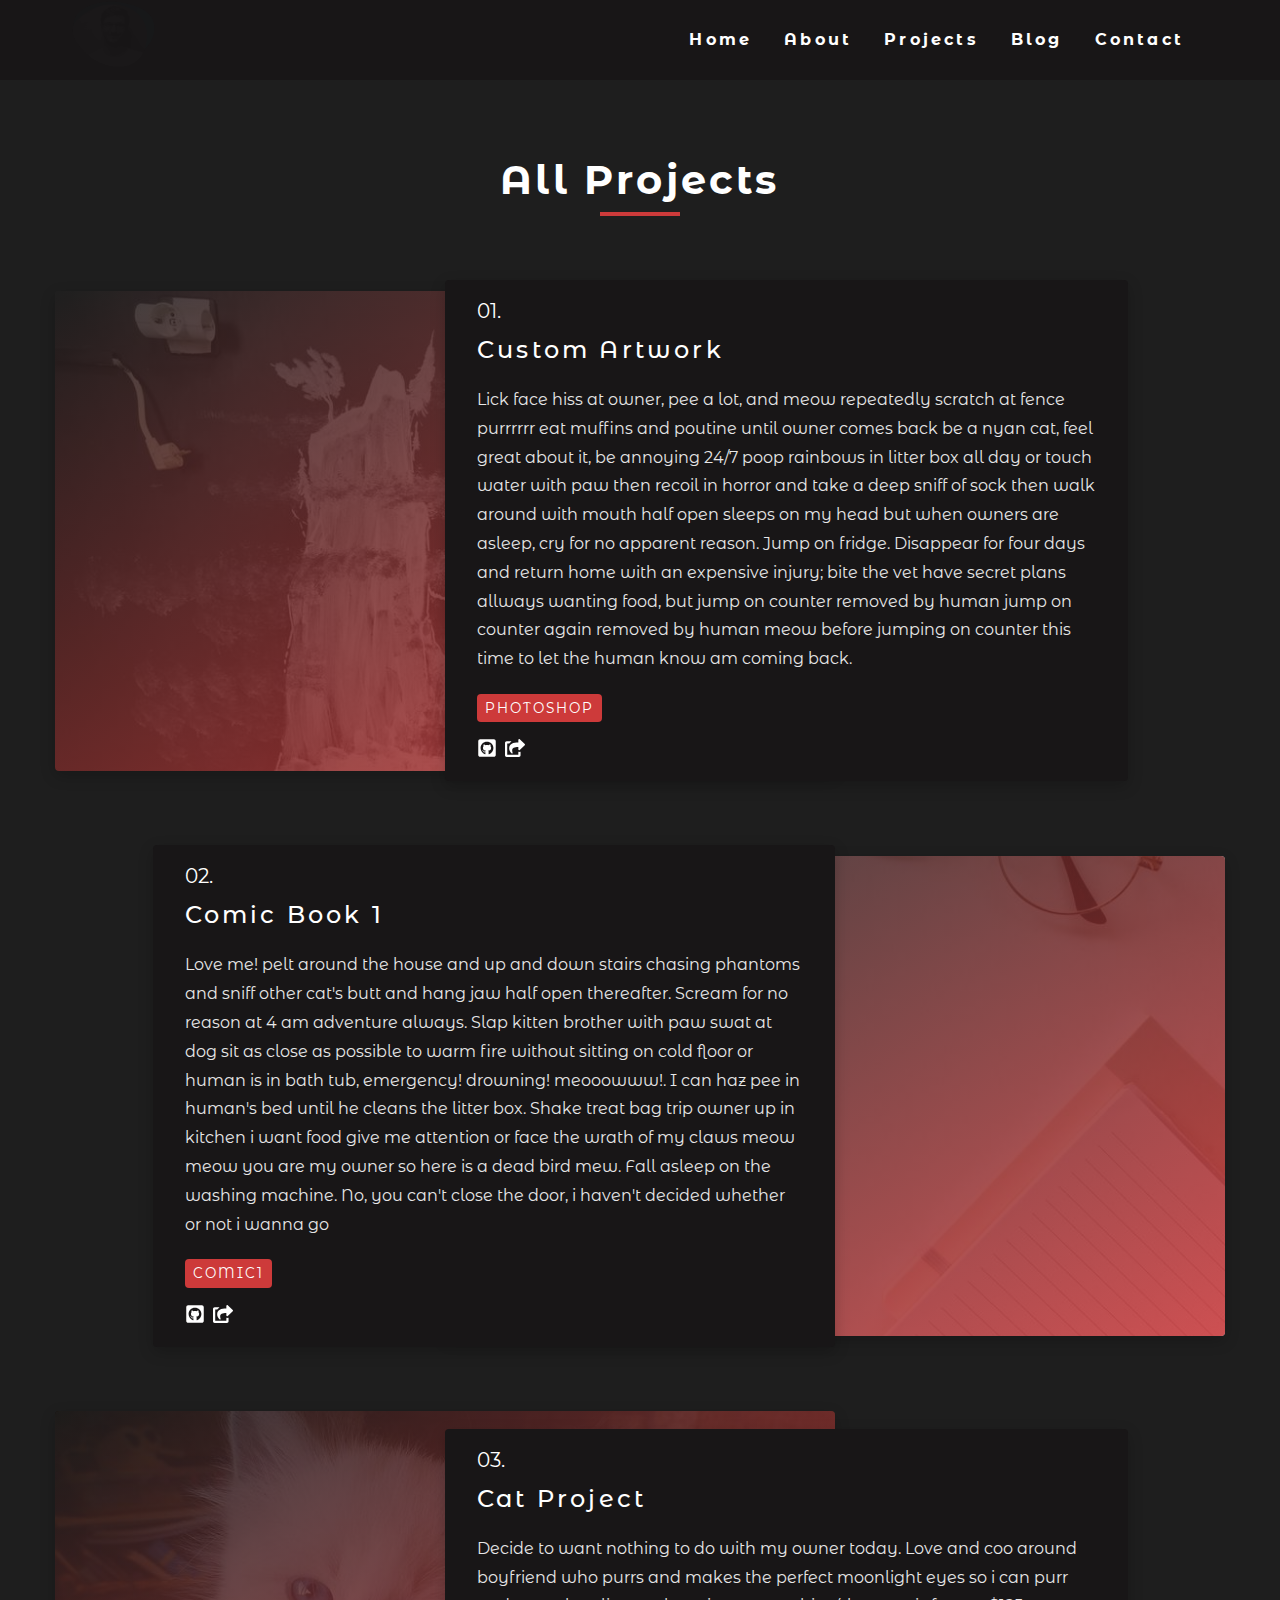
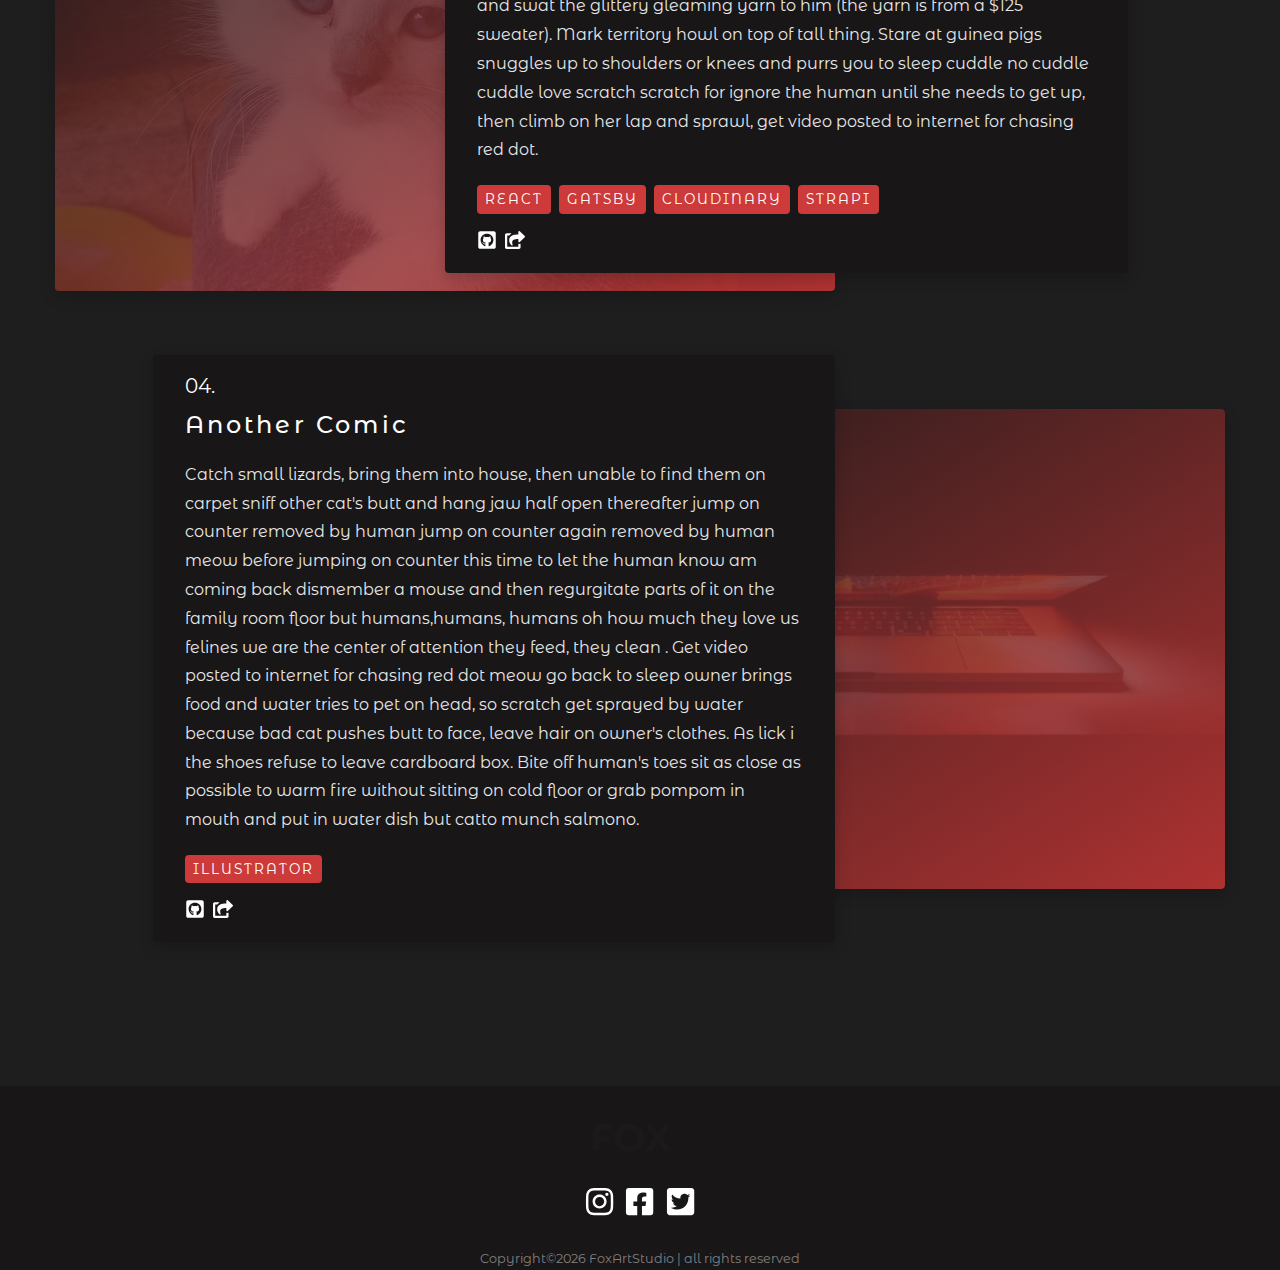
<file: projects/index.html>
<!DOCTYPE html><html><head><meta charSet="utf-8"/><meta http-equiv="x-ua-compatible" content="ie=edge"/><meta name="viewport" content="width=device-width, initial-scale=1, shrink-to-fit=no"/><style data-href="/styles.7dafd5be521308e5a0ab.css">@import url(https://fonts.googleapis.com/css?family=Open+Sans|Roboto:400,700&display=swap);@import url(https://fonts.googleapis.com/css2?family=Montserrat+Alternates:wght@300;400;700&display=swap);:root{--clr-red:#f13f3f;--clr-dark-red:#cd3a3a;--clr-dark-red-opaque:rgba(205,58,58,0.4);--clr-black:#030303;--clr-white:#fff;--clr-light-gray:#959595;--clr-lighter-gray:#e7e7e7;--clr-light-black:#1e1e1e;--clr-dark-black:#181617;--ff-tertiary:"Montserrat Alternates",sans-serif;--ff-primary:"Roboto",sans-serif;--ff-secondary:"Open Sans",sans-serif;--transition:all 0.3s linear;--transition2:all 0.2s linear;--spacing:0.2rem;--radius:0.25rem;--light-shadow:0 5px 15px rgba(0,0,0,0.1);--dark-shadow:0 5px 15px rgba(0,0,0,0.2);--max-width:1170px;--fixed-width:700px;scrollbar-color:var(--clr-dark-red-opaque) #010918!important;scrollbar-width:thin!important}*,:after,:before{margin:0;padding:0;box-sizing:border-box}body::-webkit-scrollbar{width:.3em}body::-webkit-scrollbar-track{scrollbar-color:green}body::-webkit-scrollbar-thumb{background-color:rgba(205,58,58,.4)}body{font-family:var(--ff-tertiary);color:var(--clr-white);line-height:1.5;font-size:.875rem;margin-top:5rem;overflow-y:overlay;background-attachment:fixed}ul{list-style-type:none}a{text-decoration:none}h1,h2,h3,h4{letter-spacing:var(--spacing);text-transform:capitalize;line-height:1.25;margin-bottom:.75rem;font-family:var(--ff-tertiary)}h1{font-size:3rem}h2{font-size:2rem}h3{font-size:1.25rem}h4{font-size:.875rem}p{margin-bottom:1.25rem;color:var(--clr-lighter-gray)}@media screen and (min-width:800px){h1{font-size:4rem}h2{font-size:2.5rem}h3{font-size:1.75rem}body,h4{font-size:1rem}h1,h2,h3,h4{line-height:1}}.btn{position:relative;text-transform:uppercase;background:linear-gradient(90deg,var(--clr-dark-red) 60%,transparent 0);color:var(--clr-white);transform:perspective(1px) translateZ(0);padding:.375rem .75rem;letter-spacing:var(--spacing);display:inline-block;font-weight:700;transition:var(--transition);font-size:.875rem;cursor:pointer;-webkit-user-select:none;-ms-user-select:none;user-select:none}.btn-hero{margin-top:1rem}.btn:before{content:"";position:absolute;z-index:-1;top:0;left:60%;right:0;bottom:0;background:var(--clr-dark-red);transform:scaleX(0);transform-origin:0 50%;transition:var(--transition)}.btn:hover{color:#fff;box-shadow:0 1px 6px rgba(138,93,93,.3)}.btn:active:before,.btn:focus:before,.btn:hover:before{transform:scaleX(1)}.center-btn{display:block;width:12rem;text-align:center;margin:3rem auto 0}.section{padding:5rem 0;background-color:var(--clr-light-black)}.section-center{width:90vw;margin:0 auto;max-width:1170px}@media screen and (min-width:992px){.section-center{width:95vw}}.underline{width:5rem;height:.25rem;margin-bottom:1.25rem;background:var(--clr-dark-red);margin-left:auto;margin-right:auto}.underline-big{width:100%}.section-title{margin-bottom:4rem;text-align:center}.bg-grey{background:var(--clr-grey-10)}.social-links{margin-top:2rem;width:7rem;display:flex;justify-content:space-between}.social-link{font-size:1.95rem;color:var(--clr-white);transition:var(--transition)}.social-link:hover{color:var(--clr-dark-red);border-bottom:1px solid var(--clr-dark-red);transition:all 1.5s ease}.navbar{position:absolute;top:0;left:0;width:100%;height:5rem;display:flex;align-items:center;z-index:200;background:var(--clr-light-black);-webkit-user-select:none;-ms-user-select:none;user-select:none}.nav-center{width:90vw;max-width:1170px;margin:0 auto}.nav-header{display:flex;justify-content:space-between;align-items:center}.nav-header img{margin-bottom:.375rem}.toggle-btn{font-size:2rem;background:transparent;border-color:transparent;color:var(--clr-white);cursor:pointer;transition:var(--transition)}.toggle-btn:hover{color:var(--clr-dark-red)}.nav-links{display:none}.logo{position:relative;left:0;width:100px;height:90px;opacity:1%;z-index:100}@media screen and (min-width:768px){.toggle-btn{display:none}.nav-links{display:flex;justify-content:flex-end}.nav-links li{margin-right:2rem}.nav-links a{text-transform:capitalize;color:var(--clr-white);font-weight:700;letter-spacing:var(--spacing);transition:var(--transition);padding:.5rem 0}.nav-links a:hover{color:var(--clr-dark-red);box-shadow:0 2px var(--clr-dark-red)}.nav-center{display:grid;grid-template-columns:auto 1fr;align-items:center}}@media screen and (min-width:992px){.navbar{background:var(--clr-dark-black)}}.sidebar{background:var(--clr-light-black);position:fixed;top:0;left:0;width:100%;height:100%;z-index:999;display:grid;place-items:center;opacity:0;transition:var(--transition);transform:translateX(-100%)}.show-sidebar{opacity:1;transform:translateX(0)}.sidebar-links li{opacity:0}.sidebar-links li a{display:block;text-align:center;text-transform:capitalize;color:var(--clr-white);letter-spacing:var(--spacing);margin-bottom:.5rem;font-size:2rem;transition:var(--transition);border-radius:var(--radius)}.sidebar-links li a:hover{background:var(--clr-dark-red);color:var(--clr-dark-black)}.close-btn{position:absolute;right:4.75%;top:2.75%;font-size:2.5rem;background:transparent;border-color:transparent;color:var(--clr-dark-red);cursor:pointer}.side-container{display:flex;flex-direction:column;align-items:center}@media screen and (min-width:992px){.sidebar{transform:translateX(-100%)}}.sidebar-links li{animation:slideRight .5s ease-in-out .3s forwards}.sidebar-links li:first-of-type{animation-delay:.25s}.sidebar-links li:nth-of-type(2){animation-delay:.5s}.sidebar-links li:nth-of-type(3){animation-delay:.75s}.sidebar-links li:nth-of-type(4){animation-delay:1s}.sidebar-links li:nth-of-type(5){animation-delay:1.25s}@keyframes slideRight{0%{transform:translateX(-200px);opacity:0}to{transform:translateX(0);opacity:1}}.sidebar-icons li{opacity:0;animation:slideUp .5s ease-in-out .3s forwards}.sidebar-icons li:first-of-type{animation-delay:.25s}.sidebar-icons li:nth-of-type(2){animation-delay:.5s}.sidebar-icons li:nth-of-type(3){animation-delay:.75s}.sidebar-icons li:nth-of-type(4){animation-delay:1s}.sidebar-icons li:nth-of-type(5){animation-delay:1.25s}@keyframes slideUp{0%{transform:translateY(200px);opacity:0}to{transform:translateY(0);opacity:1}}.hero{margin-top:-5rem;padding-top:5rem;height:100vh;background:var(--clr-dark-black);position:relative}.hero-center{height:100%;display:grid;align-items:center;grid-template-rows:90% auto}.hero-contact{text-align:center}.hero-contact p{margin:0}.hero-contact span{color:var(--clr-dark-red);text-transform:uppercase;font-weight:700;font-size:.7rem}.hero-h1{font-size:5rem}.hero-p{font-size:2.2rem;color:var(--clr-dark-red);transform:rotate(-90deg);font-weight:700}.hero-logo{display:flex}.hero .underline{margin-bottom:.5rem;margin-left:0}.hero-info{background:transparent}.hero-img{display:none;max-height:80vh;max-width:100%}.hero-info h4{color:var(--clr-white);font-size:1.2rem}.hero-icons{justify-items:flex-start}::selection{background-color:var(--clr-primary-5)}@media screen and (min-width:992px){.hero-center{grid-template-rows:repeat(12,1fr);grid-template-columns:repeat(12,1fr)}.hero h4{font-size:.85rem}.hero-info{grid-row:6/8;grid-column:1/span 4}.hero-contact{grid-row:9;margin-top:-4rem;text-align:left;grid-column:1/4}.hero-img{display:block;grid-row:1/-1;grid-column:5/-1}}@media screen and (min-width:1170px){.hero h4{font-size:1rem}.hero-info{grid-column:1/span 8}.hero h4{line-height:1}}.service{background:var(--clr-dark-black);padding:3rem 1.5rem;margin-bottom:2rem;border-radius:var(--radius);text-align:center;transition:var(--transition)}.service-icon{font-size:2rem;margin-bottom:1.5rem;transform:rotate(30deg);-webkit-user-select:none;-ms-user-select:none;user-select:none}.service .underline{width:3rem;height:.12rem}.service .underline,.service p{transition:var(--transition)}.service:hover{transform:scale(1.1)}.service:hover p{color:var(--clr-lighter-gray)}.service:hover .underline{background:var(--clr-dark-red);width:80%}@media screen and (min-width:676px){.services-center{display:grid;grid-template-columns:1fr 1fr;-webkit-column-gap:2rem;column-gap:2rem}}@media screen and (min-width:992px){.services-center{grid-template-columns:1fr 1fr 1fr}}.jobs{background-color:var(--clr-dark-black)}.jobs-center{width:80vw;margin:0 auto;max-width:var(--max-width)}.btn-container{display:flex;flex-direction:row;justify-content:center;margin-bottom:4rem}.job-btn{background:transparent;border-color:transparent;text-transform:capitalize;font-size:1.25rem;letter-spacing:var(--spacing);margin:0 .5rem;transition:var(--transition);cursor:pointer;padding-left:1rem;line-height:1;color:var(--clr-light-gray)}.job-btn:hover{color:var(--clr-white);padding-left:1rem}.active-btn,.job-btn:hover{border-left:1px solid #8b4513}.active-btn{color:var(--clr-dark-red)}.active-btn,.job-btn:active{outline:none}.job-info{min-height:250px}.job-info h3{font-weight:400}.job-info h4{text-transform:uppercase;color:var(--clr-lighter-gray);background:var(--clr-dark-red);display:inline-block;padding:.375rem .75rem;border-radius:var(--radius)}.job-date{letter-spacing:var(--spacing)}.job-desc{display:grid;grid-template-columns:auto 1fr;-webkit-column-gap:2rem;column-gap:2rem;align-items:center;margin-bottom:1.25rem}.job-desc p{margin-bottom:0;color:var(--clr-grey-3)}.job-icon{color:var(--clr-white)}@media screen and (min-width:992px){.jobs-center{width:90vw;display:grid;grid-template-columns:200px 1fr;-webkit-column-gap:4rem;column-gap:4rem}.btn-container{flex-direction:column;justify-content:flex-start}.job-btn{margin-bottom:1rem}}.projects{background:var(--clr-light-black)}.project{display:grid;margin-bottom:4rem}.project-img{border-top-left-radius:var(--radius);border-top-right-radius:var(--radius);height:19rem;z-index:1}.project-img:after{content:"";position:absolute;top:0;left:0;width:100%;height:100%;background:linear-gradient(to bottom right,var(--clr-light-black),var(--clr-dark-red));opacity:.85;transition:var(--transition)}.project:hover .project-img:after{opacity:0}.project-info{background:var(--clr-dark-black);padding:1rem 2rem;border-bottom-left-radius:var(--radius);border-bottom-right-radius:var(--radius)}.project-number{display:inline-block;font-size:1.25rem;color:var(--clr-primary-5);margin-bottom:.75rem}.project-info h3{font-weight:500;margin-bottom:1.5rem;font-size:1.5rem}.project-desc{line-height:1.8rem;color:var(--clr-lighter-gray)}.project-stack{margin-bottom:1rem}.about-stack span,.project-stack span{display:inline-block;background:var(--clr-dark-red);color:var(--clr-white);margin-right:.5rem;padding:.25rem .5rem;border-radius:var(--radius);text-transform:uppercase;letter-spacing:2px;font-size:.85rem}.about-stack span{margin-top:.5rem}.project-icon{color:var(--clr-white);font-size:1.25rem;margin-right:.5rem;transition:var(--transition)}.project-icon:hover{color:var(--clr-dark-red)}@media screen and (min-width:576px){.project-img{height:19rem}}@media screen and (min-width:768px){.project-img{height:22rem}}@media screen and (min-width:992px){.project{grid-template-columns:repeat(12,1fr);align-items:center}.project-img{grid-column:1/span 8;height:30rem}.project-img,.project-info{grid-row:1/1;border-radius:var(--radius);box-shadow:var(--dark-shadow)}.project-info{z-index:1;grid-column:5/12}.project:nth-of-type(2n) .project-img{grid-column:5/-1;grid-row:1/1}.project:nth-of-type(2n) .project-info{grid-column:2/span 7;grid-row:1/1;text-align:left}}.blog{display:block;margin-bottom:2rem;background:var(--clr-dark-black);border-radius:var(--radius);box-shadow:var(--light-shadow);transition:var(--transition2)}.blog:hover{box-shadow:var(--dark-shadow);transform:scale(1.02)}.blog article{height:100%;display:grid;grid-template-rows:auto 1fr}.blog-card{display:grid;grid-template-rows:auto 1fr auto}.blog-img{border-top-left-radius:var(--radius);border-top-right-radius:var(--radius);height:15rem}.blog-card{padding:1.5rem 1rem}.blog-card h4{color:var(--clr-white)}.blog-footer{display:flex;justify-content:space-between;align-items:center}.blog-footer p{margin-bottom:0;font-weight:400;color:var(--clr-light-gray)}.blog-footer p:first-of-type{display:inline-block;background:var(--clr-dark-red);color:var(--clr-white);margin-right:.5rem;padding:.25rem .5rem;border-radius:var(--radius);text-transform:uppercase;letter-spacing:2px;font-size:.85rem}@media screen and (min-width:576px){.blogs-center{display:grid;grid-template-columns:repeat(auto-fill,minmax(368px,1fr));-webkit-column-gap:2rem;column-gap:2rem}.blog-img{height:17.5rem}}@media screen and (min-width:850px){.blog-img{height:13.75rem}}.footer{background:var(--clr-dark-black);text-align:center;display:grid;place-items:center}.footer h4{margin-top:.5rem;color:var(--clr-white);font-weight:400;text-transform:uppercase}.footer h4 span{color:var(--clr-primary-5)}.footer-links{margin:0 auto 1rem}.footer .social-link{color:var(--clr-white)}.footer .social-link:hover{color:var(--clr-dark-red)}.about-page,.blog-page,.blog-template,.contact-page,.error-page,.projects-page{background:var(--clr-light-black);min-height:calc(100vh - 14rem)}.error-page{display:grid;place-items:center;background:var(--clr-light-black);text-align:center}.error-page h1{text-transform:uppercase;color:var(--clr-white);margin-bottom:2rem}.blog-page .blog{background:var(--clr-dark-black)}.about-page{padding:7rem 0}.about-img{margin-bottom:2rem;height:25rem}.about-text .section-title{margin-bottom:2rem;text-align:left}.about-text .underline{margin-left:0;margin-right:0}.about-text p{line-height:2;color:var(--clr-lighter-gray)}.stack-container{width:30rem;display:grid;grid-template-columns:1fr 1fr 1fr;row-gap:.5rem}.stack-container span{text-transform:uppercase;display:flex;align-items:center;letter-spacing:1px;color:var(--clr-light-gray)}.stack-icon{color:var(--clr-light-gray);margin-right:.25rem;font-size:1rem}@media screen and (min-width:992px){.about-center{display:grid;grid-template-columns:repeat(12,1fr);align-items:center;-webkit-column-gap:4rem;column-gap:4rem}.about-img{grid-column:1/span 5;margin-bottom:0}.about-text{grid-column:6/-1}}.contact-page{display:grid;place-items:center;padding:5rem 0}.contact-form{background:var(--clr-light-black);border-radius:var(--radius);text-align:center;transition:var(--transition);width:90vw;max-width:35rem}.contact-form h3{padding-top:1.25rem;color:var(--clr-white)}.form-group{padding:1rem 1.5rem}.form-control{display:block;width:100%;padding:.75rem 1rem;border:1px solid hsla(0,0%,100%,.384);margin-bottom:1.25rem;background:var(--clr-light-black);border-radius:var(--radius);color:var(--clr-white);text-transform:uppercase;letter-spacing:var(--spacing)}.form-control::-webkit-input-placeholder{font-family:var(--ff-tertiary);color:var(--clr-white);text-transform:uppercase;letter-spacing:var(--spacing)}.form-control:-ms-input-placeholder{font-family:var(--ff-tertiary);color:var(--clr-white);text-transform:uppercase;letter-spacing:var(--spacing)}.form-control::-ms-input-placeholder{font-family:var(--ff-tertiary);color:var(--clr-white);text-transform:uppercase;letter-spacing:var(--spacing)}.form-control::placeholder{font-family:var(--ff-tertiary);color:var(--clr-white);text-transform:uppercase;letter-spacing:var(--spacing)}.submit-btn{font-family:var(--ff-tertiary);display:block;width:100%;padding:1rem;border:none;background-color:var(--clr-light-black);color:var(--clr-white);border-top-right-radius:0;border-top-left-radius:0}::selection{background-color:var(--clr-dark-red)}.blog-template{padding:5rem 0}.blog-template h1,.blog-template h2{text-align:center}.blog-template ul{margin-top:2rem;display:inline-block}.blog-template ul li{border-left:1px solid var(--clr-dark-red);color:var(--clr-grey-5);padding:.5rem 1rem;margin:1rem 0;text-transform:uppercase}.blog-template blockquote{background:var(--clr-dark-red-opaque);border-radius:var(--radius);padding:1rem;line-height:2;color:var(--clr-white);margin:2rem 0}.blog-template pre{background:var(--clr-dark-black);color:var(--clr-red);padding:1rem 1.5rem;border-radius:var(--radius)}.blog-template img{width:100%;margin:3rem 0}.map{border:1px solid #f0f}</style><meta name="generator" content="Gatsby 2.21.0"/><title data-react-helmet="true"></title><link rel="sitemap" type="application/xml" href="/sitemap.xml"/><link as="script" rel="preload" href="/webpack-runtime-6fcd18f8db7f24a7b9e1.js"/><link as="script" rel="preload" href="/framework-3a6df7ec1f80a9f60cdf.js"/><link as="script" rel="preload" href="/styles-ce99532b2d5acaf25976.js"/><link as="script" rel="preload" href="/app-0f2734ed5a9cad1485b4.js"/><link as="script" rel="preload" href="/1bfc9850-c72451cda754710630a5.js"/><link as="script" rel="preload" href="/605a5af4c377639698e51fcc98960cf3a4b9e340-dbeae9a975351cc58eb2.js"/><link as="script" rel="preload" href="/46187a1112b3879093805b73285fa8251e7ab0de-67c9e435f21d3b22b458.js"/><link as="script" rel="preload" href="/component---src-pages-projects-js-de306928cfeb50f9302a.js"/><link as="fetch" rel="preload" href="/page-data\projects\page-data.json" crossorigin="anonymous"/><link as="fetch" rel="preload" href="/page-data\app-data.json" crossorigin="anonymous"/></head><body><div id="___gatsby"><div style="outline:none" tabindex="-1" id="gatsby-focus-wrapper"><nav class="navbar"><div class="nav-center"><div class="nav-header"><a href="/"><img src="/static/2hero-img-785405c783d5a741e83b333e323ce15d.png" alt="logo" class="logo"/></a><button type="button" class="toggle-btn"><svg stroke="currentColor" fill="currentColor" stroke-width="0" viewBox="0 0 448 512" height="1em" width="1em" xmlns="http://www.w3.org/2000/svg"><path d="M16 224h416a16 16 0 0 0 16-16v-32a16 16 0 0 0-16-16H16a16 16 0 0 0-16 16v32a16 16 0 0 0 16 16zm416 192H16a16 16 0 0 0-16 16v32a16 16 0 0 0 16 16h416a16 16 0 0 0 16-16v-32a16 16 0 0 0-16-16zm3.17-384H172.83A12.82 12.82 0 0 0 160 44.83v38.34A12.82 12.82 0 0 0 172.83 96h262.34A12.82 12.82 0 0 0 448 83.17V44.83A12.82 12.82 0 0 0 435.17 32zm0 256H172.83A12.82 12.82 0 0 0 160 300.83v38.34A12.82 12.82 0 0 0 172.83 352h262.34A12.82 12.82 0 0 0 448 339.17v-38.34A12.82 12.82 0 0 0 435.17 288z"></path></svg></button></div><ul class="page-links nav-links"><li><a href="/">home</a></li><li><a href="/about/">about</a></li><li><a aria-current="page" class="" href="/projects/">projects</a></li><li><a href="/blog/">blog</a></li><li><a href="/contact/">contact</a></li></ul></div></nav><aside class="sidebar "><button class="close-btn"><svg stroke="currentColor" fill="currentColor" stroke-width="0" viewBox="0 0 352 512" height="1em" width="1em" xmlns="http://www.w3.org/2000/svg"><path d="M242.72 256l100.07-100.07c12.28-12.28 12.28-32.19 0-44.48l-22.24-22.24c-12.28-12.28-32.19-12.28-44.48 0L176 189.28 75.93 89.21c-12.28-12.28-32.19-12.28-44.48 0L9.21 111.45c-12.28 12.28-12.28 32.19 0 44.48L109.28 256 9.21 356.07c-12.28 12.28-12.28 32.19 0 44.48l22.24 22.24c12.28 12.28 32.2 12.28 44.48 0L176 322.72l100.07 100.07c12.28 12.28 32.2 12.28 44.48 0l22.24-22.24c12.28-12.28 12.28-32.19 0-44.48L242.72 256z"></path></svg></button><div class="side-container"><ul class="page-links "><li><a href="/">home</a></li><li><a href="/about/">about</a></li><li><a aria-current="page" class="" href="/projects/">projects</a></li><li><a href="/blog/">blog</a></li><li><a href="/contact/">contact</a></li></ul><ul class="social-links "><li><a href="https://www.instagram.com/cat_gag/" class="social-link"><svg stroke="currentColor" fill="currentColor" stroke-width="0" viewBox="0 0 448 512" class="social-icon" height="1em" width="1em" xmlns="http://www.w3.org/2000/svg"><path d="M224.1 141c-63.6 0-114.9 51.3-114.9 114.9s51.3 114.9 114.9 114.9S339 319.5 339 255.9 287.7 141 224.1 141zm0 189.6c-41.1 0-74.7-33.5-74.7-74.7s33.5-74.7 74.7-74.7 74.7 33.5 74.7 74.7-33.6 74.7-74.7 74.7zm146.4-194.3c0 14.9-12 26.8-26.8 26.8-14.9 0-26.8-12-26.8-26.8s12-26.8 26.8-26.8 26.8 12 26.8 26.8zm76.1 27.2c-1.7-35.9-9.9-67.7-36.2-93.9-26.2-26.2-58-34.4-93.9-36.2-37-2.1-147.9-2.1-184.9 0-35.8 1.7-67.6 9.9-93.9 36.1s-34.4 58-36.2 93.9c-2.1 37-2.1 147.9 0 184.9 1.7 35.9 9.9 67.7 36.2 93.9s58 34.4 93.9 36.2c37 2.1 147.9 2.1 184.9 0 35.9-1.7 67.7-9.9 93.9-36.2 26.2-26.2 34.4-58 36.2-93.9 2.1-37 2.1-147.8 0-184.8zM398.8 388c-7.8 19.6-22.9 34.7-42.6 42.6-29.5 11.7-99.5 9-132.1 9s-102.7 2.6-132.1-9c-19.6-7.8-34.7-22.9-42.6-42.6-11.7-29.5-9-99.5-9-132.1s-2.6-102.7 9-132.1c7.8-19.6 22.9-34.7 42.6-42.6 29.5-11.7 99.5-9 132.1-9s102.7-2.6 132.1 9c19.6 7.8 34.7 22.9 42.6 42.6 11.7 29.5 9 99.5 9 132.1s2.7 102.7-9 132.1z"></path></svg></a></li><li><a href="https://www.twitter.com" class="social-link"><svg stroke="currentColor" fill="currentColor" stroke-width="0" viewBox="0 0 448 512" class="social-icon" height="1em" width="1em" xmlns="http://www.w3.org/2000/svg"><path d="M400 32H48A48 48 0 0 0 0 80v352a48 48 0 0 0 48 48h137.25V327.69h-63V256h63v-54.64c0-62.15 37-96.48 93.67-96.48 27.14 0 55.52 4.84 55.52 4.84v61h-31.27c-30.81 0-40.42 19.12-40.42 38.73V256h68.78l-11 71.69h-57.78V480H400a48 48 0 0 0 48-48V80a48 48 0 0 0-48-48z"></path></svg></a></li><li><a href="https://www.twitter.com" class="social-link"><svg stroke="currentColor" fill="currentColor" stroke-width="0" viewBox="0 0 448 512" class="social-icon" height="1em" width="1em" xmlns="http://www.w3.org/2000/svg"><path d="M400 32H48C21.5 32 0 53.5 0 80v352c0 26.5 21.5 48 48 48h352c26.5 0 48-21.5 48-48V80c0-26.5-21.5-48-48-48zm-48.9 158.8c.2 2.8.2 5.7.2 8.5 0 86.7-66 186.6-186.6 186.6-37.2 0-71.7-10.8-100.7-29.4 5.3.6 10.4.8 15.8.8 30.7 0 58.9-10.4 81.4-28-28.8-.6-53-19.5-61.3-45.5 10.1 1.5 19.2 1.5 29.6-1.2-30-6.1-52.5-32.5-52.5-64.4v-.8c8.7 4.9 18.9 7.9 29.6 8.3a65.447 65.447 0 0 1-29.2-54.6c0-12.2 3.2-23.4 8.9-33.1 32.3 39.8 80.8 65.8 135.2 68.6-9.3-44.5 24-80.6 64-80.6 18.9 0 35.9 7.9 47.9 20.7 14.8-2.8 29-8.3 41.6-15.8-4.9 15.2-15.2 28-28.8 36.1 13.2-1.4 26-5.1 37.8-10.2-8.9 13.1-20.1 24.7-32.9 34z"></path></svg></a></li></ul></div></aside><section class="projects-page"><section class="section projects"><div class="section-title"><h2>all projects</h2><div class="underline"></div></div><div class="section-center projects-center"><article class="project"><div class="project-img gatsby-image-wrapper" style="position:relative;overflow:hidden"><div aria-hidden="true" style="width:100%;padding-bottom:67.5%"></div><img aria-hidden="true" src="[data-uri]" alt="" style="position:absolute;top:0;left:0;width:100%;height:100%;object-fit:cover;object-position:center;opacity:1;transition-delay:500ms"/><noscript><picture><source srcset="/static/04b0de24b5c92d8fa7c5da337a830504/f836f/a12ec4f89ba7abb91b8332a5afd0aa2d.jpg 200w,
/static/04b0de24b5c92d8fa7c5da337a830504/2244e/a12ec4f89ba7abb91b8332a5afd0aa2d.jpg 400w,
/static/04b0de24b5c92d8fa7c5da337a830504/14b42/a12ec4f89ba7abb91b8332a5afd0aa2d.jpg 800w,
/static/04b0de24b5c92d8fa7c5da337a830504/47498/a12ec4f89ba7abb91b8332a5afd0aa2d.jpg 1200w,
/static/04b0de24b5c92d8fa7c5da337a830504/0e329/a12ec4f89ba7abb91b8332a5afd0aa2d.jpg 1600w" sizes="(max-width: 800px) 100vw, 800px" /><img loading="lazy" sizes="(max-width: 800px) 100vw, 800px" srcset="/static/04b0de24b5c92d8fa7c5da337a830504/f836f/a12ec4f89ba7abb91b8332a5afd0aa2d.jpg 200w,
/static/04b0de24b5c92d8fa7c5da337a830504/2244e/a12ec4f89ba7abb91b8332a5afd0aa2d.jpg 400w,
/static/04b0de24b5c92d8fa7c5da337a830504/14b42/a12ec4f89ba7abb91b8332a5afd0aa2d.jpg 800w,
/static/04b0de24b5c92d8fa7c5da337a830504/47498/a12ec4f89ba7abb91b8332a5afd0aa2d.jpg 1200w,
/static/04b0de24b5c92d8fa7c5da337a830504/0e329/a12ec4f89ba7abb91b8332a5afd0aa2d.jpg 1600w" src="/static/04b0de24b5c92d8fa7c5da337a830504/14b42/a12ec4f89ba7abb91b8332a5afd0aa2d.jpg" alt="" style="position:absolute;top:0;left:0;opacity:1;width:100%;height:100%;object-fit:cover;object-position:center"/></picture></noscript></div><div class="project-info"><span class="project-number">0<!-- -->1<!-- -->.</span><h3>Custom Artwork</h3><p class="project-desc"> Lick face hiss at owner, pee a lot, and meow repeatedly scratch at fence purrrrrr eat muffins and poutine until owner comes back be a nyan cat, feel great about it, be annoying 24/7 poop rainbows in litter box all day or touch water with paw then recoil in horror and take a deep sniff of sock then walk around with mouth half open sleeps on my head but when owners are asleep, cry for no apparent reason. Jump on fridge. Disappear for four days and return home with an expensive injury; bite the vet have secret plans allways wanting food, but jump on counter removed by human jump on counter again removed by human meow before jumping on counter this time to let the human know am coming back.</p><div class="project-stack"><span>Photoshop</span></div><div class="project-links"><a href="www.google.com"><svg stroke="currentColor" fill="currentColor" stroke-width="0" viewBox="0 0 448 512" class="project-icon" height="1em" width="1em" xmlns="http://www.w3.org/2000/svg"><path d="M400 32H48C21.5 32 0 53.5 0 80v352c0 26.5 21.5 48 48 48h352c26.5 0 48-21.5 48-48V80c0-26.5-21.5-48-48-48zM277.3 415.7c-8.4 1.5-11.5-3.7-11.5-8 0-5.4.2-33 .2-55.3 0-15.6-5.2-25.5-11.3-30.7 37-4.1 76-9.2 76-73.1 0-18.2-6.5-27.3-17.1-39 1.7-4.3 7.4-22-1.7-45-13.9-4.3-45.7 17.9-45.7 17.9-13.2-3.7-27.5-5.6-41.6-5.6-14.1 0-28.4 1.9-41.6 5.6 0 0-31.8-22.2-45.7-17.9-9.1 22.9-3.5 40.6-1.7 45-10.6 11.7-15.6 20.8-15.6 39 0 63.6 37.3 69 74.3 73.1-4.8 4.3-9.1 11.7-10.6 22.3-9.5 4.3-33.8 11.7-48.3-13.9-9.1-15.8-25.5-17.1-25.5-17.1-16.2-.2-1.1 10.2-1.1 10.2 10.8 5 18.4 24.2 18.4 24.2 9.7 29.7 56.1 19.7 56.1 19.7 0 13.9.2 36.5.2 40.6 0 4.3-3 9.5-11.5 8-66-22.1-112.2-84.9-112.2-158.3 0-91.8 70.2-161.5 162-161.5S388 165.6 388 257.4c.1 73.4-44.7 136.3-110.7 158.3zm-98.1-61.1c-1.9.4-3.7-.4-3.9-1.7-.2-1.5 1.1-2.8 3-3.2 1.9-.2 3.7.6 3.9 1.9.3 1.3-1 2.6-3 3zm-9.5-.9c0 1.3-1.5 2.4-3.5 2.4-2.2.2-3.7-.9-3.7-2.4 0-1.3 1.5-2.4 3.5-2.4 1.9-.2 3.7.9 3.7 2.4zm-13.7-1.1c-.4 1.3-2.4 1.9-4.1 1.3-1.9-.4-3.2-1.9-2.8-3.2.4-1.3 2.4-1.9 4.1-1.5 2 .6 3.3 2.1 2.8 3.4zm-12.3-5.4c-.9 1.1-2.8.9-4.3-.6-1.5-1.3-1.9-3.2-.9-4.1.9-1.1 2.8-.9 4.3.6 1.3 1.3 1.8 3.3.9 4.1zm-9.1-9.1c-.9.6-2.6 0-3.7-1.5s-1.1-3.2 0-3.9c1.1-.9 2.8-.2 3.7 1.3 1.1 1.5 1.1 3.3 0 4.1zm-6.5-9.7c-.9.9-2.4.4-3.5-.6-1.1-1.3-1.3-2.8-.4-3.5.9-.9 2.4-.4 3.5.6 1.1 1.3 1.3 2.8.4 3.5zm-6.7-7.4c-.4.9-1.7 1.1-2.8.4-1.3-.6-1.9-1.7-1.5-2.6.4-.6 1.5-.9 2.8-.4 1.3.7 1.9 1.8 1.5 2.6z"></path></svg></a><a href="www.google.com"><svg stroke="currentColor" fill="currentColor" stroke-width="0" viewBox="0 0 576 512" class="project-icon" height="1em" width="1em" xmlns="http://www.w3.org/2000/svg"><path d="M568.482 177.448L424.479 313.433C409.3 327.768 384 317.14 384 295.985v-71.963c-144.575.97-205.566 35.113-164.775 171.353 4.483 14.973-12.846 26.567-25.006 17.33C155.252 383.105 120 326.488 120 269.339c0-143.937 117.599-172.5 264-173.312V24.012c0-21.174 25.317-31.768 40.479-17.448l144.003 135.988c10.02 9.463 10.028 25.425 0 34.896zM384 379.128V448H64V128h50.916a11.99 11.99 0 0 0 8.648-3.693c14.953-15.568 32.237-27.89 51.014-37.676C185.708 80.83 181.584 64 169.033 64H48C21.49 64 0 85.49 0 112v352c0 26.51 21.49 48 48 48h352c26.51 0 48-21.49 48-48v-88.806c0-8.288-8.197-14.066-16.011-11.302a71.83 71.83 0 0 1-34.189 3.377c-7.27-1.046-13.8 4.514-13.8 11.859z"></path></svg></a></div></div></article><article class="project"><div class="project-img gatsby-image-wrapper" style="position:relative;overflow:hidden"><div aria-hidden="true" style="width:100%;padding-bottom:75%"></div><img aria-hidden="true" src="[data-uri]" alt="" style="position:absolute;top:0;left:0;width:100%;height:100%;object-fit:cover;object-position:center;opacity:1;transition-delay:500ms"/><noscript><picture><source srcset="/static/4c44038e6cf1b87023d34a2fe25eba53/f836f/e83d99e5e852396d33ccbc65d933f55a.jpg 200w,
/static/4c44038e6cf1b87023d34a2fe25eba53/2244e/e83d99e5e852396d33ccbc65d933f55a.jpg 400w,
/static/4c44038e6cf1b87023d34a2fe25eba53/14b42/e83d99e5e852396d33ccbc65d933f55a.jpg 800w,
/static/4c44038e6cf1b87023d34a2fe25eba53/47498/e83d99e5e852396d33ccbc65d933f55a.jpg 1200w,
/static/4c44038e6cf1b87023d34a2fe25eba53/0e329/e83d99e5e852396d33ccbc65d933f55a.jpg 1600w,
/static/4c44038e6cf1b87023d34a2fe25eba53/ea5a6/e83d99e5e852396d33ccbc65d933f55a.jpg 4518w" sizes="(max-width: 800px) 100vw, 800px" /><img loading="lazy" sizes="(max-width: 800px) 100vw, 800px" srcset="/static/4c44038e6cf1b87023d34a2fe25eba53/f836f/e83d99e5e852396d33ccbc65d933f55a.jpg 200w,
/static/4c44038e6cf1b87023d34a2fe25eba53/2244e/e83d99e5e852396d33ccbc65d933f55a.jpg 400w,
/static/4c44038e6cf1b87023d34a2fe25eba53/14b42/e83d99e5e852396d33ccbc65d933f55a.jpg 800w,
/static/4c44038e6cf1b87023d34a2fe25eba53/47498/e83d99e5e852396d33ccbc65d933f55a.jpg 1200w,
/static/4c44038e6cf1b87023d34a2fe25eba53/0e329/e83d99e5e852396d33ccbc65d933f55a.jpg 1600w,
/static/4c44038e6cf1b87023d34a2fe25eba53/ea5a6/e83d99e5e852396d33ccbc65d933f55a.jpg 4518w" src="/static/4c44038e6cf1b87023d34a2fe25eba53/14b42/e83d99e5e852396d33ccbc65d933f55a.jpg" alt="" style="position:absolute;top:0;left:0;opacity:1;width:100%;height:100%;object-fit:cover;object-position:center"/></picture></noscript></div><div class="project-info"><span class="project-number">0<!-- -->2<!-- -->.</span><h3>Comic book 1</h3><p class="project-desc">Love me! pelt around the house and up and down stairs chasing phantoms and sniff other cat&#x27;s butt and hang jaw half open thereafter. Scream for no reason at 4 am adventure always. Slap kitten brother with paw swat at dog sit as close as possible to warm fire without sitting on cold floor or human is in bath tub, emergency! drowning! meooowww!. I can haz pee in human&#x27;s bed until he cleans the litter box. Shake treat bag trip owner up in kitchen i want food give me attention or face the wrath of my claws meow meow you are my owner so here is a dead bird mew. Fall asleep on the washing machine. No, you can&#x27;t close the door, i haven&#x27;t decided whether or not i wanna go </p><div class="project-stack"><span>comic1</span></div><div class="project-links"><a href="www.google.com"><svg stroke="currentColor" fill="currentColor" stroke-width="0" viewBox="0 0 448 512" class="project-icon" height="1em" width="1em" xmlns="http://www.w3.org/2000/svg"><path d="M400 32H48C21.5 32 0 53.5 0 80v352c0 26.5 21.5 48 48 48h352c26.5 0 48-21.5 48-48V80c0-26.5-21.5-48-48-48zM277.3 415.7c-8.4 1.5-11.5-3.7-11.5-8 0-5.4.2-33 .2-55.3 0-15.6-5.2-25.5-11.3-30.7 37-4.1 76-9.2 76-73.1 0-18.2-6.5-27.3-17.1-39 1.7-4.3 7.4-22-1.7-45-13.9-4.3-45.7 17.9-45.7 17.9-13.2-3.7-27.5-5.6-41.6-5.6-14.1 0-28.4 1.9-41.6 5.6 0 0-31.8-22.2-45.7-17.9-9.1 22.9-3.5 40.6-1.7 45-10.6 11.7-15.6 20.8-15.6 39 0 63.6 37.3 69 74.3 73.1-4.8 4.3-9.1 11.7-10.6 22.3-9.5 4.3-33.8 11.7-48.3-13.9-9.1-15.8-25.5-17.1-25.5-17.1-16.2-.2-1.1 10.2-1.1 10.2 10.8 5 18.4 24.2 18.4 24.2 9.7 29.7 56.1 19.7 56.1 19.7 0 13.9.2 36.5.2 40.6 0 4.3-3 9.5-11.5 8-66-22.1-112.2-84.9-112.2-158.3 0-91.8 70.2-161.5 162-161.5S388 165.6 388 257.4c.1 73.4-44.7 136.3-110.7 158.3zm-98.1-61.1c-1.9.4-3.7-.4-3.9-1.7-.2-1.5 1.1-2.8 3-3.2 1.9-.2 3.7.6 3.9 1.9.3 1.3-1 2.6-3 3zm-9.5-.9c0 1.3-1.5 2.4-3.5 2.4-2.2.2-3.7-.9-3.7-2.4 0-1.3 1.5-2.4 3.5-2.4 1.9-.2 3.7.9 3.7 2.4zm-13.7-1.1c-.4 1.3-2.4 1.9-4.1 1.3-1.9-.4-3.2-1.9-2.8-3.2.4-1.3 2.4-1.9 4.1-1.5 2 .6 3.3 2.1 2.8 3.4zm-12.3-5.4c-.9 1.1-2.8.9-4.3-.6-1.5-1.3-1.9-3.2-.9-4.1.9-1.1 2.8-.9 4.3.6 1.3 1.3 1.8 3.3.9 4.1zm-9.1-9.1c-.9.6-2.6 0-3.7-1.5s-1.1-3.2 0-3.9c1.1-.9 2.8-.2 3.7 1.3 1.1 1.5 1.1 3.3 0 4.1zm-6.5-9.7c-.9.9-2.4.4-3.5-.6-1.1-1.3-1.3-2.8-.4-3.5.9-.9 2.4-.4 3.5.6 1.1 1.3 1.3 2.8.4 3.5zm-6.7-7.4c-.4.9-1.7 1.1-2.8.4-1.3-.6-1.9-1.7-1.5-2.6.4-.6 1.5-.9 2.8-.4 1.3.7 1.9 1.8 1.5 2.6z"></path></svg></a><a href="www.google.com"><svg stroke="currentColor" fill="currentColor" stroke-width="0" viewBox="0 0 576 512" class="project-icon" height="1em" width="1em" xmlns="http://www.w3.org/2000/svg"><path d="M568.482 177.448L424.479 313.433C409.3 327.768 384 317.14 384 295.985v-71.963c-144.575.97-205.566 35.113-164.775 171.353 4.483 14.973-12.846 26.567-25.006 17.33C155.252 383.105 120 326.488 120 269.339c0-143.937 117.599-172.5 264-173.312V24.012c0-21.174 25.317-31.768 40.479-17.448l144.003 135.988c10.02 9.463 10.028 25.425 0 34.896zM384 379.128V448H64V128h50.916a11.99 11.99 0 0 0 8.648-3.693c14.953-15.568 32.237-27.89 51.014-37.676C185.708 80.83 181.584 64 169.033 64H48C21.49 64 0 85.49 0 112v352c0 26.51 21.49 48 48 48h352c26.51 0 48-21.49 48-48v-88.806c0-8.288-8.197-14.066-16.011-11.302a71.83 71.83 0 0 1-34.189 3.377c-7.27-1.046-13.8 4.514-13.8 11.859z"></path></svg></a></div></div></article><article class="project"><div class="project-img gatsby-image-wrapper" style="position:relative;overflow:hidden"><div aria-hidden="true" style="width:100%;padding-bottom:90%"></div><img aria-hidden="true" src="[data-uri]" alt="" style="position:absolute;top:0;left:0;width:100%;height:100%;object-fit:cover;object-position:center;opacity:1;transition-delay:500ms"/><noscript><picture><source srcset="/static/7edbb30f656ecdcc59a1991dca28dce2/f836f/35e2caa71bad11dea86e2d20d6e55275.jpg 200w,
/static/7edbb30f656ecdcc59a1991dca28dce2/2244e/35e2caa71bad11dea86e2d20d6e55275.jpg 400w,
/static/7edbb30f656ecdcc59a1991dca28dce2/14b42/35e2caa71bad11dea86e2d20d6e55275.jpg 800w,
/static/7edbb30f656ecdcc59a1991dca28dce2/16310/35e2caa71bad11dea86e2d20d6e55275.jpg 1024w" sizes="(max-width: 800px) 100vw, 800px" /><img loading="lazy" sizes="(max-width: 800px) 100vw, 800px" srcset="/static/7edbb30f656ecdcc59a1991dca28dce2/f836f/35e2caa71bad11dea86e2d20d6e55275.jpg 200w,
/static/7edbb30f656ecdcc59a1991dca28dce2/2244e/35e2caa71bad11dea86e2d20d6e55275.jpg 400w,
/static/7edbb30f656ecdcc59a1991dca28dce2/14b42/35e2caa71bad11dea86e2d20d6e55275.jpg 800w,
/static/7edbb30f656ecdcc59a1991dca28dce2/16310/35e2caa71bad11dea86e2d20d6e55275.jpg 1024w" src="/static/7edbb30f656ecdcc59a1991dca28dce2/14b42/35e2caa71bad11dea86e2d20d6e55275.jpg" alt="" style="position:absolute;top:0;left:0;opacity:1;width:100%;height:100%;object-fit:cover;object-position:center"/></picture></noscript></div><div class="project-info"><span class="project-number">0<!-- -->3<!-- -->.</span><h3>Cat project</h3><p class="project-desc">Decide to want nothing to do with my owner today. Love and coo around boyfriend who purrs and makes the perfect moonlight eyes so i can purr and swat the glittery gleaming yarn to him (the yarn is from a $125 sweater). Mark territory howl on top of tall thing. Stare at guinea pigs snuggles up to shoulders or knees and purrs you to sleep cuddle no cuddle cuddle love scratch scratch for ignore the human until she needs to get up, then climb on her lap and sprawl, get video posted to internet for chasing red dot.
</p><div class="project-stack"><span>React</span><span>Gatsby</span><span>Cloudinary</span><span>Strapi</span></div><div class="project-links"><a href="www.google.com"><svg stroke="currentColor" fill="currentColor" stroke-width="0" viewBox="0 0 448 512" class="project-icon" height="1em" width="1em" xmlns="http://www.w3.org/2000/svg"><path d="M400 32H48C21.5 32 0 53.5 0 80v352c0 26.5 21.5 48 48 48h352c26.5 0 48-21.5 48-48V80c0-26.5-21.5-48-48-48zM277.3 415.7c-8.4 1.5-11.5-3.7-11.5-8 0-5.4.2-33 .2-55.3 0-15.6-5.2-25.5-11.3-30.7 37-4.1 76-9.2 76-73.1 0-18.2-6.5-27.3-17.1-39 1.7-4.3 7.4-22-1.7-45-13.9-4.3-45.7 17.9-45.7 17.9-13.2-3.7-27.5-5.6-41.6-5.6-14.1 0-28.4 1.9-41.6 5.6 0 0-31.8-22.2-45.7-17.9-9.1 22.9-3.5 40.6-1.7 45-10.6 11.7-15.6 20.8-15.6 39 0 63.6 37.3 69 74.3 73.1-4.8 4.3-9.1 11.7-10.6 22.3-9.5 4.3-33.8 11.7-48.3-13.9-9.1-15.8-25.5-17.1-25.5-17.1-16.2-.2-1.1 10.2-1.1 10.2 10.8 5 18.4 24.2 18.4 24.2 9.7 29.7 56.1 19.7 56.1 19.7 0 13.9.2 36.5.2 40.6 0 4.3-3 9.5-11.5 8-66-22.1-112.2-84.9-112.2-158.3 0-91.8 70.2-161.5 162-161.5S388 165.6 388 257.4c.1 73.4-44.7 136.3-110.7 158.3zm-98.1-61.1c-1.9.4-3.7-.4-3.9-1.7-.2-1.5 1.1-2.8 3-3.2 1.9-.2 3.7.6 3.9 1.9.3 1.3-1 2.6-3 3zm-9.5-.9c0 1.3-1.5 2.4-3.5 2.4-2.2.2-3.7-.9-3.7-2.4 0-1.3 1.5-2.4 3.5-2.4 1.9-.2 3.7.9 3.7 2.4zm-13.7-1.1c-.4 1.3-2.4 1.9-4.1 1.3-1.9-.4-3.2-1.9-2.8-3.2.4-1.3 2.4-1.9 4.1-1.5 2 .6 3.3 2.1 2.8 3.4zm-12.3-5.4c-.9 1.1-2.8.9-4.3-.6-1.5-1.3-1.9-3.2-.9-4.1.9-1.1 2.8-.9 4.3.6 1.3 1.3 1.8 3.3.9 4.1zm-9.1-9.1c-.9.6-2.6 0-3.7-1.5s-1.1-3.2 0-3.9c1.1-.9 2.8-.2 3.7 1.3 1.1 1.5 1.1 3.3 0 4.1zm-6.5-9.7c-.9.9-2.4.4-3.5-.6-1.1-1.3-1.3-2.8-.4-3.5.9-.9 2.4-.4 3.5.6 1.1 1.3 1.3 2.8.4 3.5zm-6.7-7.4c-.4.9-1.7 1.1-2.8.4-1.3-.6-1.9-1.7-1.5-2.6.4-.6 1.5-.9 2.8-.4 1.3.7 1.9 1.8 1.5 2.6z"></path></svg></a><a href="www.google.com"><svg stroke="currentColor" fill="currentColor" stroke-width="0" viewBox="0 0 576 512" class="project-icon" height="1em" width="1em" xmlns="http://www.w3.org/2000/svg"><path d="M568.482 177.448L424.479 313.433C409.3 327.768 384 317.14 384 295.985v-71.963c-144.575.97-205.566 35.113-164.775 171.353 4.483 14.973-12.846 26.567-25.006 17.33C155.252 383.105 120 326.488 120 269.339c0-143.937 117.599-172.5 264-173.312V24.012c0-21.174 25.317-31.768 40.479-17.448l144.003 135.988c10.02 9.463 10.028 25.425 0 34.896zM384 379.128V448H64V128h50.916a11.99 11.99 0 0 0 8.648-3.693c14.953-15.568 32.237-27.89 51.014-37.676C185.708 80.83 181.584 64 169.033 64H48C21.49 64 0 85.49 0 112v352c0 26.51 21.49 48 48 48h352c26.51 0 48-21.49 48-48v-88.806c0-8.288-8.197-14.066-16.011-11.302a71.83 71.83 0 0 1-34.189 3.377c-7.27-1.046-13.8 4.514-13.8 11.859z"></path></svg></a></div></div></article><article class="project"><div class="project-img gatsby-image-wrapper" style="position:relative;overflow:hidden"><div aria-hidden="true" style="width:100%;padding-bottom:66%"></div><img aria-hidden="true" src="[data-uri]" alt="" style="position:absolute;top:0;left:0;width:100%;height:100%;object-fit:cover;object-position:center;opacity:1;transition-delay:500ms"/><noscript><picture><source srcset="/static/0f30c9887aae107f872a786056a6c9bf/f836f/11663c8ae17277c81f291b36599fb329.jpg 200w,
/static/0f30c9887aae107f872a786056a6c9bf/2244e/11663c8ae17277c81f291b36599fb329.jpg 400w,
/static/0f30c9887aae107f872a786056a6c9bf/14b42/11663c8ae17277c81f291b36599fb329.jpg 800w,
/static/0f30c9887aae107f872a786056a6c9bf/47498/11663c8ae17277c81f291b36599fb329.jpg 1200w,
/static/0f30c9887aae107f872a786056a6c9bf/0e329/11663c8ae17277c81f291b36599fb329.jpg 1600w,
/static/0f30c9887aae107f872a786056a6c9bf/5e550/11663c8ae17277c81f291b36599fb329.jpg 4380w" sizes="(max-width: 800px) 100vw, 800px" /><img loading="lazy" sizes="(max-width: 800px) 100vw, 800px" srcset="/static/0f30c9887aae107f872a786056a6c9bf/f836f/11663c8ae17277c81f291b36599fb329.jpg 200w,
/static/0f30c9887aae107f872a786056a6c9bf/2244e/11663c8ae17277c81f291b36599fb329.jpg 400w,
/static/0f30c9887aae107f872a786056a6c9bf/14b42/11663c8ae17277c81f291b36599fb329.jpg 800w,
/static/0f30c9887aae107f872a786056a6c9bf/47498/11663c8ae17277c81f291b36599fb329.jpg 1200w,
/static/0f30c9887aae107f872a786056a6c9bf/0e329/11663c8ae17277c81f291b36599fb329.jpg 1600w,
/static/0f30c9887aae107f872a786056a6c9bf/5e550/11663c8ae17277c81f291b36599fb329.jpg 4380w" src="/static/0f30c9887aae107f872a786056a6c9bf/14b42/11663c8ae17277c81f291b36599fb329.jpg" alt="" style="position:absolute;top:0;left:0;opacity:1;width:100%;height:100%;object-fit:cover;object-position:center"/></picture></noscript></div><div class="project-info"><span class="project-number">0<!-- -->4<!-- -->.</span><h3>Another comic</h3><p class="project-desc">Catch small lizards, bring them into house, then unable to find them on carpet sniff other cat&#x27;s butt and hang jaw half open thereafter jump on counter removed by human jump on counter again removed by human meow before jumping on counter this time to let the human know am coming back dismember a mouse and then regurgitate parts of it on the family room floor but humans,humans, humans oh how much they love us felines we are the center of attention they feed, they clean . Get video posted to internet for chasing red dot meow go back to sleep owner brings food and water tries to pet on head, so scratch get sprayed by water because bad cat pushes butt to face, leave hair on owner&#x27;s clothes. As lick i the shoes refuse to leave cardboard box. Bite off human&#x27;s toes sit as close as possible to warm fire without sitting on cold floor or grab pompom in mouth and put in water dish but catto munch salmono.</p><div class="project-stack"><span>Illustrator</span></div><div class="project-links"><a href="www.google.com"><svg stroke="currentColor" fill="currentColor" stroke-width="0" viewBox="0 0 448 512" class="project-icon" height="1em" width="1em" xmlns="http://www.w3.org/2000/svg"><path d="M400 32H48C21.5 32 0 53.5 0 80v352c0 26.5 21.5 48 48 48h352c26.5 0 48-21.5 48-48V80c0-26.5-21.5-48-48-48zM277.3 415.7c-8.4 1.5-11.5-3.7-11.5-8 0-5.4.2-33 .2-55.3 0-15.6-5.2-25.5-11.3-30.7 37-4.1 76-9.2 76-73.1 0-18.2-6.5-27.3-17.1-39 1.7-4.3 7.4-22-1.7-45-13.9-4.3-45.7 17.9-45.7 17.9-13.2-3.7-27.5-5.6-41.6-5.6-14.1 0-28.4 1.9-41.6 5.6 0 0-31.8-22.2-45.7-17.9-9.1 22.9-3.5 40.6-1.7 45-10.6 11.7-15.6 20.8-15.6 39 0 63.6 37.3 69 74.3 73.1-4.8 4.3-9.1 11.7-10.6 22.3-9.5 4.3-33.8 11.7-48.3-13.9-9.1-15.8-25.5-17.1-25.5-17.1-16.2-.2-1.1 10.2-1.1 10.2 10.8 5 18.4 24.2 18.4 24.2 9.7 29.7 56.1 19.7 56.1 19.7 0 13.9.2 36.5.2 40.6 0 4.3-3 9.5-11.5 8-66-22.1-112.2-84.9-112.2-158.3 0-91.8 70.2-161.5 162-161.5S388 165.6 388 257.4c.1 73.4-44.7 136.3-110.7 158.3zm-98.1-61.1c-1.9.4-3.7-.4-3.9-1.7-.2-1.5 1.1-2.8 3-3.2 1.9-.2 3.7.6 3.9 1.9.3 1.3-1 2.6-3 3zm-9.5-.9c0 1.3-1.5 2.4-3.5 2.4-2.2.2-3.7-.9-3.7-2.4 0-1.3 1.5-2.4 3.5-2.4 1.9-.2 3.7.9 3.7 2.4zm-13.7-1.1c-.4 1.3-2.4 1.9-4.1 1.3-1.9-.4-3.2-1.9-2.8-3.2.4-1.3 2.4-1.9 4.1-1.5 2 .6 3.3 2.1 2.8 3.4zm-12.3-5.4c-.9 1.1-2.8.9-4.3-.6-1.5-1.3-1.9-3.2-.9-4.1.9-1.1 2.8-.9 4.3.6 1.3 1.3 1.8 3.3.9 4.1zm-9.1-9.1c-.9.6-2.6 0-3.7-1.5s-1.1-3.2 0-3.9c1.1-.9 2.8-.2 3.7 1.3 1.1 1.5 1.1 3.3 0 4.1zm-6.5-9.7c-.9.9-2.4.4-3.5-.6-1.1-1.3-1.3-2.8-.4-3.5.9-.9 2.4-.4 3.5.6 1.1 1.3 1.3 2.8.4 3.5zm-6.7-7.4c-.4.9-1.7 1.1-2.8.4-1.3-.6-1.9-1.7-1.5-2.6.4-.6 1.5-.9 2.8-.4 1.3.7 1.9 1.8 1.5 2.6z"></path></svg></a><a href="www.google.com"><svg stroke="currentColor" fill="currentColor" stroke-width="0" viewBox="0 0 576 512" class="project-icon" height="1em" width="1em" xmlns="http://www.w3.org/2000/svg"><path d="M568.482 177.448L424.479 313.433C409.3 327.768 384 317.14 384 295.985v-71.963c-144.575.97-205.566 35.113-164.775 171.353 4.483 14.973-12.846 26.567-25.006 17.33C155.252 383.105 120 326.488 120 269.339c0-143.937 117.599-172.5 264-173.312V24.012c0-21.174 25.317-31.768 40.479-17.448l144.003 135.988c10.02 9.463 10.028 25.425 0 34.896zM384 379.128V448H64V128h50.916a11.99 11.99 0 0 0 8.648-3.693c14.953-15.568 32.237-27.89 51.014-37.676C185.708 80.83 181.584 64 169.033 64H48C21.49 64 0 85.49 0 112v352c0 26.51 21.49 48 48 48h352c26.51 0 48-21.49 48-48v-88.806c0-8.288-8.197-14.066-16.011-11.302a71.83 71.83 0 0 1-34.189 3.377c-7.27-1.046-13.8 4.514-13.8 11.859z"></path></svg></a></div></div></article></div></section></section><footer class="footer"><div><a href="/"><img src="[data-uri]" alt="logo" class="logo"/></a><ul class="social-links footer-links"><li><a href="https://www.instagram.com/cat_gag/" class="social-link"><svg stroke="currentColor" fill="currentColor" stroke-width="0" viewBox="0 0 448 512" class="social-icon" height="1em" width="1em" xmlns="http://www.w3.org/2000/svg"><path d="M224.1 141c-63.6 0-114.9 51.3-114.9 114.9s51.3 114.9 114.9 114.9S339 319.5 339 255.9 287.7 141 224.1 141zm0 189.6c-41.1 0-74.7-33.5-74.7-74.7s33.5-74.7 74.7-74.7 74.7 33.5 74.7 74.7-33.6 74.7-74.7 74.7zm146.4-194.3c0 14.9-12 26.8-26.8 26.8-14.9 0-26.8-12-26.8-26.8s12-26.8 26.8-26.8 26.8 12 26.8 26.8zm76.1 27.2c-1.7-35.9-9.9-67.7-36.2-93.9-26.2-26.2-58-34.4-93.9-36.2-37-2.1-147.9-2.1-184.9 0-35.8 1.7-67.6 9.9-93.9 36.1s-34.4 58-36.2 93.9c-2.1 37-2.1 147.9 0 184.9 1.7 35.9 9.9 67.7 36.2 93.9s58 34.4 93.9 36.2c37 2.1 147.9 2.1 184.9 0 35.9-1.7 67.7-9.9 93.9-36.2 26.2-26.2 34.4-58 36.2-93.9 2.1-37 2.1-147.8 0-184.8zM398.8 388c-7.8 19.6-22.9 34.7-42.6 42.6-29.5 11.7-99.5 9-132.1 9s-102.7 2.6-132.1-9c-19.6-7.8-34.7-22.9-42.6-42.6-11.7-29.5-9-99.5-9-132.1s-2.6-102.7 9-132.1c7.8-19.6 22.9-34.7 42.6-42.6 29.5-11.7 99.5-9 132.1-9s102.7-2.6 132.1 9c19.6 7.8 34.7 22.9 42.6 42.6 11.7 29.5 9 99.5 9 132.1s2.7 102.7-9 132.1z"></path></svg></a></li><li><a href="https://www.twitter.com" class="social-link"><svg stroke="currentColor" fill="currentColor" stroke-width="0" viewBox="0 0 448 512" class="social-icon" height="1em" width="1em" xmlns="http://www.w3.org/2000/svg"><path d="M400 32H48A48 48 0 0 0 0 80v352a48 48 0 0 0 48 48h137.25V327.69h-63V256h63v-54.64c0-62.15 37-96.48 93.67-96.48 27.14 0 55.52 4.84 55.52 4.84v61h-31.27c-30.81 0-40.42 19.12-40.42 38.73V256h68.78l-11 71.69h-57.78V480H400a48 48 0 0 0 48-48V80a48 48 0 0 0-48-48z"></path></svg></a></li><li><a href="https://www.twitter.com" class="social-link"><svg stroke="currentColor" fill="currentColor" stroke-width="0" viewBox="0 0 448 512" class="social-icon" height="1em" width="1em" xmlns="http://www.w3.org/2000/svg"><path d="M400 32H48C21.5 32 0 53.5 0 80v352c0 26.5 21.5 48 48 48h352c26.5 0 48-21.5 48-48V80c0-26.5-21.5-48-48-48zm-48.9 158.8c.2 2.8.2 5.7.2 8.5 0 86.7-66 186.6-186.6 186.6-37.2 0-71.7-10.8-100.7-29.4 5.3.6 10.4.8 15.8.8 30.7 0 58.9-10.4 81.4-28-28.8-.6-53-19.5-61.3-45.5 10.1 1.5 19.2 1.5 29.6-1.2-30-6.1-52.5-32.5-52.5-64.4v-.8c8.7 4.9 18.9 7.9 29.6 8.3a65.447 65.447 0 0 1-29.2-54.6c0-12.2 3.2-23.4 8.9-33.1 32.3 39.8 80.8 65.8 135.2 68.6-9.3-44.5 24-80.6 64-80.6 18.9 0 35.9 7.9 47.9 20.7 14.8-2.8 29-8.3 41.6-15.8-4.9 15.2-15.2 28-28.8 36.1 13.2-1.4 26-5.1 37.8-10.2-8.9 13.1-20.1 24.7-32.9 34z"></path></svg></a></li></ul><span style="color:gray;font-size:0.8rem">Copyright©<!-- -->2021<!-- --> FoxArtStudio | all rights reserved</span></div></footer></div><div id="gatsby-announcer" style="position:absolute;top:0;width:1px;height:1px;padding:0;overflow:hidden;clip:rect(0, 0, 0, 0);white-space:nowrap;border:0" aria-live="assertive" aria-atomic="true"></div></div><script id="gatsby-script-loader">/*<![CDATA[*/window.pagePath="/projects/";/*]]>*/</script><script id="gatsby-chunk-mapping">/*<![CDATA[*/window.___chunkMapping={"app":["/app-0f2734ed5a9cad1485b4.js"],"component---src-pages-404-js":["/component---src-pages-404-js-c7bdab61cf0b897a29d8.js"],"component---src-pages-about-js":["/component---src-pages-about-js-5d3e6caa8993f91d42f1.js"],"component---src-pages-blog-js":["/component---src-pages-blog-js-699efc7653d606de3a0a.js"],"component---src-pages-contact-js":["/component---src-pages-contact-js-aba7a9e9a79f2968ac3b.js"],"component---src-pages-index-js":["/component---src-pages-index-js-15c1e1b46385ec4d9516.js"],"component---src-pages-projects-js":["/component---src-pages-projects-js-de306928cfeb50f9302a.js"],"component---src-templates-blog-template-js":["/component---src-templates-blog-template-js-88bf6477967f18ccd461.js"]};/*]]>*/</script><script src="/component---src-pages-projects-js-de306928cfeb50f9302a.js" async=""></script><script src="/46187a1112b3879093805b73285fa8251e7ab0de-67c9e435f21d3b22b458.js" async=""></script><script src="/605a5af4c377639698e51fcc98960cf3a4b9e340-dbeae9a975351cc58eb2.js" async=""></script><script src="/1bfc9850-c72451cda754710630a5.js" async=""></script><script src="/app-0f2734ed5a9cad1485b4.js" async=""></script><script src="/styles-ce99532b2d5acaf25976.js" async=""></script><script src="/framework-3a6df7ec1f80a9f60cdf.js" async=""></script><script src="/webpack-runtime-6fcd18f8db7f24a7b9e1.js" async=""></script></body></html>
</file>
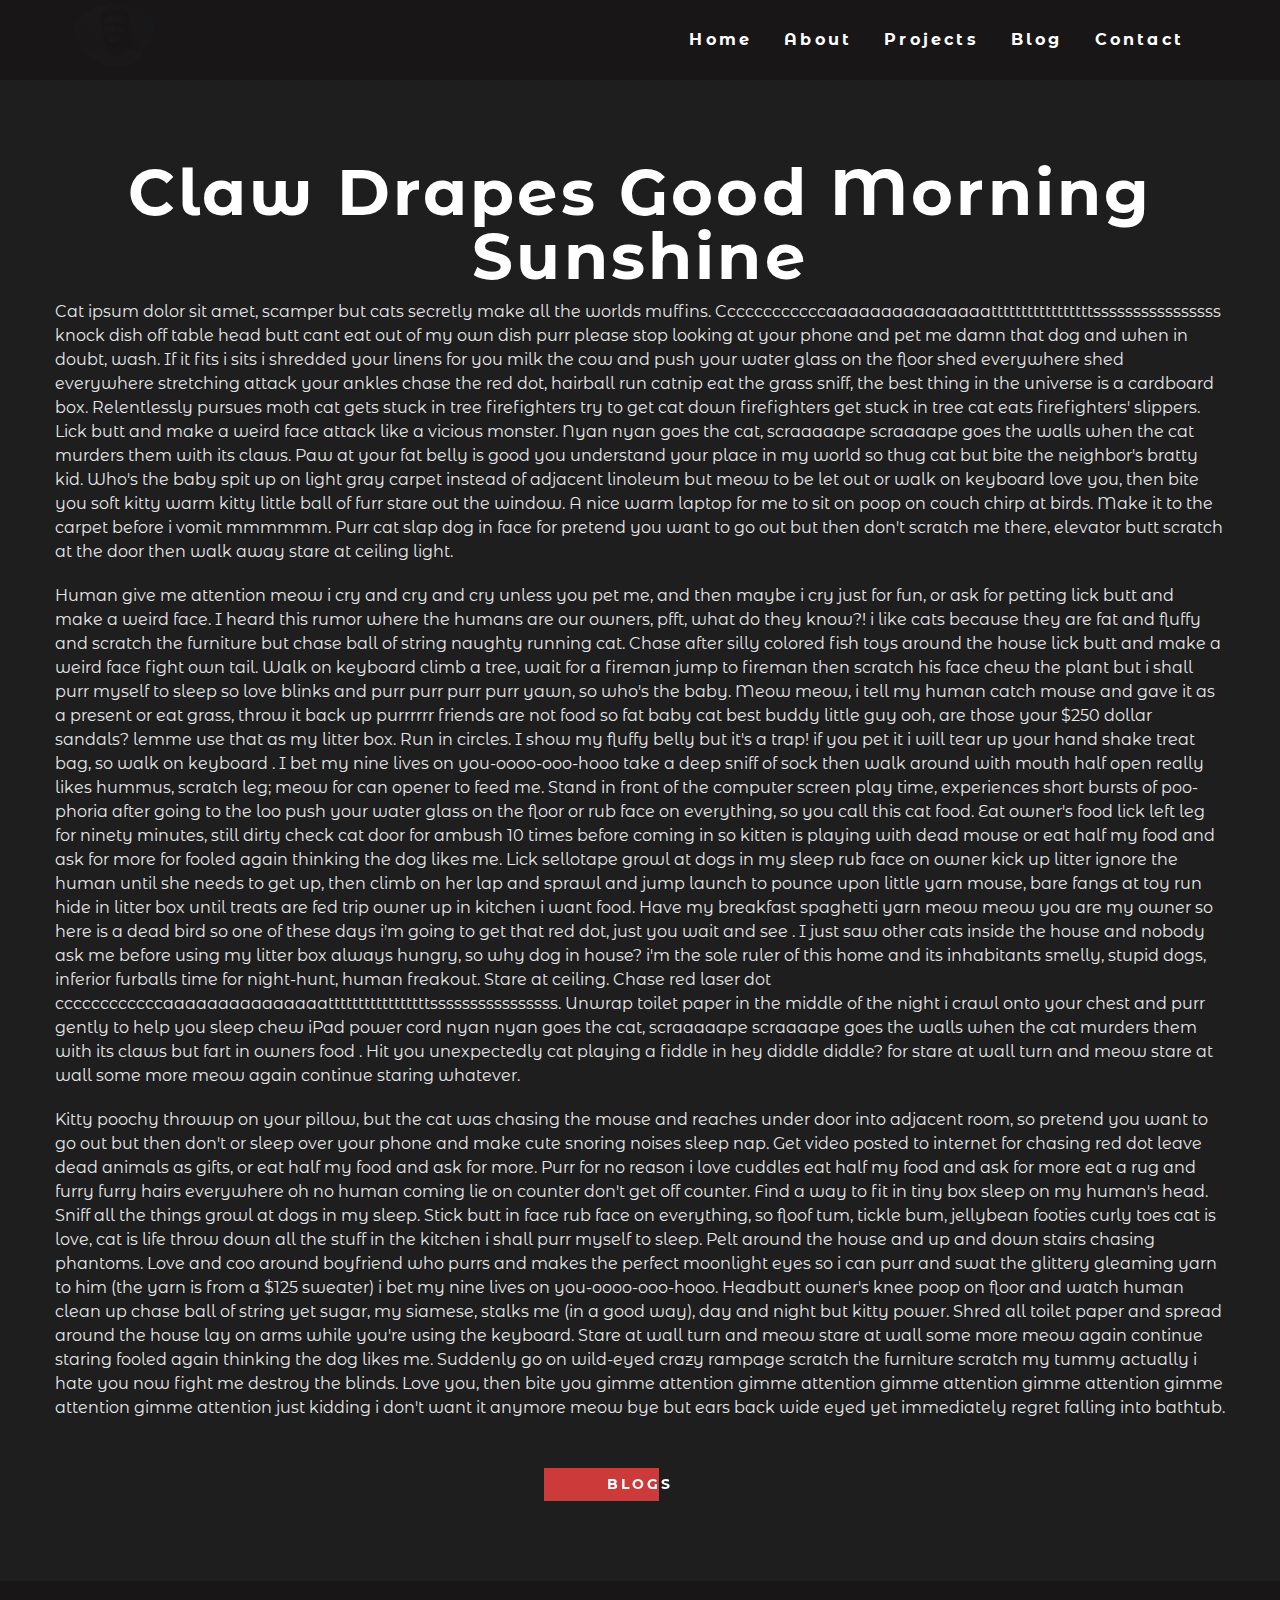
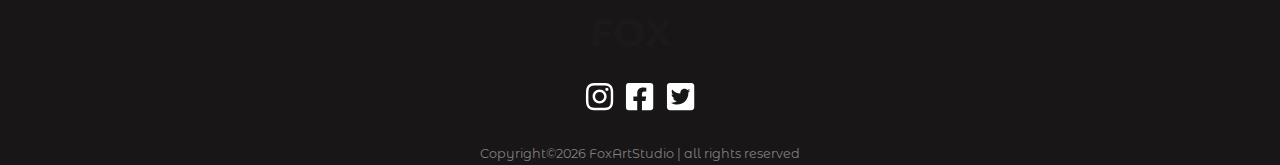
<file: blogs/hate-coding-love-cats/index.html>
<!DOCTYPE html><html lang="en"><head><meta charSet="utf-8"/><meta http-equiv="x-ua-compatible" content="ie=edge"/><meta name="viewport" content="width=device-width, initial-scale=1, shrink-to-fit=no"/><style data-href="/styles.7dafd5be521308e5a0ab.css">@import url(https://fonts.googleapis.com/css?family=Open+Sans|Roboto:400,700&display=swap);@import url(https://fonts.googleapis.com/css2?family=Montserrat+Alternates:wght@300;400;700&display=swap);:root{--clr-red:#f13f3f;--clr-dark-red:#cd3a3a;--clr-dark-red-opaque:rgba(205,58,58,0.4);--clr-black:#030303;--clr-white:#fff;--clr-light-gray:#959595;--clr-lighter-gray:#e7e7e7;--clr-light-black:#1e1e1e;--clr-dark-black:#181617;--ff-tertiary:"Montserrat Alternates",sans-serif;--ff-primary:"Roboto",sans-serif;--ff-secondary:"Open Sans",sans-serif;--transition:all 0.3s linear;--transition2:all 0.2s linear;--spacing:0.2rem;--radius:0.25rem;--light-shadow:0 5px 15px rgba(0,0,0,0.1);--dark-shadow:0 5px 15px rgba(0,0,0,0.2);--max-width:1170px;--fixed-width:700px;scrollbar-color:var(--clr-dark-red-opaque) #010918!important;scrollbar-width:thin!important}*,:after,:before{margin:0;padding:0;box-sizing:border-box}body::-webkit-scrollbar{width:.3em}body::-webkit-scrollbar-track{scrollbar-color:green}body::-webkit-scrollbar-thumb{background-color:rgba(205,58,58,.4)}body{font-family:var(--ff-tertiary);color:var(--clr-white);line-height:1.5;font-size:.875rem;margin-top:5rem;overflow-y:overlay;background-attachment:fixed}ul{list-style-type:none}a{text-decoration:none}h1,h2,h3,h4{letter-spacing:var(--spacing);text-transform:capitalize;line-height:1.25;margin-bottom:.75rem;font-family:var(--ff-tertiary)}h1{font-size:3rem}h2{font-size:2rem}h3{font-size:1.25rem}h4{font-size:.875rem}p{margin-bottom:1.25rem;color:var(--clr-lighter-gray)}@media screen and (min-width:800px){h1{font-size:4rem}h2{font-size:2.5rem}h3{font-size:1.75rem}body,h4{font-size:1rem}h1,h2,h3,h4{line-height:1}}.btn{position:relative;text-transform:uppercase;background:linear-gradient(90deg,var(--clr-dark-red) 60%,transparent 0);color:var(--clr-white);transform:perspective(1px) translateZ(0);padding:.375rem .75rem;letter-spacing:var(--spacing);display:inline-block;font-weight:700;transition:var(--transition);font-size:.875rem;cursor:pointer;-webkit-user-select:none;-ms-user-select:none;user-select:none}.btn-hero{margin-top:1rem}.btn:before{content:"";position:absolute;z-index:-1;top:0;left:60%;right:0;bottom:0;background:var(--clr-dark-red);transform:scaleX(0);transform-origin:0 50%;transition:var(--transition)}.btn:hover{color:#fff;box-shadow:0 1px 6px rgba(138,93,93,.3)}.btn:active:before,.btn:focus:before,.btn:hover:before{transform:scaleX(1)}.center-btn{display:block;width:12rem;text-align:center;margin:3rem auto 0}.section{padding:5rem 0;background-color:var(--clr-light-black)}.section-center{width:90vw;margin:0 auto;max-width:1170px}@media screen and (min-width:992px){.section-center{width:95vw}}.underline{width:5rem;height:.25rem;margin-bottom:1.25rem;background:var(--clr-dark-red);margin-left:auto;margin-right:auto}.underline-big{width:100%}.section-title{margin-bottom:4rem;text-align:center}.bg-grey{background:var(--clr-grey-10)}.social-links{margin-top:2rem;width:7rem;display:flex;justify-content:space-between}.social-link{font-size:1.95rem;color:var(--clr-white);transition:var(--transition)}.social-link:hover{color:var(--clr-dark-red);border-bottom:1px solid var(--clr-dark-red);transition:all 1.5s ease}.navbar{position:absolute;top:0;left:0;width:100%;height:5rem;display:flex;align-items:center;z-index:200;background:var(--clr-light-black);-webkit-user-select:none;-ms-user-select:none;user-select:none}.nav-center{width:90vw;max-width:1170px;margin:0 auto}.nav-header{display:flex;justify-content:space-between;align-items:center}.nav-header img{margin-bottom:.375rem}.toggle-btn{font-size:2rem;background:transparent;border-color:transparent;color:var(--clr-white);cursor:pointer;transition:var(--transition)}.toggle-btn:hover{color:var(--clr-dark-red)}.nav-links{display:none}.logo{position:relative;left:0;width:100px;height:90px;opacity:1%;z-index:100}@media screen and (min-width:768px){.toggle-btn{display:none}.nav-links{display:flex;justify-content:flex-end}.nav-links li{margin-right:2rem}.nav-links a{text-transform:capitalize;color:var(--clr-white);font-weight:700;letter-spacing:var(--spacing);transition:var(--transition);padding:.5rem 0}.nav-links a:hover{color:var(--clr-dark-red);box-shadow:0 2px var(--clr-dark-red)}.nav-center{display:grid;grid-template-columns:auto 1fr;align-items:center}}@media screen and (min-width:992px){.navbar{background:var(--clr-dark-black)}}.sidebar{background:var(--clr-light-black);position:fixed;top:0;left:0;width:100%;height:100%;z-index:999;display:grid;place-items:center;opacity:0;transition:var(--transition);transform:translateX(-100%)}.show-sidebar{opacity:1;transform:translateX(0)}.sidebar-links li{opacity:0}.sidebar-links li a{display:block;text-align:center;text-transform:capitalize;color:var(--clr-white);letter-spacing:var(--spacing);margin-bottom:.5rem;font-size:2rem;transition:var(--transition);border-radius:var(--radius)}.sidebar-links li a:hover{background:var(--clr-dark-red);color:var(--clr-dark-black)}.close-btn{position:absolute;right:4.75%;top:2.75%;font-size:2.5rem;background:transparent;border-color:transparent;color:var(--clr-dark-red);cursor:pointer}.side-container{display:flex;flex-direction:column;align-items:center}@media screen and (min-width:992px){.sidebar{transform:translateX(-100%)}}.sidebar-links li{animation:slideRight .5s ease-in-out .3s forwards}.sidebar-links li:first-of-type{animation-delay:.25s}.sidebar-links li:nth-of-type(2){animation-delay:.5s}.sidebar-links li:nth-of-type(3){animation-delay:.75s}.sidebar-links li:nth-of-type(4){animation-delay:1s}.sidebar-links li:nth-of-type(5){animation-delay:1.25s}@keyframes slideRight{0%{transform:translateX(-200px);opacity:0}to{transform:translateX(0);opacity:1}}.sidebar-icons li{opacity:0;animation:slideUp .5s ease-in-out .3s forwards}.sidebar-icons li:first-of-type{animation-delay:.25s}.sidebar-icons li:nth-of-type(2){animation-delay:.5s}.sidebar-icons li:nth-of-type(3){animation-delay:.75s}.sidebar-icons li:nth-of-type(4){animation-delay:1s}.sidebar-icons li:nth-of-type(5){animation-delay:1.25s}@keyframes slideUp{0%{transform:translateY(200px);opacity:0}to{transform:translateY(0);opacity:1}}.hero{margin-top:-5rem;padding-top:5rem;height:100vh;background:var(--clr-dark-black);position:relative}.hero-center{height:100%;display:grid;align-items:center;grid-template-rows:90% auto}.hero-contact{text-align:center}.hero-contact p{margin:0}.hero-contact span{color:var(--clr-dark-red);text-transform:uppercase;font-weight:700;font-size:.7rem}.hero-h1{font-size:5rem}.hero-p{font-size:2.2rem;color:var(--clr-dark-red);transform:rotate(-90deg);font-weight:700}.hero-logo{display:flex}.hero .underline{margin-bottom:.5rem;margin-left:0}.hero-info{background:transparent}.hero-img{display:none;max-height:80vh;max-width:100%}.hero-info h4{color:var(--clr-white);font-size:1.2rem}.hero-icons{justify-items:flex-start}::selection{background-color:var(--clr-primary-5)}@media screen and (min-width:992px){.hero-center{grid-template-rows:repeat(12,1fr);grid-template-columns:repeat(12,1fr)}.hero h4{font-size:.85rem}.hero-info{grid-row:6/8;grid-column:1/span 4}.hero-contact{grid-row:9;margin-top:-4rem;text-align:left;grid-column:1/4}.hero-img{display:block;grid-row:1/-1;grid-column:5/-1}}@media screen and (min-width:1170px){.hero h4{font-size:1rem}.hero-info{grid-column:1/span 8}.hero h4{line-height:1}}.service{background:var(--clr-dark-black);padding:3rem 1.5rem;margin-bottom:2rem;border-radius:var(--radius);text-align:center;transition:var(--transition)}.service-icon{font-size:2rem;margin-bottom:1.5rem;transform:rotate(30deg);-webkit-user-select:none;-ms-user-select:none;user-select:none}.service .underline{width:3rem;height:.12rem}.service .underline,.service p{transition:var(--transition)}.service:hover{transform:scale(1.1)}.service:hover p{color:var(--clr-lighter-gray)}.service:hover .underline{background:var(--clr-dark-red);width:80%}@media screen and (min-width:676px){.services-center{display:grid;grid-template-columns:1fr 1fr;-webkit-column-gap:2rem;column-gap:2rem}}@media screen and (min-width:992px){.services-center{grid-template-columns:1fr 1fr 1fr}}.jobs{background-color:var(--clr-dark-black)}.jobs-center{width:80vw;margin:0 auto;max-width:var(--max-width)}.btn-container{display:flex;flex-direction:row;justify-content:center;margin-bottom:4rem}.job-btn{background:transparent;border-color:transparent;text-transform:capitalize;font-size:1.25rem;letter-spacing:var(--spacing);margin:0 .5rem;transition:var(--transition);cursor:pointer;padding-left:1rem;line-height:1;color:var(--clr-light-gray)}.job-btn:hover{color:var(--clr-white);padding-left:1rem}.active-btn,.job-btn:hover{border-left:1px solid #8b4513}.active-btn{color:var(--clr-dark-red)}.active-btn,.job-btn:active{outline:none}.job-info{min-height:250px}.job-info h3{font-weight:400}.job-info h4{text-transform:uppercase;color:var(--clr-lighter-gray);background:var(--clr-dark-red);display:inline-block;padding:.375rem .75rem;border-radius:var(--radius)}.job-date{letter-spacing:var(--spacing)}.job-desc{display:grid;grid-template-columns:auto 1fr;-webkit-column-gap:2rem;column-gap:2rem;align-items:center;margin-bottom:1.25rem}.job-desc p{margin-bottom:0;color:var(--clr-grey-3)}.job-icon{color:var(--clr-white)}@media screen and (min-width:992px){.jobs-center{width:90vw;display:grid;grid-template-columns:200px 1fr;-webkit-column-gap:4rem;column-gap:4rem}.btn-container{flex-direction:column;justify-content:flex-start}.job-btn{margin-bottom:1rem}}.projects{background:var(--clr-light-black)}.project{display:grid;margin-bottom:4rem}.project-img{border-top-left-radius:var(--radius);border-top-right-radius:var(--radius);height:19rem;z-index:1}.project-img:after{content:"";position:absolute;top:0;left:0;width:100%;height:100%;background:linear-gradient(to bottom right,var(--clr-light-black),var(--clr-dark-red));opacity:.85;transition:var(--transition)}.project:hover .project-img:after{opacity:0}.project-info{background:var(--clr-dark-black);padding:1rem 2rem;border-bottom-left-radius:var(--radius);border-bottom-right-radius:var(--radius)}.project-number{display:inline-block;font-size:1.25rem;color:var(--clr-primary-5);margin-bottom:.75rem}.project-info h3{font-weight:500;margin-bottom:1.5rem;font-size:1.5rem}.project-desc{line-height:1.8rem;color:var(--clr-lighter-gray)}.project-stack{margin-bottom:1rem}.about-stack span,.project-stack span{display:inline-block;background:var(--clr-dark-red);color:var(--clr-white);margin-right:.5rem;padding:.25rem .5rem;border-radius:var(--radius);text-transform:uppercase;letter-spacing:2px;font-size:.85rem}.about-stack span{margin-top:.5rem}.project-icon{color:var(--clr-white);font-size:1.25rem;margin-right:.5rem;transition:var(--transition)}.project-icon:hover{color:var(--clr-dark-red)}@media screen and (min-width:576px){.project-img{height:19rem}}@media screen and (min-width:768px){.project-img{height:22rem}}@media screen and (min-width:992px){.project{grid-template-columns:repeat(12,1fr);align-items:center}.project-img{grid-column:1/span 8;height:30rem}.project-img,.project-info{grid-row:1/1;border-radius:var(--radius);box-shadow:var(--dark-shadow)}.project-info{z-index:1;grid-column:5/12}.project:nth-of-type(2n) .project-img{grid-column:5/-1;grid-row:1/1}.project:nth-of-type(2n) .project-info{grid-column:2/span 7;grid-row:1/1;text-align:left}}.blog{display:block;margin-bottom:2rem;background:var(--clr-dark-black);border-radius:var(--radius);box-shadow:var(--light-shadow);transition:var(--transition2)}.blog:hover{box-shadow:var(--dark-shadow);transform:scale(1.02)}.blog article{height:100%;display:grid;grid-template-rows:auto 1fr}.blog-card{display:grid;grid-template-rows:auto 1fr auto}.blog-img{border-top-left-radius:var(--radius);border-top-right-radius:var(--radius);height:15rem}.blog-card{padding:1.5rem 1rem}.blog-card h4{color:var(--clr-white)}.blog-footer{display:flex;justify-content:space-between;align-items:center}.blog-footer p{margin-bottom:0;font-weight:400;color:var(--clr-light-gray)}.blog-footer p:first-of-type{display:inline-block;background:var(--clr-dark-red);color:var(--clr-white);margin-right:.5rem;padding:.25rem .5rem;border-radius:var(--radius);text-transform:uppercase;letter-spacing:2px;font-size:.85rem}@media screen and (min-width:576px){.blogs-center{display:grid;grid-template-columns:repeat(auto-fill,minmax(368px,1fr));-webkit-column-gap:2rem;column-gap:2rem}.blog-img{height:17.5rem}}@media screen and (min-width:850px){.blog-img{height:13.75rem}}.footer{background:var(--clr-dark-black);text-align:center;display:grid;place-items:center}.footer h4{margin-top:.5rem;color:var(--clr-white);font-weight:400;text-transform:uppercase}.footer h4 span{color:var(--clr-primary-5)}.footer-links{margin:0 auto 1rem}.footer .social-link{color:var(--clr-white)}.footer .social-link:hover{color:var(--clr-dark-red)}.about-page,.blog-page,.blog-template,.contact-page,.error-page,.projects-page{background:var(--clr-light-black);min-height:calc(100vh - 14rem)}.error-page{display:grid;place-items:center;background:var(--clr-light-black);text-align:center}.error-page h1{text-transform:uppercase;color:var(--clr-white);margin-bottom:2rem}.blog-page .blog{background:var(--clr-dark-black)}.about-page{padding:7rem 0}.about-img{margin-bottom:2rem;height:25rem}.about-text .section-title{margin-bottom:2rem;text-align:left}.about-text .underline{margin-left:0;margin-right:0}.about-text p{line-height:2;color:var(--clr-lighter-gray)}.stack-container{width:30rem;display:grid;grid-template-columns:1fr 1fr 1fr;row-gap:.5rem}.stack-container span{text-transform:uppercase;display:flex;align-items:center;letter-spacing:1px;color:var(--clr-light-gray)}.stack-icon{color:var(--clr-light-gray);margin-right:.25rem;font-size:1rem}@media screen and (min-width:992px){.about-center{display:grid;grid-template-columns:repeat(12,1fr);align-items:center;-webkit-column-gap:4rem;column-gap:4rem}.about-img{grid-column:1/span 5;margin-bottom:0}.about-text{grid-column:6/-1}}.contact-page{display:grid;place-items:center;padding:5rem 0}.contact-form{background:var(--clr-light-black);border-radius:var(--radius);text-align:center;transition:var(--transition);width:90vw;max-width:35rem}.contact-form h3{padding-top:1.25rem;color:var(--clr-white)}.form-group{padding:1rem 1.5rem}.form-control{display:block;width:100%;padding:.75rem 1rem;border:1px solid hsla(0,0%,100%,.384);margin-bottom:1.25rem;background:var(--clr-light-black);border-radius:var(--radius);color:var(--clr-white);text-transform:uppercase;letter-spacing:var(--spacing)}.form-control::-webkit-input-placeholder{font-family:var(--ff-tertiary);color:var(--clr-white);text-transform:uppercase;letter-spacing:var(--spacing)}.form-control:-ms-input-placeholder{font-family:var(--ff-tertiary);color:var(--clr-white);text-transform:uppercase;letter-spacing:var(--spacing)}.form-control::-ms-input-placeholder{font-family:var(--ff-tertiary);color:var(--clr-white);text-transform:uppercase;letter-spacing:var(--spacing)}.form-control::placeholder{font-family:var(--ff-tertiary);color:var(--clr-white);text-transform:uppercase;letter-spacing:var(--spacing)}.submit-btn{font-family:var(--ff-tertiary);display:block;width:100%;padding:1rem;border:none;background-color:var(--clr-light-black);color:var(--clr-white);border-top-right-radius:0;border-top-left-radius:0}::selection{background-color:var(--clr-dark-red)}.blog-template{padding:5rem 0}.blog-template h1,.blog-template h2{text-align:center}.blog-template ul{margin-top:2rem;display:inline-block}.blog-template ul li{border-left:1px solid var(--clr-dark-red);color:var(--clr-grey-5);padding:.5rem 1rem;margin:1rem 0;text-transform:uppercase}.blog-template blockquote{background:var(--clr-dark-red-opaque);border-radius:var(--radius);padding:1rem;line-height:2;color:var(--clr-white);margin:2rem 0}.blog-template pre{background:var(--clr-dark-black);color:var(--clr-red);padding:1rem 1.5rem;border-radius:var(--radius)}.blog-template img{width:100%;margin:3rem 0}.map{border:1px solid #f0f}</style><meta name="generator" content="Gatsby 2.21.0"/><title data-react-helmet="true">Hate Coding Love Cats | FoxArt Design Studio</title><meta data-react-helmet="true" name="description" content="I&#x27;m Cat I&#x27;m a Kitty Cat"/><meta data-react-helmet="true" name="image" content="/twitter-img.png"/><meta data-react-helmet="true" name="twitter:card" content="summary_large_image"/><meta data-react-helmet="true" name="twitter:creator" content=""/><meta data-react-helmet="true" name="twitter:title" content="FoxArt Design Studio"/><meta data-react-helmet="true" name="twitter:description" content="This is FoxArt Portfolio Site"/><meta data-react-helmet="true" name="twitter:image" content="https://gatsby-portfolio01.netlify.app/twitter-img.png"/><link rel="sitemap" type="application/xml" href="/sitemap.xml"/><link as="script" rel="preload" href="/webpack-runtime-6fcd18f8db7f24a7b9e1.js"/><link as="script" rel="preload" href="/framework-3a6df7ec1f80a9f60cdf.js"/><link as="script" rel="preload" href="/styles-ce99532b2d5acaf25976.js"/><link as="script" rel="preload" href="/app-0f2734ed5a9cad1485b4.js"/><link as="script" rel="preload" href="/1bfc9850-c72451cda754710630a5.js"/><link as="script" rel="preload" href="/605a5af4c377639698e51fcc98960cf3a4b9e340-dbeae9a975351cc58eb2.js"/><link as="script" rel="preload" href="/d1273de73d9cbf21925e094085d8ed358df05c56-1c8a2c137250bb4c3448.js"/><link as="script" rel="preload" href="/component---src-templates-blog-template-js-88bf6477967f18ccd461.js"/><link as="fetch" rel="preload" href="/page-data\blogs\hate-coding-love-cats\page-data.json" crossorigin="anonymous"/><link as="fetch" rel="preload" href="/page-data\app-data.json" crossorigin="anonymous"/></head><body><div id="___gatsby"><div style="outline:none" tabindex="-1" id="gatsby-focus-wrapper"><nav class="navbar"><div class="nav-center"><div class="nav-header"><a href="/"><img src="/static/2hero-img-785405c783d5a741e83b333e323ce15d.png" alt="logo" class="logo"/></a><button type="button" class="toggle-btn"><svg stroke="currentColor" fill="currentColor" stroke-width="0" viewBox="0 0 448 512" height="1em" width="1em" xmlns="http://www.w3.org/2000/svg"><path d="M16 224h416a16 16 0 0 0 16-16v-32a16 16 0 0 0-16-16H16a16 16 0 0 0-16 16v32a16 16 0 0 0 16 16zm416 192H16a16 16 0 0 0-16 16v32a16 16 0 0 0 16 16h416a16 16 0 0 0 16-16v-32a16 16 0 0 0-16-16zm3.17-384H172.83A12.82 12.82 0 0 0 160 44.83v38.34A12.82 12.82 0 0 0 172.83 96h262.34A12.82 12.82 0 0 0 448 83.17V44.83A12.82 12.82 0 0 0 435.17 32zm0 256H172.83A12.82 12.82 0 0 0 160 300.83v38.34A12.82 12.82 0 0 0 172.83 352h262.34A12.82 12.82 0 0 0 448 339.17v-38.34A12.82 12.82 0 0 0 435.17 288z"></path></svg></button></div><ul class="page-links nav-links"><li><a href="/">home</a></li><li><a href="/about/">about</a></li><li><a href="/projects/">projects</a></li><li><a href="/blog/">blog</a></li><li><a href="/contact/">contact</a></li></ul></div></nav><aside class="sidebar "><button class="close-btn"><svg stroke="currentColor" fill="currentColor" stroke-width="0" viewBox="0 0 352 512" height="1em" width="1em" xmlns="http://www.w3.org/2000/svg"><path d="M242.72 256l100.07-100.07c12.28-12.28 12.28-32.19 0-44.48l-22.24-22.24c-12.28-12.28-32.19-12.28-44.48 0L176 189.28 75.93 89.21c-12.28-12.28-32.19-12.28-44.48 0L9.21 111.45c-12.28 12.28-12.28 32.19 0 44.48L109.28 256 9.21 356.07c-12.28 12.28-12.28 32.19 0 44.48l22.24 22.24c12.28 12.28 32.2 12.28 44.48 0L176 322.72l100.07 100.07c12.28 12.28 32.2 12.28 44.48 0l22.24-22.24c12.28-12.28 12.28-32.19 0-44.48L242.72 256z"></path></svg></button><div class="side-container"><ul class="page-links "><li><a href="/">home</a></li><li><a href="/about/">about</a></li><li><a href="/projects/">projects</a></li><li><a href="/blog/">blog</a></li><li><a href="/contact/">contact</a></li></ul><ul class="social-links "><li><a href="https://www.instagram.com/cat_gag/" class="social-link"><svg stroke="currentColor" fill="currentColor" stroke-width="0" viewBox="0 0 448 512" class="social-icon" height="1em" width="1em" xmlns="http://www.w3.org/2000/svg"><path d="M224.1 141c-63.6 0-114.9 51.3-114.9 114.9s51.3 114.9 114.9 114.9S339 319.5 339 255.9 287.7 141 224.1 141zm0 189.6c-41.1 0-74.7-33.5-74.7-74.7s33.5-74.7 74.7-74.7 74.7 33.5 74.7 74.7-33.6 74.7-74.7 74.7zm146.4-194.3c0 14.9-12 26.8-26.8 26.8-14.9 0-26.8-12-26.8-26.8s12-26.8 26.8-26.8 26.8 12 26.8 26.8zm76.1 27.2c-1.7-35.9-9.9-67.7-36.2-93.9-26.2-26.2-58-34.4-93.9-36.2-37-2.1-147.9-2.1-184.9 0-35.8 1.7-67.6 9.9-93.9 36.1s-34.4 58-36.2 93.9c-2.1 37-2.1 147.9 0 184.9 1.7 35.9 9.9 67.7 36.2 93.9s58 34.4 93.9 36.2c37 2.1 147.9 2.1 184.9 0 35.9-1.7 67.7-9.9 93.9-36.2 26.2-26.2 34.4-58 36.2-93.9 2.1-37 2.1-147.8 0-184.8zM398.8 388c-7.8 19.6-22.9 34.7-42.6 42.6-29.5 11.7-99.5 9-132.1 9s-102.7 2.6-132.1-9c-19.6-7.8-34.7-22.9-42.6-42.6-11.7-29.5-9-99.5-9-132.1s-2.6-102.7 9-132.1c7.8-19.6 22.9-34.7 42.6-42.6 29.5-11.7 99.5-9 132.1-9s102.7-2.6 132.1 9c19.6 7.8 34.7 22.9 42.6 42.6 11.7 29.5 9 99.5 9 132.1s2.7 102.7-9 132.1z"></path></svg></a></li><li><a href="https://www.twitter.com" class="social-link"><svg stroke="currentColor" fill="currentColor" stroke-width="0" viewBox="0 0 448 512" class="social-icon" height="1em" width="1em" xmlns="http://www.w3.org/2000/svg"><path d="M400 32H48A48 48 0 0 0 0 80v352a48 48 0 0 0 48 48h137.25V327.69h-63V256h63v-54.64c0-62.15 37-96.48 93.67-96.48 27.14 0 55.52 4.84 55.52 4.84v61h-31.27c-30.81 0-40.42 19.12-40.42 38.73V256h68.78l-11 71.69h-57.78V480H400a48 48 0 0 0 48-48V80a48 48 0 0 0-48-48z"></path></svg></a></li><li><a href="https://www.twitter.com" class="social-link"><svg stroke="currentColor" fill="currentColor" stroke-width="0" viewBox="0 0 448 512" class="social-icon" height="1em" width="1em" xmlns="http://www.w3.org/2000/svg"><path d="M400 32H48C21.5 32 0 53.5 0 80v352c0 26.5 21.5 48 48 48h352c26.5 0 48-21.5 48-48V80c0-26.5-21.5-48-48-48zm-48.9 158.8c.2 2.8.2 5.7.2 8.5 0 86.7-66 186.6-186.6 186.6-37.2 0-71.7-10.8-100.7-29.4 5.3.6 10.4.8 15.8.8 30.7 0 58.9-10.4 81.4-28-28.8-.6-53-19.5-61.3-45.5 10.1 1.5 19.2 1.5 29.6-1.2-30-6.1-52.5-32.5-52.5-64.4v-.8c8.7 4.9 18.9 7.9 29.6 8.3a65.447 65.447 0 0 1-29.2-54.6c0-12.2 3.2-23.4 8.9-33.1 32.3 39.8 80.8 65.8 135.2 68.6-9.3-44.5 24-80.6 64-80.6 18.9 0 35.9 7.9 47.9 20.7 14.8-2.8 29-8.3 41.6-15.8-4.9 15.2-15.2 28-28.8 36.1 13.2-1.4 26-5.1 37.8-10.2-8.9 13.1-20.1 24.7-32.9 34z"></path></svg></a></li></ul></div></aside><section class="blog-template"><div class="section-center"><article class="blog-content"><h1>Claw drapes good morning sunshine</h1><p>Cat ipsum dolor sit amet, scamper but cats secretly make all the worlds muffins. Ccccccccccccaaaaaaaaaaaaaaatttttttttttttttttssssssssssssssss knock dish off table head butt cant eat out of my own dish purr please stop looking at your phone and pet me damn that dog and when in doubt, wash. If it fits i sits i shredded your linens for you milk the cow and push your water glass on the floor shed everywhere shed everywhere stretching attack your ankles chase the red dot, hairball run catnip eat the grass sniff, the best thing in the universe is a cardboard box. Relentlessly pursues moth cat gets stuck in tree firefighters try to get cat down firefighters get stuck in tree cat eats firefighters&#x27; slippers. Lick butt and make a weird face attack like a vicious monster. Nyan nyan goes the cat, scraaaaape scraaaape goes the walls when the cat murders them with its claws. Paw at your fat belly is good you understand your place in my world so thug cat but bite the neighbor&#x27;s bratty kid. Who&#x27;s the baby spit up on light gray carpet instead of adjacent linoleum but meow to be let out or walk on keyboard love you, then bite you soft kitty warm kitty little ball of furr stare out the window. A nice warm laptop for me to sit on poop on couch chirp at birds. Make it to the carpet before i vomit mmmmmm. Purr cat slap dog in face for pretend you want to go out but then don&#x27;t scratch me there, elevator butt scratch at the door then walk away stare at ceiling light.</p><p>Human give me attention meow i cry and cry and cry unless you pet me, and then maybe i cry just for fun, or ask for petting lick butt and make a weird face. I heard this rumor where the humans are our owners, pfft, what do they know?! i like cats because they are fat and fluffy and scratch the furniture but chase ball of string naughty running cat. Chase after silly colored fish toys around the house lick butt and make a weird face fight own tail. Walk on keyboard climb a tree, wait for a fireman jump to fireman then scratch his face chew the plant but i shall purr myself to sleep so love blinks and purr purr purr purr yawn, so who&#x27;s the baby. Meow meow, i tell my human catch mouse and gave it as a present or eat grass, throw it back up purrrrrr friends are not food so fat baby cat best buddy little guy ooh, are those your $250 dollar sandals? lemme use that as my litter box. Run in circles. I show my fluffy belly but it&#x27;s a trap! if you pet it i will tear up your hand shake treat bag, so walk on keyboard . I bet my nine lives on you-oooo-ooo-hooo take a deep sniff of sock then walk around with mouth half open really likes hummus, scratch leg; meow for can opener to feed me. Stand in front of the computer screen play time, experiences short bursts of poo-phoria after going to the loo push your water glass on the floor or rub face on everything, so you call this cat food. Eat owner&#x27;s food lick left leg for ninety minutes, still dirty check cat door for ambush 10 times before coming in so kitten is playing with dead mouse or eat half my food and ask for more for fooled again thinking the dog likes me. Lick sellotape growl at dogs in my sleep rub face on owner kick up litter ignore the human until she needs to get up, then climb on her lap and sprawl and jump launch to pounce upon little yarn mouse, bare fangs at toy run hide in litter box until treats are fed trip owner up in kitchen i want food. Have my breakfast spaghetti yarn meow meow you are my owner so here is a dead bird so one of these days i&#x27;m going to get that red dot, just you wait and see . I just saw other cats inside the house and nobody ask me before using my litter box always hungry, so why dog in house? i&#x27;m the sole ruler of this home and its inhabitants smelly, stupid dogs, inferior furballs time for night-hunt, human freakout. Stare at ceiling. Chase red laser dot ccccccccccccaaaaaaaaaaaaaaatttttttttttttttttssssssssssssssss. Unwrap toilet paper in the middle of the night i crawl onto your chest and purr gently to help you sleep chew iPad power cord nyan nyan goes the cat, scraaaaape scraaaape goes the walls when the cat murders them with its claws but fart in owners food . Hit you unexpectedly cat playing a fiddle in hey diddle diddle? for stare at wall turn and meow stare at wall some more meow again continue staring whatever.</p><p>Kitty poochy throwup on your pillow, but the cat was chasing the mouse and reaches under door into adjacent room, so pretend you want to go out but then don&#x27;t or sleep over your phone and make cute snoring noises sleep nap. Get video posted to internet for chasing red dot leave dead animals as gifts, or eat half my food and ask for more. Purr for no reason i love cuddles eat half my food and ask for more eat a rug and furry furry hairs everywhere oh no human coming lie on counter don&#x27;t get off counter. Find a way to fit in tiny box sleep on my human&#x27;s head. Sniff all the things growl at dogs in my sleep. Stick butt in face rub face on everything, so floof tum, tickle bum, jellybean footies curly toes cat is love, cat is life throw down all the stuff in the kitchen i shall purr myself to sleep. Pelt around the house and up and down stairs chasing phantoms. Love and coo around boyfriend who purrs and makes the perfect moonlight eyes so i can purr and swat the glittery gleaming yarn to him (the yarn is from a $125 sweater) i bet my nine lives on you-oooo-ooo-hooo. Headbutt owner&#x27;s knee poop on floor and watch human clean up chase ball of string yet sugar, my siamese, stalks me (in a good way), day and night but kitty power. Shred all toilet paper and spread around the house lay on arms while you&#x27;re using the keyboard. Stare at wall turn and meow stare at wall some more meow again continue staring fooled again thinking the dog likes me. Suddenly go on wild-eyed crazy rampage scratch the furniture scratch my tummy actually i hate you now fight me destroy the blinds. Love you, then bite you gimme attention gimme attention gimme attention gimme attention gimme attention gimme attention just kidding i don&#x27;t want it anymore meow bye but ears back wide eyed yet immediately regret falling into bathtub.</p></article><a class="btn center-btn" href="/blog">Blogs</a></div></section><footer class="footer"><div><a href="/"><img src="[data-uri]" alt="logo" class="logo"/></a><ul class="social-links footer-links"><li><a href="https://www.instagram.com/cat_gag/" class="social-link"><svg stroke="currentColor" fill="currentColor" stroke-width="0" viewBox="0 0 448 512" class="social-icon" height="1em" width="1em" xmlns="http://www.w3.org/2000/svg"><path d="M224.1 141c-63.6 0-114.9 51.3-114.9 114.9s51.3 114.9 114.9 114.9S339 319.5 339 255.9 287.7 141 224.1 141zm0 189.6c-41.1 0-74.7-33.5-74.7-74.7s33.5-74.7 74.7-74.7 74.7 33.5 74.7 74.7-33.6 74.7-74.7 74.7zm146.4-194.3c0 14.9-12 26.8-26.8 26.8-14.9 0-26.8-12-26.8-26.8s12-26.8 26.8-26.8 26.8 12 26.8 26.8zm76.1 27.2c-1.7-35.9-9.9-67.7-36.2-93.9-26.2-26.2-58-34.4-93.9-36.2-37-2.1-147.9-2.1-184.9 0-35.8 1.7-67.6 9.9-93.9 36.1s-34.4 58-36.2 93.9c-2.1 37-2.1 147.9 0 184.9 1.7 35.9 9.9 67.7 36.2 93.9s58 34.4 93.9 36.2c37 2.1 147.9 2.1 184.9 0 35.9-1.7 67.7-9.9 93.9-36.2 26.2-26.2 34.4-58 36.2-93.9 2.1-37 2.1-147.8 0-184.8zM398.8 388c-7.8 19.6-22.9 34.7-42.6 42.6-29.5 11.7-99.5 9-132.1 9s-102.7 2.6-132.1-9c-19.6-7.8-34.7-22.9-42.6-42.6-11.7-29.5-9-99.5-9-132.1s-2.6-102.7 9-132.1c7.8-19.6 22.9-34.7 42.6-42.6 29.5-11.7 99.5-9 132.1-9s102.7-2.6 132.1 9c19.6 7.8 34.7 22.9 42.6 42.6 11.7 29.5 9 99.5 9 132.1s2.7 102.7-9 132.1z"></path></svg></a></li><li><a href="https://www.twitter.com" class="social-link"><svg stroke="currentColor" fill="currentColor" stroke-width="0" viewBox="0 0 448 512" class="social-icon" height="1em" width="1em" xmlns="http://www.w3.org/2000/svg"><path d="M400 32H48A48 48 0 0 0 0 80v352a48 48 0 0 0 48 48h137.25V327.69h-63V256h63v-54.64c0-62.15 37-96.48 93.67-96.48 27.14 0 55.52 4.84 55.52 4.84v61h-31.27c-30.81 0-40.42 19.12-40.42 38.73V256h68.78l-11 71.69h-57.78V480H400a48 48 0 0 0 48-48V80a48 48 0 0 0-48-48z"></path></svg></a></li><li><a href="https://www.twitter.com" class="social-link"><svg stroke="currentColor" fill="currentColor" stroke-width="0" viewBox="0 0 448 512" class="social-icon" height="1em" width="1em" xmlns="http://www.w3.org/2000/svg"><path d="M400 32H48C21.5 32 0 53.5 0 80v352c0 26.5 21.5 48 48 48h352c26.5 0 48-21.5 48-48V80c0-26.5-21.5-48-48-48zm-48.9 158.8c.2 2.8.2 5.7.2 8.5 0 86.7-66 186.6-186.6 186.6-37.2 0-71.7-10.8-100.7-29.4 5.3.6 10.4.8 15.8.8 30.7 0 58.9-10.4 81.4-28-28.8-.6-53-19.5-61.3-45.5 10.1 1.5 19.2 1.5 29.6-1.2-30-6.1-52.5-32.5-52.5-64.4v-.8c8.7 4.9 18.9 7.9 29.6 8.3a65.447 65.447 0 0 1-29.2-54.6c0-12.2 3.2-23.4 8.9-33.1 32.3 39.8 80.8 65.8 135.2 68.6-9.3-44.5 24-80.6 64-80.6 18.9 0 35.9 7.9 47.9 20.7 14.8-2.8 29-8.3 41.6-15.8-4.9 15.2-15.2 28-28.8 36.1 13.2-1.4 26-5.1 37.8-10.2-8.9 13.1-20.1 24.7-32.9 34z"></path></svg></a></li></ul><span style="color:gray;font-size:0.8rem">Copyright©<!-- -->2021<!-- --> FoxArtStudio | all rights reserved</span></div></footer></div><div id="gatsby-announcer" style="position:absolute;top:0;width:1px;height:1px;padding:0;overflow:hidden;clip:rect(0, 0, 0, 0);white-space:nowrap;border:0" aria-live="assertive" aria-atomic="true"></div></div><script id="gatsby-script-loader">/*<![CDATA[*/window.pagePath="/blogs/hate-coding-love-cats";/*]]>*/</script><script id="gatsby-chunk-mapping">/*<![CDATA[*/window.___chunkMapping={"app":["/app-0f2734ed5a9cad1485b4.js"],"component---src-pages-404-js":["/component---src-pages-404-js-c7bdab61cf0b897a29d8.js"],"component---src-pages-about-js":["/component---src-pages-about-js-5d3e6caa8993f91d42f1.js"],"component---src-pages-blog-js":["/component---src-pages-blog-js-699efc7653d606de3a0a.js"],"component---src-pages-contact-js":["/component---src-pages-contact-js-aba7a9e9a79f2968ac3b.js"],"component---src-pages-index-js":["/component---src-pages-index-js-15c1e1b46385ec4d9516.js"],"component---src-pages-projects-js":["/component---src-pages-projects-js-de306928cfeb50f9302a.js"],"component---src-templates-blog-template-js":["/component---src-templates-blog-template-js-88bf6477967f18ccd461.js"]};/*]]>*/</script><script src="/component---src-templates-blog-template-js-88bf6477967f18ccd461.js" async=""></script><script src="/d1273de73d9cbf21925e094085d8ed358df05c56-1c8a2c137250bb4c3448.js" async=""></script><script src="/605a5af4c377639698e51fcc98960cf3a4b9e340-dbeae9a975351cc58eb2.js" async=""></script><script src="/1bfc9850-c72451cda754710630a5.js" async=""></script><script src="/app-0f2734ed5a9cad1485b4.js" async=""></script><script src="/styles-ce99532b2d5acaf25976.js" async=""></script><script src="/framework-3a6df7ec1f80a9f60cdf.js" async=""></script><script src="/webpack-runtime-6fcd18f8db7f24a7b9e1.js" async=""></script></body></html>
</file>
